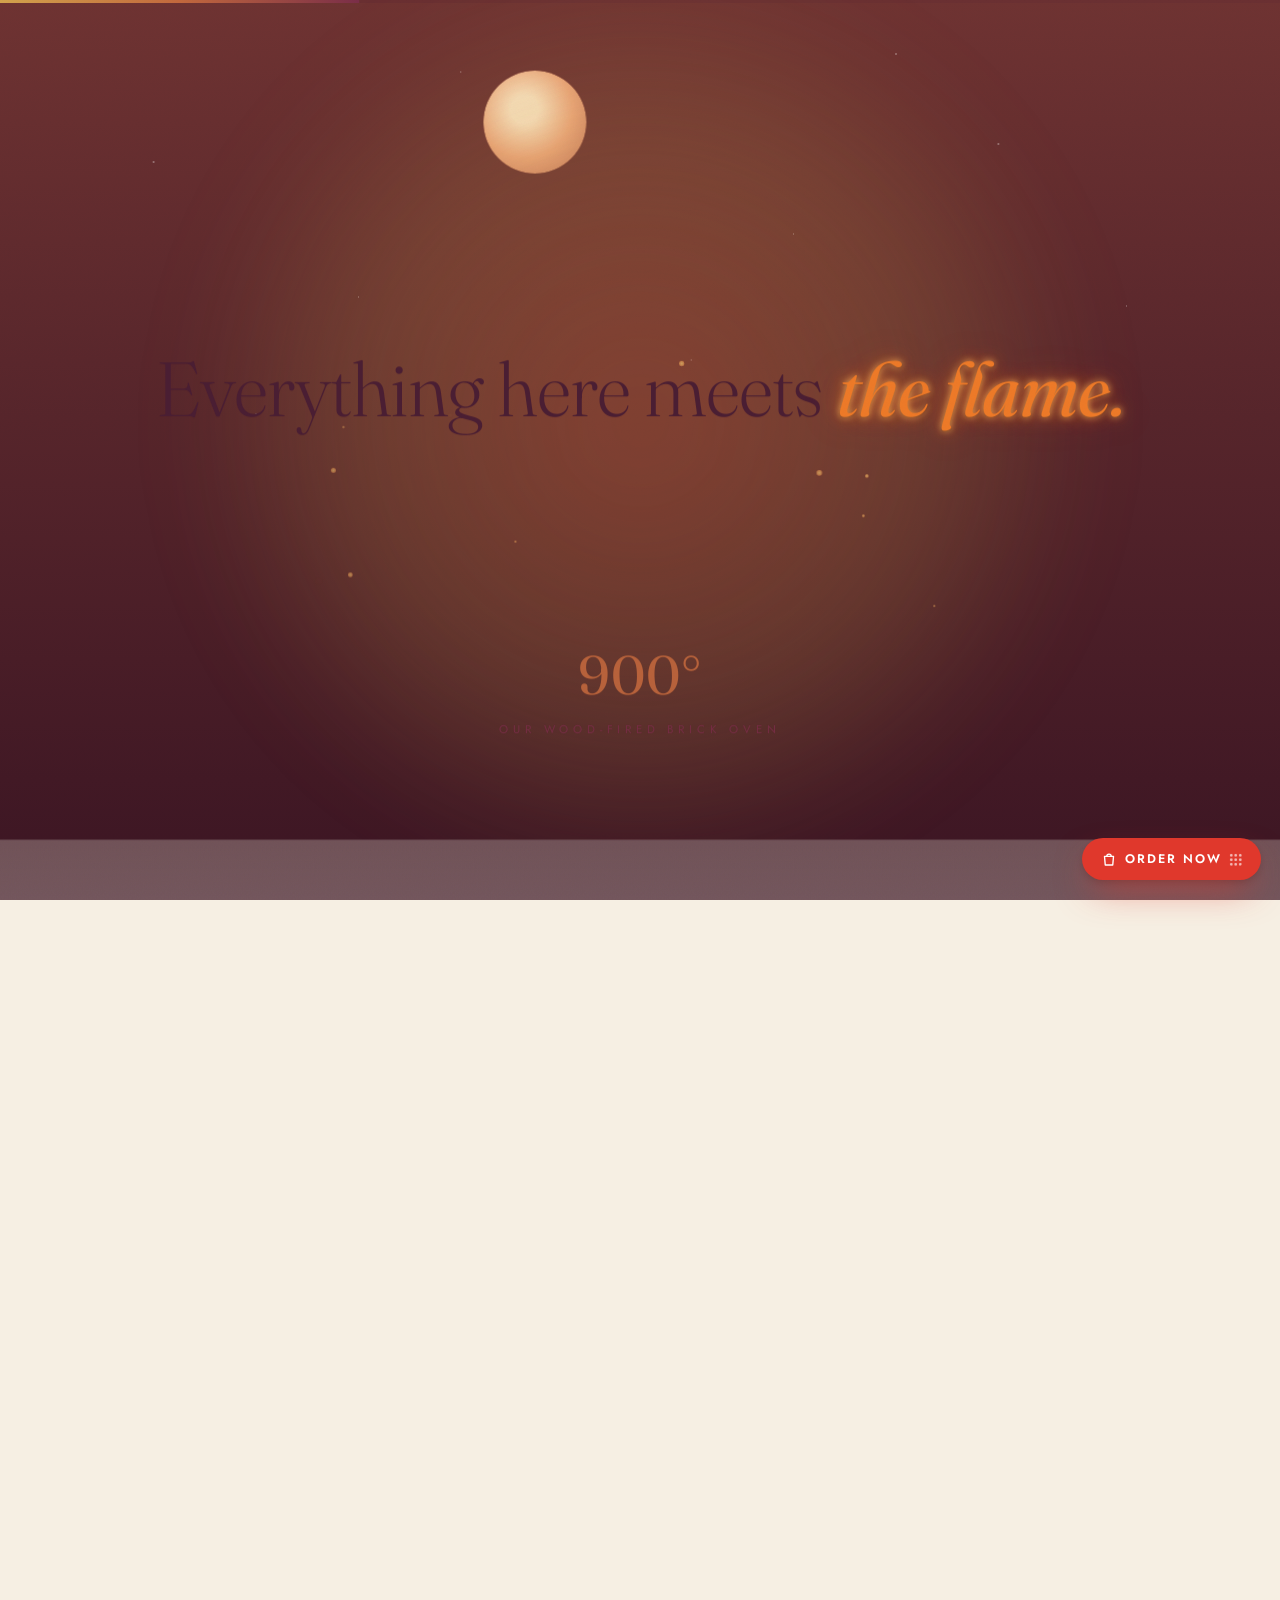
<file: index.html>
<!DOCTYPE html>
<html lang="en">
<head>
<meta charset="UTF-8">
<meta name="viewport" content="width=device-width, initial-scale=1.0">

<!-- ===== SEO: primary meta ===== -->
<title>Brindis Bistro &amp; Bar — Wood-Fired Mediterranean &amp; Turkish, Green Valley AZ</title>
<meta name="description" content="Wood-fired Turkish &amp; Mediterranean in Green Valley, AZ — 900&deg;F brick-oven pides, kebabs &amp; mezze, misted patio, sangria &amp; live music. Tue&ndash;Sun &middot; 520-849-6188.">
<link rel="canonical" href="https://www.brindisbistrobar.com/">
<!-- GO-LIVE: delete the next line to allow indexing (see GO-LIVE.md) -->
<meta name="robots" content="noindex, nofollow">
<meta name="author" content="Brindis Bistro &amp; Bar">
<meta name="theme-color" content="#4A1E33">
<meta name="geo.region" content="US-AZ">
<meta name="geo.placename" content="Green Valley">
<meta name="geo.position" content="31.8540;-110.9937">
<meta name="ICBM" content="31.8540, -110.9937">
<!-- GO-LIVE: add your Google Search Console verification meta here -->

<!-- ===== Open Graph / Twitter (social cards) ===== -->
<meta property="og:type" content="restaurant">
<meta property="og:site_name" content="Brindis Bistro &amp; Bar">
<meta property="og:title" content="Brindis Bistro &amp; Bar — Wood-Fired Mediterranean &amp; Turkish in Green Valley, AZ">
<meta property="og:description" content="900&deg;F brick-oven pides &amp; kebabs, quick lunches on the misted patio, dinners with wine, sangria &amp; live music. Green Valley, Arizona.">
<meta property="og:url" content="https://www.brindisbistrobar.com/">
<meta property="og:image" content="https://www.brindisbistrobar.com/assets/og-brindis.jpg">
<meta property="og:image:width" content="1200">
<meta property="og:image:height" content="630">
<meta property="og:locale" content="en_US">
<meta name="twitter:card" content="summary_large_image">
<meta name="twitter:title" content="Brindis Bistro &amp; Bar — Wood-Fired Mediterranean &amp; Turkish, Green Valley AZ">
<meta name="twitter:description" content="900&deg;F brick-oven pides &amp; kebabs, misted patio, sangria &amp; live music in Green Valley, Arizona.">
<meta name="twitter:image" content="https://www.brindisbistrobar.com/assets/og-brindis.jpg">

<!-- ===== icons / manifest ===== -->
<link rel="icon" href="favicon.ico" sizes="any">
<link rel="apple-touch-icon" href="apple-touch-icon.png">
<link rel="manifest" href="site.webmanifest">

<!-- ===== fonts (preconnected) ===== -->
<link rel="preconnect" href="https://fonts.googleapis.com">
<link rel="preconnect" href="https://fonts.gstatic.com" crossorigin>
<link href="https://fonts.googleapis.com/css2?family=Fraunces:ital,opsz,wght@0,9..144,300..600;1,9..144,300..600&family=Jost:wght@300;400;500;600&display=swap" rel="stylesheet">
<link rel="preload" as="image" imagesrcset="assets/brindis-logo-520.webp 520w, assets/brindis-logo-1040.webp 1040w" imagesizes="(max-width: 650px) 80vw, 520px" type="image/webp">

<link rel="stylesheet" href="css/base.css?v=3">
<link rel="stylesheet" href="css/styles.css?v=11">

<!-- ===== Structured data: Restaurant + WebSite (Schema.org JSON-LD) ===== -->
<script type="application/ld+json">
{
  "@context": "https://schema.org",
  "@graph": [
    {
      "@type": "Restaurant",
      "@id": "https://www.brindisbistrobar.com/#restaurant",
      "name": "Brindis Bistro & Bar",
      "alternateName": "Brindis Mediterranean Cuisine",
      "url": "https://www.brindisbistrobar.com/",
      "image": [
        "https://www.brindisbistrobar.com/assets/og-brindis.jpg",
        "https://www.brindisbistrobar.com/assets/brindis-logo.png"
      ],
      "logo": "https://www.brindisbistrobar.com/assets/brindis-logo.png",
      "description": "Wood-fired Mediterranean and Turkish restaurant and bar in Green Valley, Arizona — pides, lahmacun, kebabs and mezze from a 900-degree brick oven, quick lunches on a large misted patio and full dinners with wine, sangria and live music.",
      "servesCuisine": ["Mediterranean", "Turkish", "Middle Eastern"],
      "priceRange": "$$",
      "telephone": "+1-520-849-6188",
      "acceptsReservations": "True",
      "foundingDate": "2024",
      "address": {
        "@type": "PostalAddress",
        "streetAddress": "180 W Continental Rd #178",
        "addressLocality": "Green Valley",
        "addressRegion": "AZ",
        "postalCode": "85614",
        "addressCountry": "US"
      },
      "geo": {
        "@type": "GeoCoordinates",
        "latitude": "31.8540",
        "longitude": "-110.9937"
      },
      "areaServed": ["Green Valley", "Sahuarita", "Tucson"],
      "hasMenu": "https://www.brindisbistrobar.com/menu/",
      "potentialAction": {
        "@type": "OrderAction",
        "target": "https://www.toasttab.com/local/order/brindis-bistro-and-bar-180-w-continental-rd-178"
      },
      "openingHoursSpecification": [
        { "@type": "OpeningHoursSpecification", "dayOfWeek": ["Tuesday","Wednesday","Thursday","Friday","Saturday"], "opens": "11:00", "closes": "20:00" },
        { "@type": "OpeningHoursSpecification", "dayOfWeek": "Sunday", "opens": "11:00", "closes": "18:00" }
      ],
      "sameAs": [
        "https://www.instagram.com/brindismediterranean",
        "https://www.yelp.com/biz/brindis-bistro-green-valley"
      ]
    },
    {
      "@type": "WebSite",
      "@id": "https://www.brindisbistrobar.com/#website",
      "url": "https://www.brindisbistrobar.com/",
      "name": "Brindis Bistro & Bar",
      "publisher": { "@id": "https://www.brindisbistrobar.com/#restaurant" }
    }
  ]
}
</script>
</head>
<body>

<!-- ============ ATMOSPHERE — day → night sky (fixed, behind everything) ============ -->
<div class="sky" id="sky" aria-hidden="true">
  <div class="sky-grad"></div>
  <div class="sky-stars"></div>
  <div class="orb" id="orb"></div>
</div>

<!-- ============ FIXED UI (outside smooth wrapper) ============ -->
<div class="grain" aria-hidden="true"></div>

<nav class="site-nav" id="siteNav" aria-label="Main">
  <a class="nav-brand" href="/">Brindis <span class="amp">Bistro &amp; Bar</span></a>
  <div class="nav-links">
    <a href="/menu/">Menu</a>
    <a href="/about/">About</a>
    <a href="/events/">Events</a>
    <a href="/contact/">Contact</a>
    <a class="nav-call" href="tel:5208496188">520-849-6188</a>
  </div>
</nav>

<div class="preloader" id="preloader" aria-hidden="true">
  <div class="pre-inner">
    <span class="pre-mark">B</span>
    <span class="pre-word" id="preWord">BRINDIS</span>
    <span class="pre-rule"><i id="preRule"></i></span>
    <span class="pre-sub">Authentic Woodfire Cuisine</span>
  </div>
</div>

<div class="scroll-progress" aria-hidden="true"><i id="progressBar"></i></div>

<!-- floating, draggable ORDER NOW → Toast online ordering (repeat guests can skip straight here) -->
<a class="order-now" id="orderNow" href="https://www.toasttab.com/local/order/brindis-bistro-and-bar-180-w-continental-rd-178" target="_blank" rel="noopener" aria-label="Order online from Brindis Bistro & Bar">
  <svg viewBox="0 0 24 24" aria-hidden="true"><path d="M6 8.5h12l-1 11.5H7L6 8.5Z"/><path d="M9 8.5a3 3 0 0 1 6 0"/></svg>
  <span>Order Now</span>
  <i class="order-grip" aria-hidden="true"></i>
</a>

<!-- ============ SMOOTH SCROLL CONTENT ============ -->
<div id="smooth-wrapper">
<div id="smooth-content">
<main>

  <!-- crawlable intro + NAP (visually hidden; the visual story is told in the acts below) -->
  <p class="sr-only">Brindis Bistro &amp; Bar (Brindis Mediterranean Cuisine) is a wood-fired Mediterranean and Turkish restaurant and bar at 180 W Continental Rd #178 in Green Valley, Arizona. Our 900-degree brick oven turns out hand-stretched pides, lahmacun, shish kebabs, mezze with tzatziki and grilled pita, and baklava. By day we serve quick wood-fired pide lunches on our large misted patio; by night, a full Mediterranean dinner with wine, house sangria, live music, indoor dining and a cozy bar. Open Tuesday through Sunday from 11am — early dinner welcome. Order online, dine in, or call <a href="tel:5208496188">520-849-6188</a>. See the <a href="/menu/">full menu</a>, our <a href="/about/">story</a>, <a href="/events/">live music nights</a>, and <a href="/contact/">directions and reservations</a>.</p>

  <!-- ===== ACT 1 — HERO ===== -->
  <section class="hero" id="hero">
    <div class="ember-field" id="emberHero" aria-hidden="true"></div>
    <div class="hero-emblem" aria-hidden="true"></div>
    <div class="hero-inner">
      <p class="kicker hero-kicker">Green Valley &middot; Arizona</p>
      <picture>
        <source type="image/webp" srcset="assets/brindis-logo-520.webp 520w, assets/brindis-logo-1040.webp 1040w" sizes="(max-width: 650px) 80vw, 520px">
        <img class="hero-logo" src="assets/brindis-logo.png" alt="Brindis Bistro &amp; Bar" width="1800" height="1005" fetchpriority="high" decoding="async">
      </picture>
      <h1 class="hero-title">
        <span class="line">Authentic <em>Wood-Fired</em></span>
        <span class="line">Mediterranean Cuisine</span>
      </h1>
      <p class="hero-tag">Turkish &amp; Mediterranean &middot; Est.&nbsp;2024</p>
    </div>
    <div class="scroll-cue" aria-hidden="true"><span>Scroll</span><i></i></div>
  </section>

  <!-- ===== ACT 2 — THE FIRE (pinned story) ===== -->
  <section class="fire" id="fire">
    <div class="fire-stage">
      <div class="fire-line" data-dir="up"><span class="t">It begins with <em>fire.</em></span></div>
      <div class="fire-line" data-dir="left"><span class="t">Olive wood, sea salt, <em>a little patience.</em></span></div>
      <div class="fire-line" data-dir="right"><span class="t">Recipes carried from <em>Anatolia</em> to the Sonoran desert.</span></div>
      <div class="fire-line" data-dir="scale"><span class="t">Everything here meets <em>the flame.</em></span></div>
    </div>
    <div class="fire-glow" aria-hidden="true"></div>
    <div class="oven-temp" aria-hidden="true"><b id="ovenTemp">0&deg;</b><span>Our wood-fired brick oven</span></div>
  </section>

  <!-- ===== ACT 3 — BY DAY: QUICK WOOD-FIRED FLATBREAD LUNCH ===== -->
  <section class="lunch" id="lunch">
    <div class="wrap">
      <header class="lunch-head">
        <p class="kicker">By Day &middot; On the Patio</p>
        <h2 class="sect-title">Wood-Fired<br><em>Flatbread, Fast</em></h2>
        <p class="sect-lede">Hand-stretched pide dough blistered in the 900-degree brick oven in about ninety seconds, carried straight to our big misted patio. A quick, bright Mediterranean lunch.</p>
        <svg class="bake" viewBox="0 0 240 160" aria-hidden="true">
          <path id="breadCooked" d="M120 22 C170 12 226 52 214 84 C228 118 168 152 116 138 C68 150 12 110 26 76 C14 44 74 32 120 22 Z"/>
          <path id="breadMorph" d="M120 20 C172 20 220 47 220 80 C220 113 172 140 120 140 C68 140 20 113 20 80 C20 47 68 20 120 20 Z"/>
        </svg>
      </header>

      <!-- LUNCH ⇆ DINNER flip scene -->
      <div class="scene" id="lunchScene" data-mode="lunch">
        <div class="scene-toggle" role="tablist" aria-label="See lunch or dinner">
          <button class="lt-btn is-on" data-mode="lunch" role="tab" aria-selected="true">Lunch</button>
          <button class="lt-btn" data-mode="dinner" role="tab" aria-selected="false">Dinner</button>
          <i class="lt-thumb" aria-hidden="true"></i>
        </div>
        <div class="scene-stage">
          <div class="scene-media">
            <div class="photo-slot r169">
              <div class="ph"><svg viewBox="0 0 24 24" aria-hidden="true"><path d="M4 9.5a8 4 0 0 1 16 0c0 2.2-3 4-8 4s-8-1.8-8-4Z"/><path d="M8 8.4h.01M11.5 7.6h.01M15 8.4h.01"/></svg><span class="ph-tag">Brindis</span></div>
              <img class="scene-img scene-img-lunch" src="assets/real/pide.webp" width="1200" height="675" alt="Wood-fired spinach pide fresh from the 900-degree brick oven at Brindis Bistro &amp; Bar, Green Valley AZ" loading="lazy" onload="this.classList.add('loaded')" onerror="this.remove()">
              <img class="scene-img scene-img-dinner" src="assets/real/mezze-table.webp" width="765" height="430" alt="A shared Mediterranean dinner spread — kebabs, pide and whole fish — at Brindis Bistro &amp; Bar, Green Valley AZ" loading="lazy" onload="this.classList.add('loaded')" onerror="this.remove()">
            </div>
          </div>
          <div class="scene-copy">
            <span class="scene-chip" id="sceneChip">Midday</span>
            <h3 class="scene-headline" id="sceneHeadline">Wood-fired in ~90 seconds.</h3>
            <p class="scene-sub" id="sceneSub">Fast and casual on our big misted patio &mdash; flatbreads ready in minutes.</p>
            <p class="scene-price" id="scenePrice">Flatbreads &middot; $12&ndash;15</p>
          </div>
        </div>
      </div>

      <!-- flatbread + salad menu (light lunch fare) -->
      <div class="lunch-menu">
        <div class="lunch-col">
          <p class="kicker">Stone &amp; Flame</p>
          <h3 class="lunch-sub">Pides &amp; Flatbreads</h3>
          <ul class="tag-list" id="flatList"><!-- injected --></ul>
        </div>
        <div class="lunch-col">
          <p class="kicker">From the Garden</p>
          <h3 class="lunch-sub">Salads</h3>
          <ul class="line-list" id="saladList"><!-- injected --></ul>
        </div>
      </div>
    </div>
  </section>

  <!-- ===== ACT 3 — MEZZE (horizontal pin) ===== -->
  <section class="mezze" id="mezze">
    <div class="mezze-viewport">
      <div class="mezze-track" id="mezzeTrack">
        <div class="mezze-intro">
          <p class="kicker">To Begin</p>
          <h2 class="sect-title">Mezze</h2>
          <p class="sect-lede">Small plates, slow rituals. Each one made to be torn, dipped and shared across the table.</p>
          <span class="drag-hint">Keep scrolling &rarr;</span>
        </div>
        <!-- cards injected by JS -->
      </div>
    </div>
  </section>

  <!-- ===== ACT 4 — FROM THE WOODFIRE (dark) ===== -->
  <section class="woodfire" id="woodfire">
    <div class="ember-field" id="emberWood" aria-hidden="true"></div>
    <div class="wrap">
      <header class="woodfire-head">
        <p class="kicker light">By Night &middot; The Feast</p>
        <h2 class="sect-title huge">From the<br><em>Woodfire</em></h2>
        <p class="sect-lede light">As the sun drops, the oven hits its stride &mdash; kebabs, shanks and whole fish charred over olive wood, plated with rice, market vegetables and house yogurt.</p>
      </header>
      <div class="entree-list" id="entreeList"><!-- injected --></div>
    </div>
  </section>

  <!-- ===== ACT 6 — THE EXPERIENCE: WINE · SANGRIA · LIVE MUSIC · PATIO ===== -->
  <section class="experience" id="experience">
    <div class="ember-field" id="emberExp" aria-hidden="true"></div>
    <div class="wrap">
      <header class="exp-head">
        <p class="kicker light">After Dark</p>
        <h2 class="sect-title">Wine, Sangria<br><em>&amp; Live Music</em></h2>
        <div class="equalizer" aria-hidden="true"><i></i><i></i><i></i><i></i><i></i><i></i><i></i></div>
        <p class="sect-lede light">When the desert cools, the patio fills. Glasses pour, the music starts, and dinner becomes an evening &mdash; under the misters and the stars.</p>
      </header>

      <div class="gallery" id="gallery">
        <div class="gallery-viewport" id="galleryViewport" tabindex="0" role="region" aria-label="Photo gallery of the patio, music, dining room and bar — use the left and right arrow keys to browse">
          <div class="gallery-track" id="galleryTrack">
            <article class="g-card">
              <div class="photo-slot r45"><div class="ph"><svg viewBox="0 0 24 24" aria-hidden="true"><path d="M5 19c0-8 6-14 14-14 0 8-6 14-14 14Z"/><path d="M9 15 15 9"/></svg><span class="ph-tag">Brindis</span></div><img src="assets/photos/patio-night.jpg?v=3" alt="The large misted patio at night with string lights at Brindis Bistro &amp; Bar, Green Valley AZ" loading="lazy" onload="this.classList.add('loaded')" onerror="this.remove()"></div>
              <h3 class="g-title">The Misted Patio</h3>
              <p class="g-desc">Our big patio, cooled by misters and strung with lights &mdash; desert evenings made easy.</p>
            </article>
            <article class="g-card">
              <div class="photo-slot r45"><div class="ph"><svg viewBox="0 0 24 24" aria-hidden="true"><path d="M9 18V5l10-2v13"/><circle cx="6.5" cy="18" r="2.5"/><circle cx="16.5" cy="16" r="2.5"/></svg><span class="ph-tag">Brindis</span></div><img src="assets/photos/live-music.jpg?v=3" alt="Live acoustic music corner at Brindis Bistro &amp; Bar, Green Valley AZ" loading="lazy" onload="this.classList.add('loaded')" onerror="this.remove()"></div>
              <h3 class="g-title">Live Music</h3>
              <p class="g-desc">Local players most weekends &mdash; oud, guitar and a warm, easy room.</p>
            </article>
            <article class="g-card">
              <div class="photo-slot r45"><div class="ph"><svg viewBox="0 0 24 24" aria-hidden="true"><path d="M4 20V9l8-5 8 5v11"/><path d="M9 20v-6h6v6"/></svg><span class="ph-tag">Brindis</span></div><img src="assets/real/interior.webp" width="800" height="1000" alt="Inside the dining room at Brindis Bistro &amp; Bar — wooden tables, wine shelves and a cozy bar, Green Valley AZ" loading="lazy" onload="this.classList.add('loaded')" onerror="this.remove()"></div>
              <h3 class="g-title">Indoor Dining</h3>
              <p class="g-desc">A candlelit room and warm lamplight for when you&rsquo;d rather be inside.</p>
            </article>
            <article class="g-card">
              <div class="photo-slot r45"><div class="ph"><svg viewBox="0 0 24 24" aria-hidden="true"><path d="M6 3h12l-1 6a5 5 0 0 1-10 0L6 3Z"/><path d="M12 14v5M8 21h8"/></svg><span class="ph-tag">Brindis</span></div><img src="assets/photos/snug-bar.jpg?v=3" alt="A small cozy bar with a few stools at Brindis Bistro &amp; Bar, Green Valley AZ" loading="lazy" onload="this.classList.add('loaded')" onerror="this.remove()"></div>
              <h3 class="g-title">A Little Bar</h3>
              <p class="g-desc">Pull up for a glass of wine or sangria before your table &mdash; just a few good stools.</p>
            </article>
            <article class="g-card">
              <div class="photo-slot r45"><div class="ph"><svg viewBox="0 0 24 24" aria-hidden="true"><path d="M6 3h12l-3 8v6h2v2H7v-2h2v-6L6 3Z"/></svg><span class="ph-tag">Brindis</span></div><img src="assets/photos/sangria-pour.jpg?v=3" alt="House sangria being poured at Brindis Bistro &amp; Bar, Green Valley AZ" loading="lazy" onload="this.classList.add('loaded')" onerror="this.remove()"></div>
              <h3 class="g-title">Wine &amp; Sangria</h3>
              <p class="g-desc">House sangria, Mediterranean reds and something cold, bright and citrusy.</p>
            </article>
          </div>
        </div>
        <p class="gallery-hint" id="galleryHint">Drag to explore &rarr;</p>
      </div>
    </div>
  </section>

  <!-- ===== ACT 6 — SWEET FINISH ===== -->
  <section class="sweets" id="sweets">
    <div class="wrap">
      <header class="sweets-head">
        <p class="kicker">Last Course</p>
        <h2 class="sect-title">A Sweet Finish</h2>
      </header>
      <div class="sweets-grid" id="sweetsGrid"><!-- injected --></div>
      <div class="drinks">
        <p class="kicker">From the Kettle</p>
        <ul class="drink-list" id="drinkList"><!-- injected --></ul>
      </div>
    </div>
  </section>

  <!-- ===== VOICES — word around Green Valley (real guest reviews) ===== -->
  <section class="voices" id="voices">
    <div class="wrap">
      <p class="kicker light voices-kicker">Word Around Green Valley</p>
      <div class="quote-strip">
        <div class="quote-card">
          <blockquote>&ldquo;The staff was beyond courteous and attentive! A true rarity in the restaurant industry.&rdquo;</blockquote>
          <cite>&mdash; Guest review</cite>
        </div>
        <div class="quote-card">
          <blockquote>&ldquo;Food is excellent and authentic tasting&hellip; I especially love the tzatziki sauce and grilled pita bread.&rdquo;</blockquote>
          <cite>&mdash; Guest review</cite>
        </div>
        <div class="quote-card">
          <blockquote>&ldquo;What a welcomed addition to Green Valley.&rdquo;</blockquote>
          <cite>&mdash; Guest review</cite>
        </div>
      </div>
    </div>
  </section>

  <!-- ===== ACT 7 — THE TABLE (statement + reservations) ===== -->
  <section class="table" id="table">
    <div class="wrap table-inner">
      <p class="kicker light">Come Hungry</p>
      <blockquote class="table-quote">
        <span class="ql line">Come for the <em>fire.</em></span>
        <span class="ql line">Stay for the <em>table.</em></span>
      </blockquote>
      <div class="table-meta">
        <!-- hours/address from public listings (Toast/Yelp) — please verify before go-live -->
        <div class="meta-block">
          <span class="meta-label">Tue&ndash;Sat</span>
          <span class="meta-value hours">11am &ndash; 8pm</span>
        </div>
        <div class="meta-block">
          <span class="meta-label">Sunday</span>
          <span class="meta-value hours">11am &ndash; 6pm</span>
        </div>
        <div class="meta-block">
          <span class="meta-label">Find Us</span>
          <span class="meta-value">180 W Continental Rd, Green Valley</span>
        </div>
        <div class="meta-block">
          <span class="meta-label">Reservations</span>
          <a class="meta-value" href="tel:5208496188">520&middot;849&middot;6188</a>
        </div>
      </div>
      <p class="table-note">Closed Mondays</p>
      <a class="btn-menu" href="/menu/">View the Full Menu</a>
    </div>
  </section>

  <!-- ===== FINALE — "Stay Tuned for Big Things" ===== -->
  <section class="finale" id="finale">
    <div class="finale-bg" aria-hidden="true"></div>
    <!-- a faint "B" constellation traces itself into the night sky -->
    <svg class="finale-constellation" viewBox="0 0 120 150" aria-hidden="true">
      <path class="c-line" d="M30 16 L30 134 M30 16 C82 12 88 64 30 70 C96 66 102 138 30 134" fill="none"/>
      <g class="c-stars">
        <circle cx="30" cy="16" r="2.6"/><circle cx="30" cy="70" r="2.2"/><circle cx="30" cy="134" r="2.6"/>
        <circle cx="70" cy="22" r="1.8"/><circle cx="74" cy="44" r="2.4"/><circle cx="66" cy="64" r="1.7"/>
        <circle cx="78" cy="80" r="1.9"/><circle cx="86" cy="106" r="2.5"/><circle cx="72" cy="128" r="1.8"/>
      </g>
    </svg>
    <div class="finale-inner">
      <p class="kicker light finale-kicker">The Story Continues</p>
      <h2 class="finale-line"><span class="fl">Stay tuned for</span><span class="fl"><em>big things.</em></span></h2>
      <svg class="finale-underline" viewBox="0 0 320 14" preserveAspectRatio="none" aria-hidden="true"><path d="M3 9 C 90 3, 230 3, 317 9" fill="none"/></svg>
      <p class="finale-place">Brindis Bistro &amp; Bar &middot; Green Valley, Arizona</p>
    </div>
  </section>

  <!-- ===== FOOTER / UNITY BEAT ===== -->
  <footer class="foot" id="foot">
    <div class="wrap">
      <p class="foot-line">From our fire to <em>your table.</em></p>
      <div class="foot-logos">
        <picture>
          <source type="image/webp" srcset="assets/brindis-logo-520.webp">
          <img class="foot-brindis" src="assets/brindis-logo.png" alt="Brindis Bistro &amp; Bar" loading="lazy" width="1800" height="1005">
        </picture>
      </div>
      <nav class="foot-nav" aria-label="Footer">
        <a href="/menu/">Menu</a>
        <a href="/about/">About</a>
        <a href="/events/">Events</a>
        <a href="/contact/">Contact</a>
        <a href="/hours/">Hours</a>
        <a href="https://www.instagram.com/brindismediterranean" target="_blank" rel="noopener">Instagram</a>
      </nav>
      <p class="foot-hours"><b>Tue&ndash;Sat</b> 11am&ndash;8pm &nbsp;&middot;&nbsp; <b>Sun</b> 11am&ndash;6pm &nbsp;&middot;&nbsp; Closed Mondays</p>
      <div class="foot-meta">
        <span>180 W Continental Rd #178, Green Valley, AZ 85614</span>
        <span class="dot">&middot;</span>
        <a href="tel:5208496188">520&middot;849&middot;6188</a>
        <span class="dot">&middot;</span>
        <a href="https://www.google.com/maps/search/?api=1&amp;query=Brindis%20Bistro%20Bar%20180%20W%20Continental%20Rd%20Green%20Valley%20AZ" target="_blank" rel="noopener">Get directions</a>
      </div>
      <p class="foot-credit">Brindis Bistro &amp; Bar &mdash; Wood-Fired Mediterranean &amp; Turkish &middot; Est. 2024</p>
    </div>
  </footer>

</main>
</div><!-- /smooth-content -->
</div><!-- /smooth-wrapper -->

<!-- ============ GSAP (local build — only the plugins this page uses) ============ -->
<!-- load order: core first; InertiaPlugin before Draggable; CustomEase before CustomWiggle -->
<script defer src="vendor/gsap/gsap.min.js"></script>
<script defer src="vendor/gsap/ScrollTrigger.min.js"></script>
<script defer src="vendor/gsap/ScrollSmoother.min.js"></script>
<script defer src="vendor/gsap/Observer.min.js"></script>
<script defer src="vendor/gsap/SplitText.min.js"></script>
<script defer src="vendor/gsap/DrawSVGPlugin.min.js"></script>
<script defer src="vendor/gsap/MorphSVGPlugin.min.js"></script>
<script defer src="vendor/gsap/Physics2DPlugin.min.js"></script>
<script defer src="vendor/gsap/InertiaPlugin.min.js"></script>
<script defer src="vendor/gsap/Draggable.min.js"></script>
<script defer src="vendor/gsap/Flip.min.js"></script>
<script defer src="vendor/gsap/CustomEase.min.js"></script>
<script defer src="vendor/gsap/CustomWiggle.min.js"></script>
<script defer src="js/menu-data.js?v=3"></script>
<script defer src="js/main.js?v=12"></script>
</body>
</html>
</file>
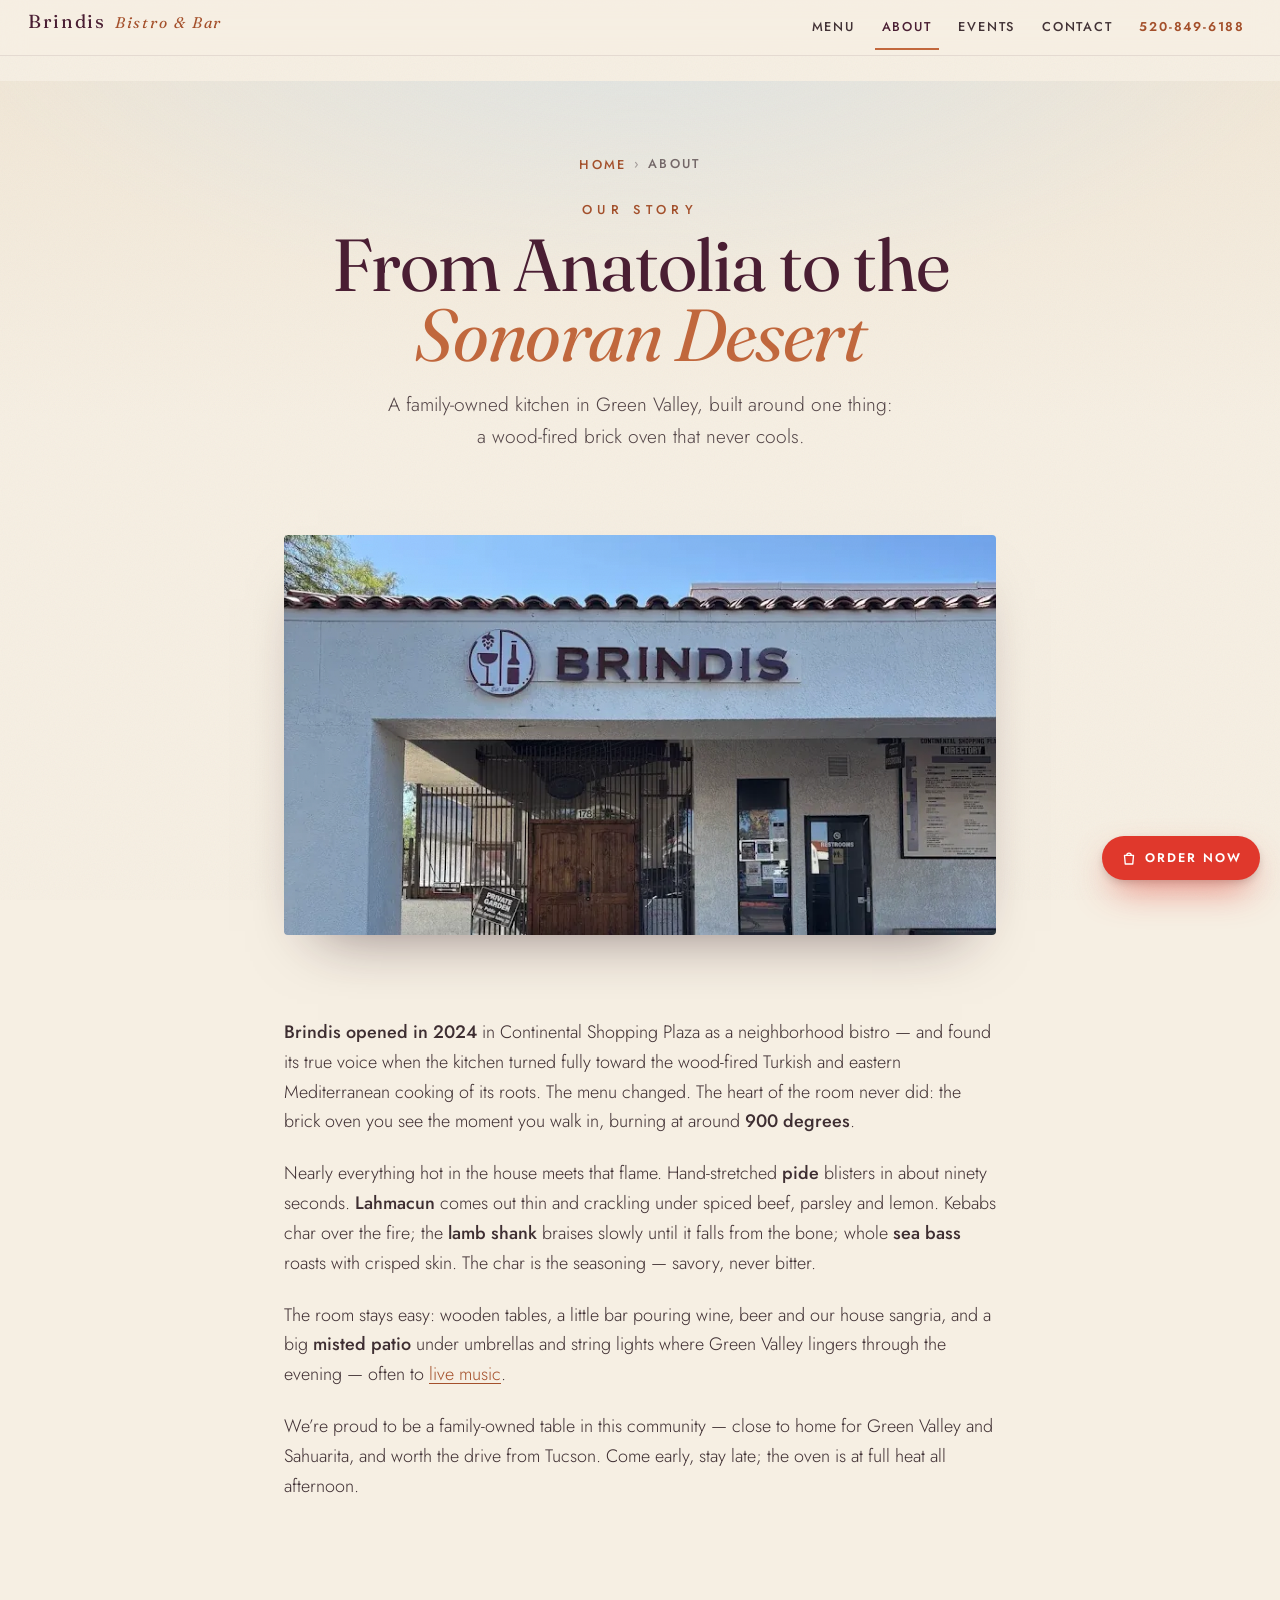
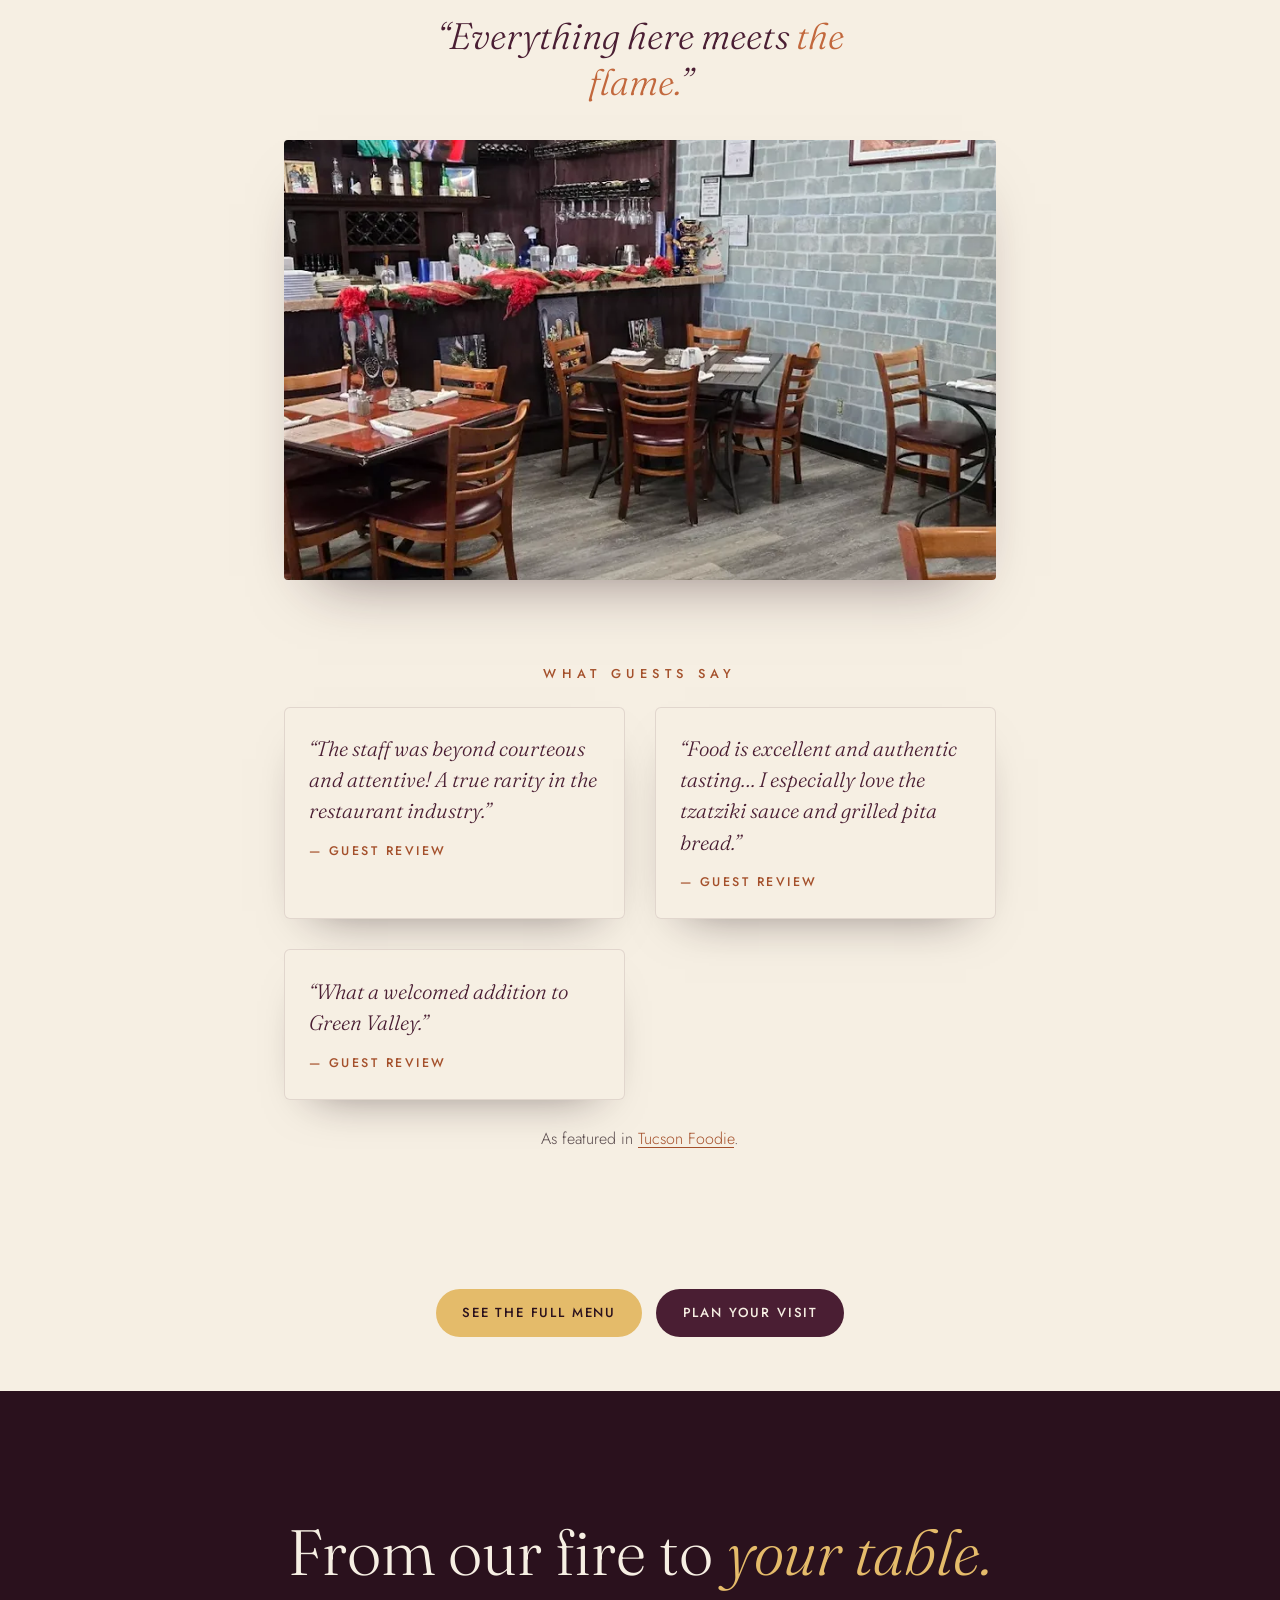
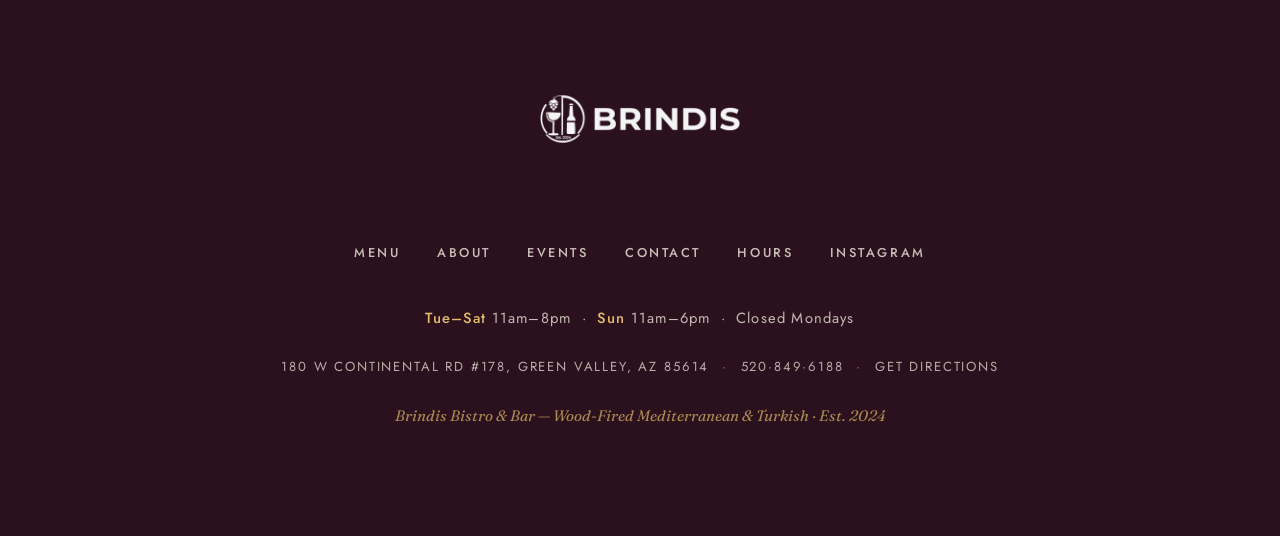
<file: about/index.html>
<!DOCTYPE html>
<html lang="en">
<head>
<meta charset="UTF-8">
<meta name="viewport" content="width=device-width, initial-scale=1.0">

<title>Our Story — The 900&deg;F Brick Oven | Brindis Bistro &amp; Bar</title>
<meta name="description" content="How a Green Valley bistro became a wood-fired Turkish kitchen — recipes carried from Anatolia to the Sonoran Desert, baked in a 900&deg;F brick oven. Family-owned in Continental Plaza.">
<link rel="canonical" href="https://www.brindisbistrobar.com/about/">
<!-- GO-LIVE: delete the next line to allow indexing (see GO-LIVE.md) -->
<meta name="robots" content="noindex, nofollow">
<meta name="author" content="Brindis Bistro &amp; Bar">
<meta name="theme-color" content="#4A1E33">

<meta property="og:type" content="website">
<meta property="og:site_name" content="Brindis Bistro &amp; Bar">
<meta property="og:title" content="Our Story — The 900&deg;F Brick Oven | Brindis Bistro &amp; Bar">
<meta property="og:description" content="From Anatolia to the Sonoran Desert — the family-owned wood-fired Turkish kitchen of Green Valley, Arizona.">
<meta property="og:url" content="https://www.brindisbistrobar.com/about/">
<meta property="og:image" content="https://www.brindisbistrobar.com/assets/og/og-about.jpg">
<meta property="og:image:width" content="1200">
<meta property="og:image:height" content="630">
<meta name="twitter:card" content="summary_large_image">
<meta name="twitter:title" content="Our Story — Brindis Bistro &amp; Bar">
<meta name="twitter:description" content="From Anatolia to the Sonoran Desert — wood-fired Turkish cooking in Green Valley, AZ.">
<meta name="twitter:image" content="https://www.brindisbistrobar.com/assets/og/og-about.jpg">

<link rel="icon" href="/favicon.ico" sizes="any">
<link rel="apple-touch-icon" href="/apple-touch-icon.png">
<link rel="manifest" href="/site.webmanifest">

<link rel="preconnect" href="https://fonts.googleapis.com">
<link rel="preconnect" href="https://fonts.gstatic.com" crossorigin>
<link href="https://fonts.googleapis.com/css2?family=Fraunces:ital,opsz,wght@0,9..144,300..600;1,9..144,300..600&family=Jost:wght@300;400;500;600&display=swap" rel="stylesheet">

<link rel="stylesheet" href="/css/base.css?v=3">
<link rel="stylesheet" href="/css/site.css?v=1">

<script type="application/ld+json">
{
  "@context": "https://schema.org",
  "@graph": [
    {
      "@type": "BreadcrumbList",
      "itemListElement": [
        { "@type": "ListItem", "position": 1, "name": "Home", "item": "https://www.brindisbistrobar.com/" },
        { "@type": "ListItem", "position": 2, "name": "About", "item": "https://www.brindisbistrobar.com/about/" }
      ]
    },
    {
      "@type": "AboutPage",
      "@id": "https://www.brindisbistrobar.com/about/#page",
      "url": "https://www.brindisbistrobar.com/about/",
      "name": "Our Story — Brindis Bistro & Bar",
      "about": { "@id": "https://www.brindisbistrobar.com/#restaurant" },
      "mainEntity": { "@id": "https://www.brindisbistrobar.com/#restaurant" }
    },
    {
      "@type": "Restaurant",
      "@id": "https://www.brindisbistrobar.com/#restaurant",
      "name": "Brindis Bistro & Bar",
      "alternateName": "Brindis Mediterranean Cuisine",
      "url": "https://www.brindisbistrobar.com/",
      "foundingDate": "2024"
    }
  ]
}
</script>
</head>
<body class="subpage">

<div class="grain" aria-hidden="true"></div>

<nav class="site-nav" aria-label="Main">
  <a class="nav-brand" href="/">Brindis <span class="amp">Bistro &amp; Bar</span></a>
  <div class="nav-links">
    <a href="/menu/">Menu</a>
    <a href="/about/" aria-current="page">About</a>
    <a href="/events/">Events</a>
    <a href="/contact/">Contact</a>
    <a class="nav-call" href="tel:5208496188">520-849-6188</a>
  </div>
</nav>

<a class="order-now static" href="https://www.toasttab.com/local/order/brindis-bistro-and-bar-180-w-continental-rd-178" target="_blank" rel="noopener" aria-label="Order online from Brindis Bistro & Bar">
  <svg viewBox="0 0 24 24" aria-hidden="true"><path d="M6 8.5h12l-1 11.5H7L6 8.5Z"/><path d="M9 8.5a3 3 0 0 1 6 0"/></svg>
  <span>Order Now</span>
</a>

<main>
  <header class="page-hero">
    <nav class="crumbs" aria-label="Breadcrumb"><a href="/">Home</a><span class="sep">&rsaquo;</span><span aria-current="page">About</span></nav>
    <p class="kicker">Our Story</p>
    <h1 class="sect-title">From Anatolia to the<br><em>Sonoran Desert</em></h1>
    <p class="sect-lede" style="margin-inline:auto">A family-owned kitchen in Green Valley, built around one thing: a wood-fired brick oven that never cools.</p>
  </header>

  <div class="wrap narrow">

    <figure class="photo-band rv">
      <img src="/assets/real/storefront.webp" width="765" height="430" alt="The Brindis storefront in Continental Shopping Plaza, Green Valley — terracotta roof tiles and wooden doors" loading="lazy" decoding="async">
    </figure>

    <!-- OWNER: please read this story for accuracy before go-live (facts drawn from
         Tucson Foodie, Apr 2025, and our public listings). Edit anything that's off. -->
    <section class="page-section prose rv">
      <p><strong>Brindis opened in 2024</strong> in Continental Shopping Plaza as a neighborhood bistro &mdash; and found its true voice when the kitchen turned fully toward the wood-fired Turkish and eastern Mediterranean cooking of its roots. The menu changed. The heart of the room never did: the brick oven you see the moment you walk in, burning at around <strong>900 degrees</strong>.</p>
      <p>Nearly everything hot in the house meets that flame. Hand-stretched <strong>pide</strong> blisters in about ninety seconds. <strong>Lahmacun</strong> comes out thin and crackling under spiced beef, parsley and lemon. Kebabs char over the fire; the <strong>lamb shank</strong> braises slowly until it falls from the bone; whole <strong>sea bass</strong> roasts with crisped skin. The char is the seasoning &mdash; savory, never bitter.</p>
      <p>The room stays easy: wooden tables, a little bar pouring wine, beer and our house sangria, and a big <strong>misted patio</strong> under umbrellas and string lights where Green Valley lingers through the evening &mdash; often to <a href="/events/">live music</a>.</p>
      <p>We&rsquo;re proud to be a family-owned table in this community &mdash; close to home for Green Valley and Sahuarita, and worth the drive from Tucson. Come early, stay late; the oven is at full heat all afternoon.</p>
    </section>

    <p class="pull-quote rv">&ldquo;Everything here meets <em>the flame.</em>&rdquo;</p>

    <figure class="photo-band rv">
      <img src="/assets/real/interior.webp" width="800" height="1000" style="max-height:440px;object-fit:cover" alt="Inside the Brindis dining room — wooden tables, wine shelves and the bar" loading="lazy" decoding="async">
    </figure>

    <section class="page-section rv">
      <p class="kicker" style="text-align:center;margin-bottom:1.4rem">What Guests Say</p>
      <div class="quote-strip">
        <div class="quote-card">
          <blockquote>&ldquo;The staff was beyond courteous and attentive! A true rarity in the restaurant industry.&rdquo;</blockquote>
          <cite>&mdash; Guest review</cite>
        </div>
        <div class="quote-card">
          <blockquote>&ldquo;Food is excellent and authentic tasting&hellip; I especially love the tzatziki sauce and grilled pita bread.&rdquo;</blockquote>
          <cite>&mdash; Guest review</cite>
        </div>
        <div class="quote-card">
          <blockquote>&ldquo;What a welcomed addition to Green Valley.&rdquo;</blockquote>
          <cite>&mdash; Guest review</cite>
        </div>
      </div>
      <p class="hours-note" style="margin-top:1.6rem">As featured in <a href="https://tucsonfoodie.com/2025/04/23/wood-fired-turkish-pides-more-at-brindis-mediterranean-cuisine-photos/" target="_blank" rel="noopener" style="color:var(--terracotta-text);text-decoration:underline;text-underline-offset:3px">Tucson Foodie</a>.</p>
    </section>

    <section class="page-section rv" style="text-align:center">
      <div class="btn-row">
        <a class="btn" href="/menu/">See the Full Menu</a>
        <a class="btn dark" href="/contact/">Plan Your Visit</a>
      </div>
    </section>

  </div>
</main>

<footer class="foot">
  <div class="wrap">
    <p class="foot-line">From our fire to <em>your table.</em></p>
    <div class="foot-logos">
      <picture>
        <source type="image/webp" srcset="/assets/brindis-logo-520.webp">
        <img class="foot-brindis" src="/assets/brindis-logo.png" alt="Brindis Bistro &amp; Bar" loading="lazy" width="1800" height="1005">
      </picture>
    </div>
    <nav class="foot-nav" aria-label="Footer">
      <a href="/menu/">Menu</a>
      <a href="/about/">About</a>
      <a href="/events/">Events</a>
      <a href="/contact/">Contact</a>
      <a href="/hours/">Hours</a>
      <a href="https://www.instagram.com/brindismediterranean" target="_blank" rel="noopener">Instagram</a>
    </nav>
    <p class="foot-hours"><b>Tue&ndash;Sat</b> 11am&ndash;8pm &nbsp;&middot;&nbsp; <b>Sun</b> 11am&ndash;6pm &nbsp;&middot;&nbsp; Closed Mondays</p>
    <div class="foot-meta">
      <span>180 W Continental Rd #178, Green Valley, AZ 85614</span>
      <span class="dot">&middot;</span>
      <a href="tel:5208496188">520&middot;849&middot;6188</a>
      <span class="dot">&middot;</span>
      <a href="https://www.google.com/maps/search/?api=1&amp;query=Brindis%20Bistro%20Bar%20180%20W%20Continental%20Rd%20Green%20Valley%20AZ" target="_blank" rel="noopener">Get directions</a>
    </div>
    <p class="foot-credit">Brindis Bistro &amp; Bar &mdash; Wood-Fired Mediterranean &amp; Turkish &middot; Est. 2024</p>
  </div>
</footer>

<script defer src="/js/site.js?v=1"></script>
</body>
</html>
</file>
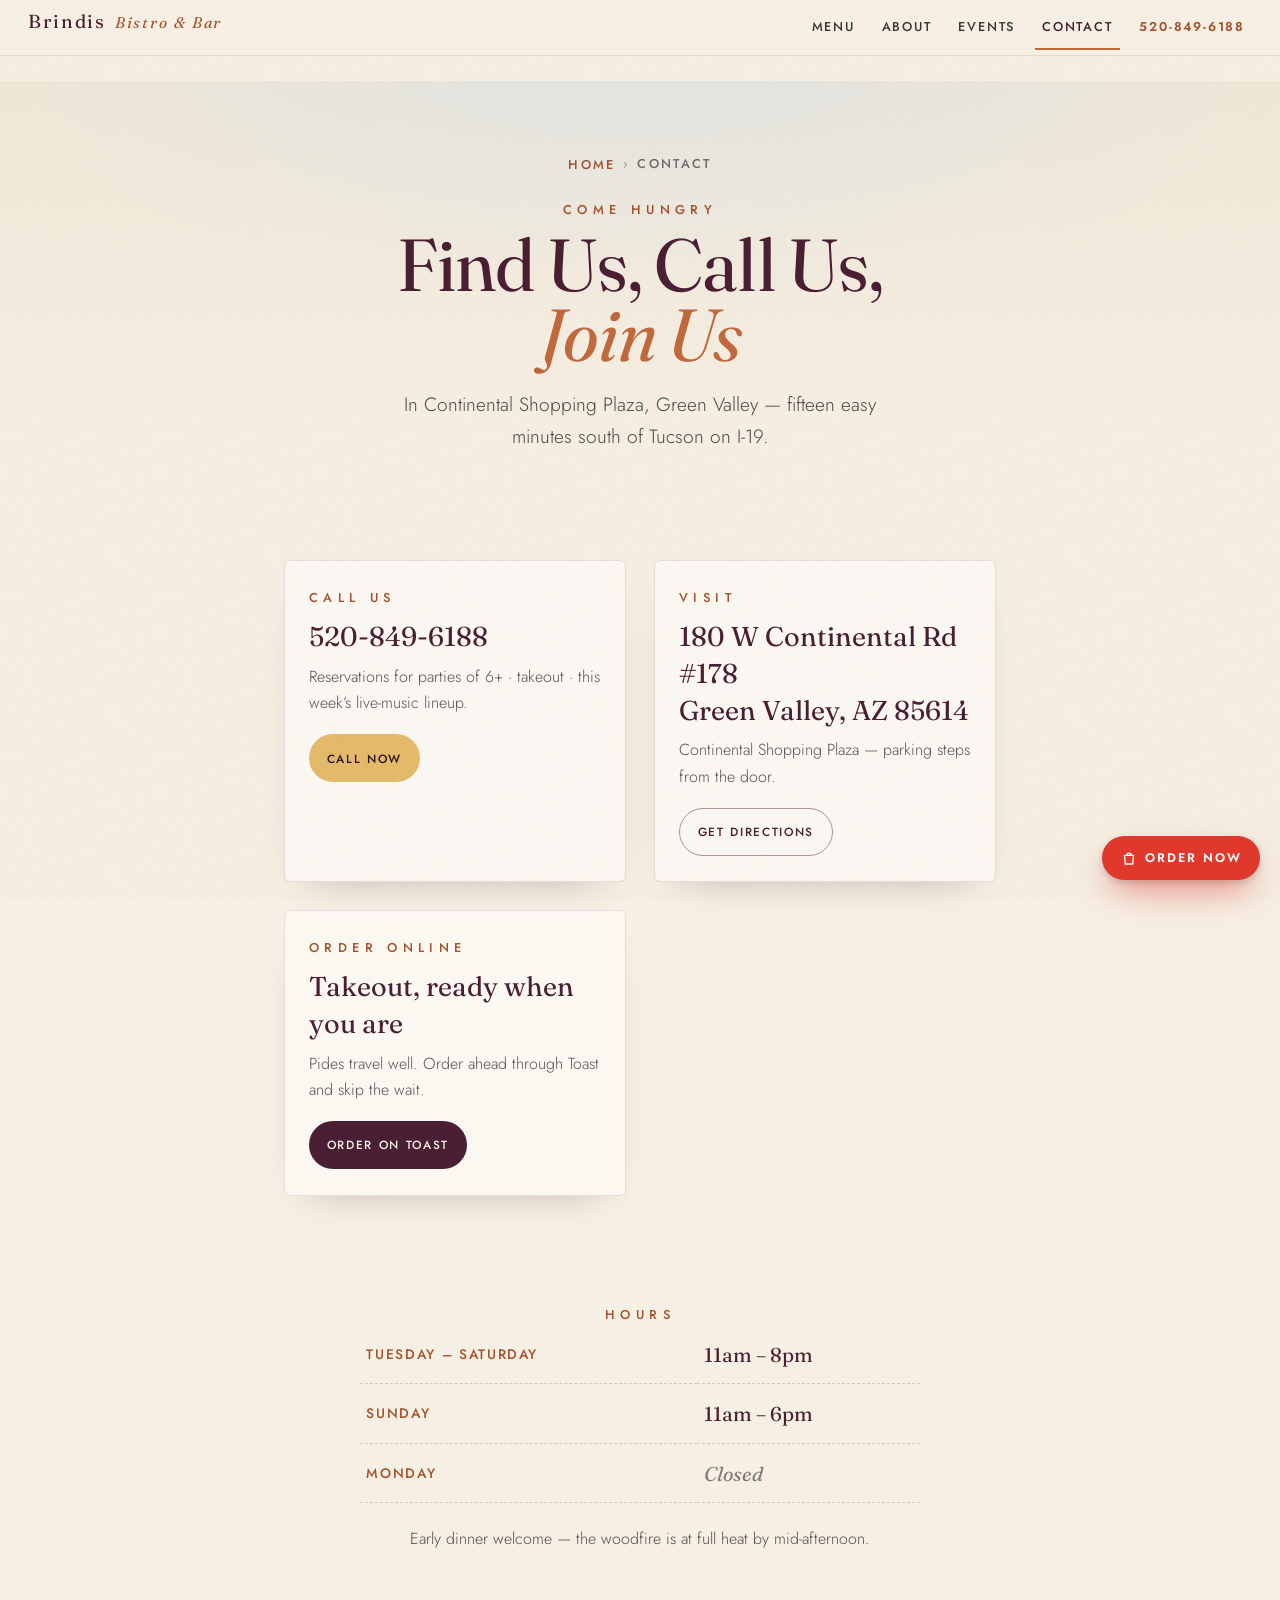
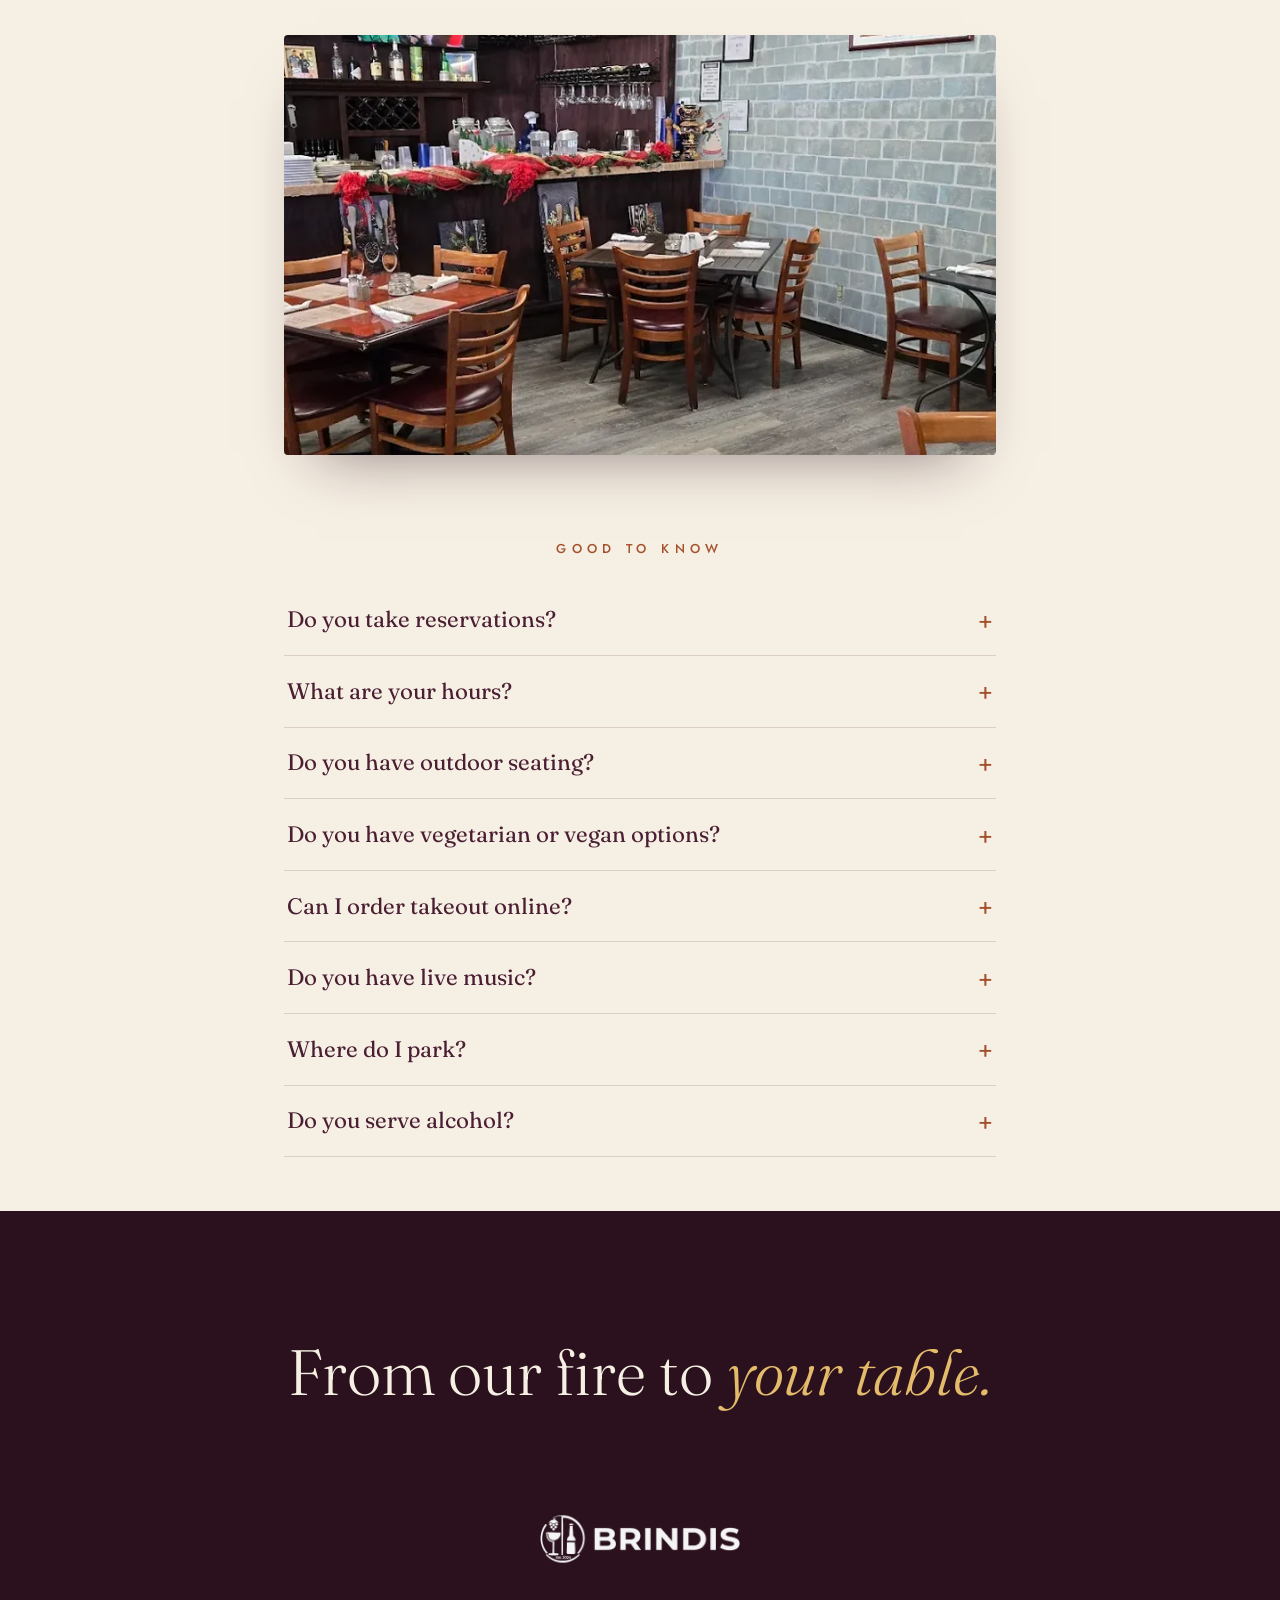
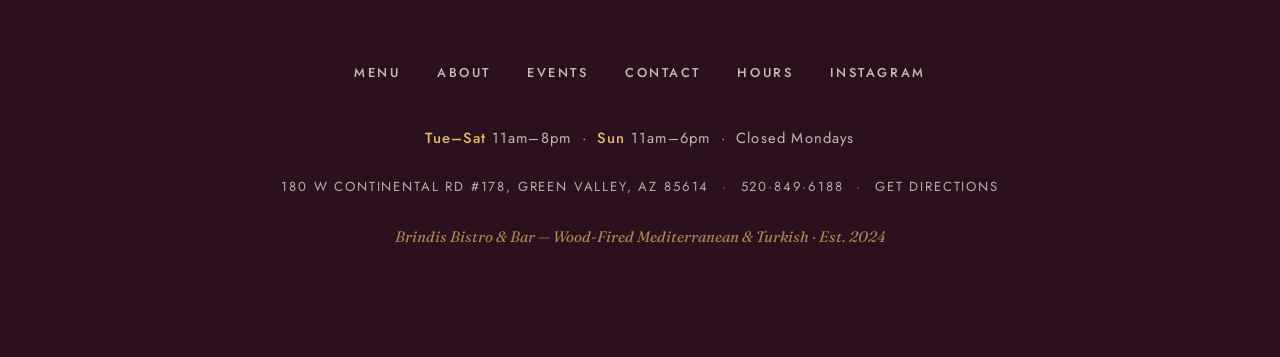
<file: contact/index.html>
<!DOCTYPE html>
<html lang="en">
<head>
<meta charset="UTF-8">
<meta name="viewport" content="width=device-width, initial-scale=1.0">

<title>Contact &amp; Reservations — Brindis Bistro &amp; Bar | 520-849-6188</title>
<meta name="description" content="Find Brindis in Continental Plaza, Green Valley AZ — directions, parking, hours &amp; FAQ. Reservations for parties of 6+ at 520-849-6188; smaller groups walk right in. Order takeout online.">
<link rel="canonical" href="https://www.brindisbistrobar.com/contact/">
<!-- GO-LIVE: delete the next line to allow indexing (see GO-LIVE.md) -->
<meta name="robots" content="noindex, nofollow">
<meta name="author" content="Brindis Bistro &amp; Bar">
<meta name="theme-color" content="#4A1E33">

<meta property="og:type" content="website">
<meta property="og:site_name" content="Brindis Bistro &amp; Bar">
<meta property="og:title" content="Contact &amp; Reservations — Brindis Bistro &amp; Bar">
<meta property="og:description" content="180 W Continental Rd #178, Green Valley, AZ &middot; 520-849-6188 &middot; Tue&ndash;Sat 11&ndash;8, Sun 11&ndash;6.">
<meta property="og:url" content="https://www.brindisbistrobar.com/contact/">
<meta property="og:image" content="https://www.brindisbistrobar.com/assets/og/og-contact.jpg">
<meta property="og:image:width" content="1200">
<meta property="og:image:height" content="630">
<meta name="twitter:card" content="summary_large_image">
<meta name="twitter:title" content="Contact &amp; Reservations — Brindis Bistro &amp; Bar">
<meta name="twitter:description" content="Directions, parking, hours &amp; reservations in Green Valley, AZ.">
<meta name="twitter:image" content="https://www.brindisbistrobar.com/assets/og/og-contact.jpg">

<link rel="icon" href="/favicon.ico" sizes="any">
<link rel="apple-touch-icon" href="/apple-touch-icon.png">
<link rel="manifest" href="/site.webmanifest">

<link rel="preconnect" href="https://fonts.googleapis.com">
<link rel="preconnect" href="https://fonts.gstatic.com" crossorigin>
<link href="https://fonts.googleapis.com/css2?family=Fraunces:ital,opsz,wght@0,9..144,300..600;1,9..144,300..600&family=Jost:wght@300;400;500;600&display=swap" rel="stylesheet">

<link rel="stylesheet" href="/css/base.css?v=3">
<link rel="stylesheet" href="/css/site.css?v=1">

<script type="application/ld+json">
{
  "@context": "https://schema.org",
  "@graph": [
    {
      "@type": "BreadcrumbList",
      "itemListElement": [
        { "@type": "ListItem", "position": 1, "name": "Home", "item": "https://www.brindisbistrobar.com/" },
        { "@type": "ListItem", "position": 2, "name": "Contact", "item": "https://www.brindisbistrobar.com/contact/" }
      ]
    },
    {
      "@type": "ContactPage",
      "@id": "https://www.brindisbistrobar.com/contact/#page",
      "url": "https://www.brindisbistrobar.com/contact/",
      "name": "Contact & Reservations — Brindis Bistro & Bar",
      "about": { "@id": "https://www.brindisbistrobar.com/#restaurant" }
    },
    {
      "@type": "Restaurant",
      "@id": "https://www.brindisbistrobar.com/#restaurant",
      "name": "Brindis Bistro & Bar",
      "url": "https://www.brindisbistrobar.com/",
      "telephone": "+1-520-849-6188",
      "address": {
        "@type": "PostalAddress",
        "streetAddress": "180 W Continental Rd #178",
        "addressLocality": "Green Valley",
        "addressRegion": "AZ",
        "postalCode": "85614",
        "addressCountry": "US"
      }
    },
    {
      "@type": "FAQPage",
      "@id": "https://www.brindisbistrobar.com/contact/#faq",
      "mainEntity": [
        {
          "@type": "Question",
          "name": "Do you take reservations?",
          "acceptedAnswer": { "@type": "Answer", "text": "We take reservations for parties of six or more — call 520-849-6188. Smaller groups are welcome to walk right in." }
        },
        {
          "@type": "Question",
          "name": "What are your hours?",
          "acceptedAnswer": { "@type": "Answer", "text": "Tuesday through Saturday 11am–8pm, Sunday 11am–6pm, closed Mondays. Early dinner is welcome — the wood-fired oven is at full heat all afternoon." }
        },
        {
          "@type": "Question",
          "name": "Do you have outdoor seating?",
          "acceptedAnswer": { "@type": "Answer", "text": "Yes — a large patio with misters, shade umbrellas and string lights. It's a favorite for lunch and for evenings with live music." }
        },
        {
          "@type": "Question",
          "name": "Do you have vegetarian or vegan options?",
          "acceptedAnswer": { "@type": "Answer", "text": "Plenty. Most of our mezze is vegan (hummus, baba ghanoush, dolmas, tabbouleh), and the spinach & feta, veggie and cheese pides, salads and Turkish pasta are vegetarian. Items are tagged VG and VT on the menu." }
        },
        {
          "@type": "Question",
          "name": "Can I order takeout online?",
          "acceptedAnswer": { "@type": "Answer", "text": "Yes — order online through Toast at toasttab.com (search Brindis Bistro and Bar, Green Valley) or call 520-849-6188 and we'll have it ready." }
        },
        {
          "@type": "Question",
          "name": "Do you have live music?",
          "acceptedAnswer": { "@type": "Answer", "text": "Yes — jazz, country and acoustic sets are a regular part of evenings at Brindis. Call or check our Instagram @brindismediterranean for this week's lineup." }
        },
        {
          "@type": "Question",
          "name": "Where do I park?",
          "acceptedAnswer": { "@type": "Answer", "text": "We're in Continental Shopping Plaza at 180 W Continental Rd, Suite 178 — plaza parking is steps from the door." }
        },
        {
          "@type": "Question",
          "name": "Do you serve alcohol?",
          "acceptedAnswer": { "@type": "Answer", "text": "Yes — wine, beer and our house sangria, poured at the little bar or brought to your table." }
        }
      ]
    }
  ]
}
</script>
</head>
<body class="subpage">

<div class="grain" aria-hidden="true"></div>

<nav class="site-nav" aria-label="Main">
  <a class="nav-brand" href="/">Brindis <span class="amp">Bistro &amp; Bar</span></a>
  <div class="nav-links">
    <a href="/menu/">Menu</a>
    <a href="/about/">About</a>
    <a href="/events/">Events</a>
    <a href="/contact/" aria-current="page">Contact</a>
    <a class="nav-call" href="tel:5208496188">520-849-6188</a>
  </div>
</nav>

<a class="order-now static" href="https://www.toasttab.com/local/order/brindis-bistro-and-bar-180-w-continental-rd-178" target="_blank" rel="noopener" aria-label="Order online from Brindis Bistro & Bar">
  <svg viewBox="0 0 24 24" aria-hidden="true"><path d="M6 8.5h12l-1 11.5H7L6 8.5Z"/><path d="M9 8.5a3 3 0 0 1 6 0"/></svg>
  <span>Order Now</span>
</a>

<main>
  <header class="page-hero">
    <nav class="crumbs" aria-label="Breadcrumb"><a href="/">Home</a><span class="sep">&rsaquo;</span><span aria-current="page">Contact</span></nav>
    <p class="kicker">Come Hungry</p>
    <h1 class="sect-title">Find Us, Call Us,<br><em>Join Us</em></h1>
    <p class="sect-lede" style="margin-inline:auto">In Continental Shopping Plaza, Green Valley &mdash; fifteen easy minutes south of Tucson on I-19.</p>
  </header>

  <div class="wrap narrow">

    <section class="page-section rv">
      <div class="info-grid">
        <div class="info-card">
          <span class="kicker">Call Us</span>
          <a class="big" href="tel:5208496188">520-849-6188</a>
          <p>Reservations for parties of 6+ &middot; takeout &middot; this week&rsquo;s live-music lineup.</p>
          <a class="btn" href="tel:5208496188">Call Now</a>
        </div>
        <div class="info-card">
          <span class="kicker">Visit</span>
          <span class="big">180 W Continental Rd #178<br>Green Valley, AZ 85614</span>
          <p>Continental Shopping Plaza &mdash; parking steps from the door.</p>
          <a class="btn outline" href="https://www.google.com/maps/search/?api=1&amp;query=Brindis%20Bistro%20Bar%20180%20W%20Continental%20Rd%20Green%20Valley%20AZ" target="_blank" rel="noopener">Get Directions</a>
        </div>
        <div class="info-card">
          <span class="kicker">Order Online</span>
          <span class="big">Takeout, ready when you are</span>
          <p>Pides travel well. Order ahead through Toast and skip the wait.</p>
          <a class="btn dark" href="https://www.toasttab.com/local/order/brindis-bistro-and-bar-180-w-continental-rd-178" target="_blank" rel="noopener">Order on Toast</a>
        </div>
      </div>
    </section>

    <section class="page-section rv" aria-labelledby="hours-h">
      <p class="kicker" style="text-align:center" id="hours-h">Hours</p>
      <table class="hours-table">
        <tr><th scope="row">Tuesday &ndash; Saturday</th><td>11am &ndash; 8pm</td></tr>
        <tr><th scope="row">Sunday</th><td>11am &ndash; 6pm</td></tr>
        <tr class="closed"><th scope="row">Monday</th><td>Closed</td></tr>
      </table>
      <p class="hours-note">Early dinner welcome &mdash; the woodfire is at full heat by mid-afternoon.</p>
    </section>

    <figure class="photo-band rv">
      <img src="/assets/real/interior.webp" width="800" height="1000" style="max-height:420px;object-fit:cover" alt="The dining room at Brindis Bistro &amp; Bar in Green Valley — wooden tables and the wine bar" loading="lazy" decoding="async">
    </figure>

    <section class="page-section rv" aria-labelledby="faq-h">
      <p class="kicker" style="text-align:center;margin-bottom:1.6rem" id="faq-h">Good to Know</p>
      <div class="faq">
        <details>
          <summary>Do you take reservations?</summary>
          <p class="faq-a">We take reservations for parties of six or more &mdash; call <a href="tel:5208496188">520-849-6188</a>. Smaller groups are welcome to walk right in.</p>
        </details>
        <details>
          <summary>What are your hours?</summary>
          <p class="faq-a">Tuesday through Saturday 11am&ndash;8pm, Sunday 11am&ndash;6pm, closed Mondays. Early dinner is welcome &mdash; the oven is at full heat all afternoon. See <a href="/hours/">hours</a>.</p>
        </details>
        <details>
          <summary>Do you have outdoor seating?</summary>
          <p class="faq-a">Yes &mdash; a large patio with misters, shade umbrellas and string lights. A favorite for lunch, and for evenings with <a href="/events/">live music</a>.</p>
        </details>
        <details>
          <summary>Do you have vegetarian or vegan options?</summary>
          <p class="faq-a">Plenty. Most of our mezze is vegan (hummus, baba ghanoush, dolmas, tabbouleh), and the spinach &amp; feta, veggie and cheese pides, salads and Turkish pasta are vegetarian. Items are tagged VG and VT on the <a href="/menu/">menu</a>.</p>
        </details>
        <details>
          <summary>Can I order takeout online?</summary>
          <p class="faq-a">Yes &mdash; <a href="https://www.toasttab.com/local/order/brindis-bistro-and-bar-180-w-continental-rd-178" target="_blank" rel="noopener">order online through Toast</a>, or call <a href="tel:5208496188">520-849-6188</a> and we&rsquo;ll have it ready.</p>
        </details>
        <details>
          <summary>Do you have live music?</summary>
          <p class="faq-a">Yes &mdash; jazz, country and acoustic sets are a regular part of evenings here. Call or check <a href="https://www.instagram.com/brindismediterranean" target="_blank" rel="noopener">@brindismediterranean</a> for this week&rsquo;s lineup.</p>
        </details>
        <details>
          <summary>Where do I park?</summary>
          <p class="faq-a">We&rsquo;re in Continental Shopping Plaza at 180 W Continental Rd, Suite 178 &mdash; plaza parking is steps from the door.</p>
        </details>
        <details>
          <summary>Do you serve alcohol?</summary>
          <p class="faq-a">Yes &mdash; wine, beer and our house sangria, poured at the little bar or brought to your table.</p>
        </details>
      </div>
    </section>

  </div>
</main>

<footer class="foot">
  <div class="wrap">
    <p class="foot-line">From our fire to <em>your table.</em></p>
    <div class="foot-logos">
      <picture>
        <source type="image/webp" srcset="/assets/brindis-logo-520.webp">
        <img class="foot-brindis" src="/assets/brindis-logo.png" alt="Brindis Bistro &amp; Bar" loading="lazy" width="1800" height="1005">
      </picture>
    </div>
    <nav class="foot-nav" aria-label="Footer">
      <a href="/menu/">Menu</a>
      <a href="/about/">About</a>
      <a href="/events/">Events</a>
      <a href="/contact/">Contact</a>
      <a href="/hours/">Hours</a>
      <a href="https://www.instagram.com/brindismediterranean" target="_blank" rel="noopener">Instagram</a>
    </nav>
    <p class="foot-hours"><b>Tue&ndash;Sat</b> 11am&ndash;8pm &nbsp;&middot;&nbsp; <b>Sun</b> 11am&ndash;6pm &nbsp;&middot;&nbsp; Closed Mondays</p>
    <div class="foot-meta">
      <span>180 W Continental Rd #178, Green Valley, AZ 85614</span>
      <span class="dot">&middot;</span>
      <a href="tel:5208496188">520&middot;849&middot;6188</a>
      <span class="dot">&middot;</span>
      <a href="https://www.google.com/maps/search/?api=1&amp;query=Brindis%20Bistro%20Bar%20180%20W%20Continental%20Rd%20Green%20Valley%20AZ" target="_blank" rel="noopener">Get directions</a>
    </div>
    <p class="foot-credit">Brindis Bistro &amp; Bar &mdash; Wood-Fired Mediterranean &amp; Turkish &middot; Est. 2024</p>
  </div>
</footer>

<script defer src="/js/site.js?v=1"></script>
</body>
</html>
</file>
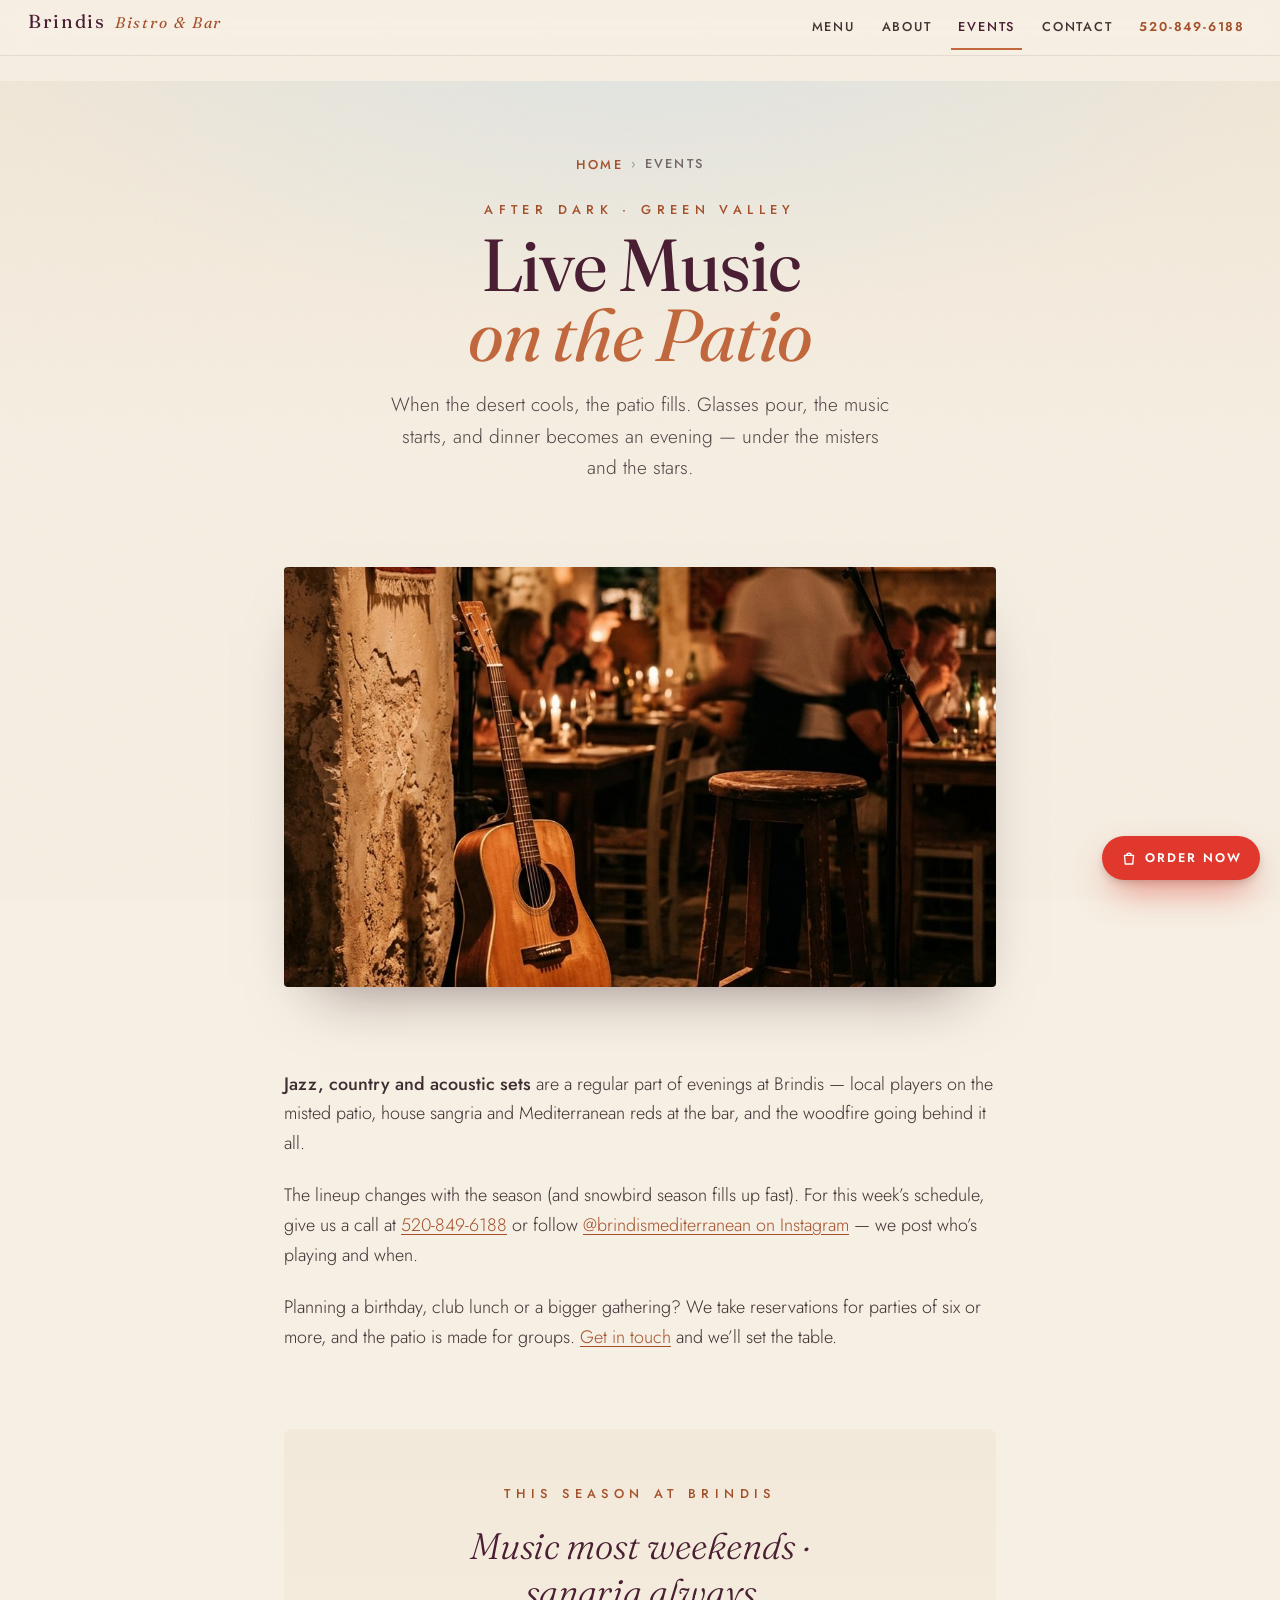
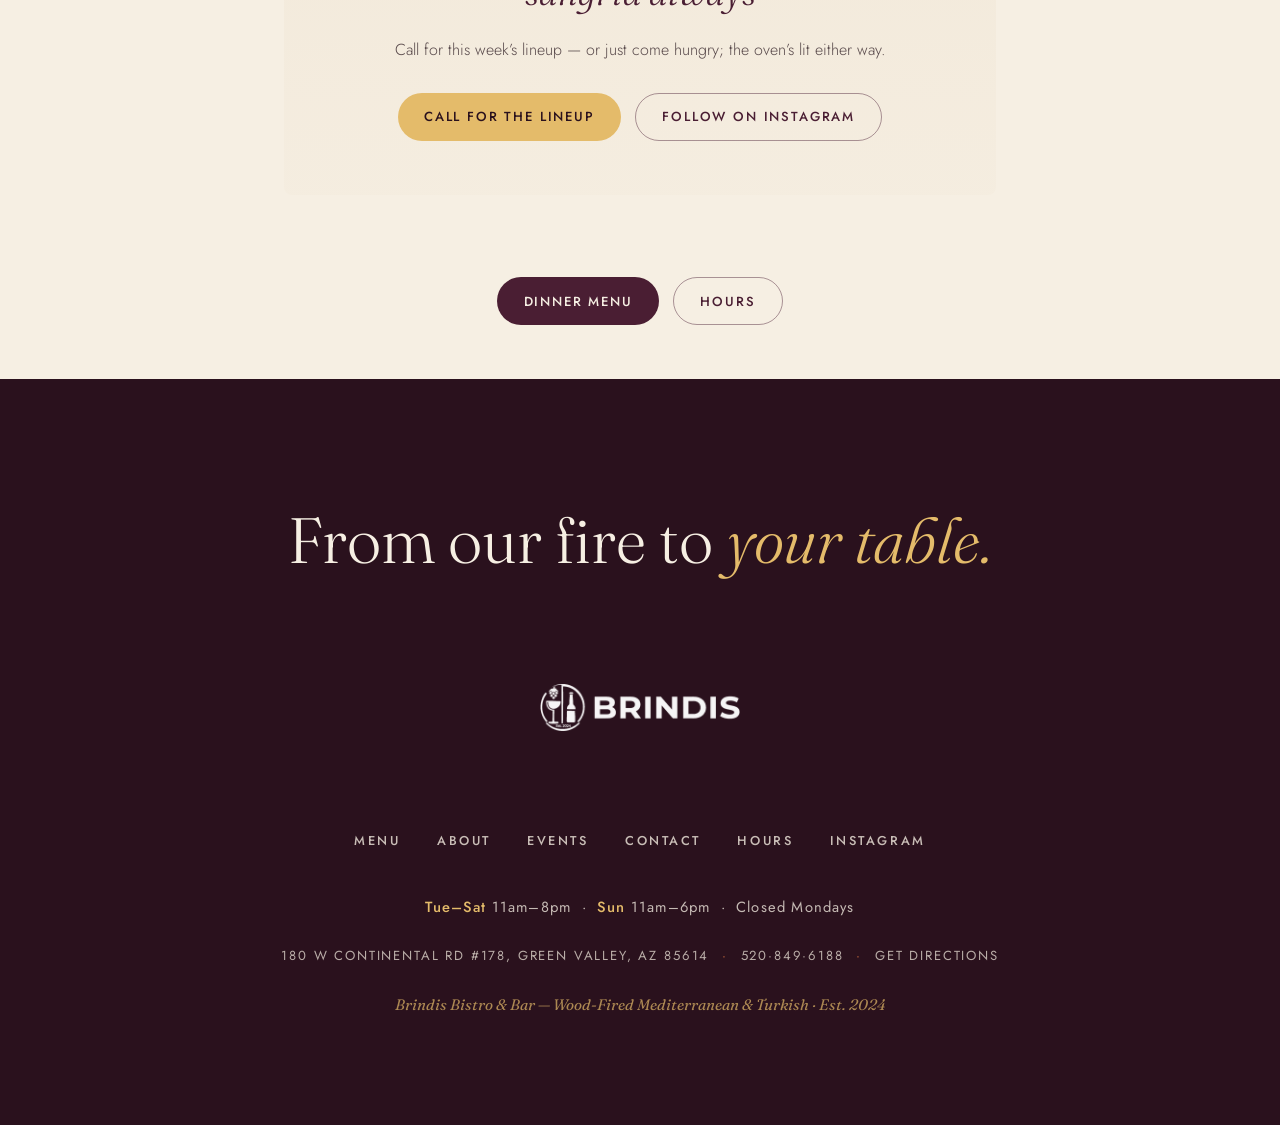
<file: events/index.html>
<!DOCTYPE html>
<html lang="en">
<head>
<meta charset="UTF-8">
<meta name="viewport" content="width=device-width, initial-scale=1.0">

<title>Live Music &amp; Events — Brindis Bistro &amp; Bar, Green Valley AZ</title>
<meta name="description" content="Live music on the misted patio at Brindis in Green Valley — jazz, country &amp; acoustic nights with wine, house sangria &amp; wood-fired Mediterranean dinner. Call 520-849-6188 for this week's lineup.">
<link rel="canonical" href="https://www.brindisbistrobar.com/events/">
<!-- GO-LIVE: delete the next line to allow indexing (see GO-LIVE.md) -->
<meta name="robots" content="noindex, nofollow">
<meta name="author" content="Brindis Bistro &amp; Bar">
<meta name="theme-color" content="#4A1E33">

<meta property="og:type" content="website">
<meta property="og:site_name" content="Brindis Bistro &amp; Bar">
<meta property="og:title" content="Live Music &amp; Events — Brindis Bistro &amp; Bar, Green Valley AZ">
<meta property="og:description" content="Jazz, country &amp; acoustic nights on the misted patio — with sangria, wine and the woodfire going late.">
<meta property="og:url" content="https://www.brindisbistrobar.com/events/">
<meta property="og:image" content="https://www.brindisbistrobar.com/assets/og/og-events.jpg">
<meta property="og:image:width" content="1200">
<meta property="og:image:height" content="630">
<meta name="twitter:card" content="summary_large_image">
<meta name="twitter:title" content="Live Music &amp; Events — Brindis Bistro &amp; Bar">
<meta name="twitter:description" content="Jazz, country &amp; acoustic nights on the misted patio in Green Valley, AZ.">
<meta name="twitter:image" content="https://www.brindisbistrobar.com/assets/og/og-events.jpg">

<link rel="icon" href="/favicon.ico" sizes="any">
<link rel="apple-touch-icon" href="/apple-touch-icon.png">
<link rel="manifest" href="/site.webmanifest">

<link rel="preconnect" href="https://fonts.googleapis.com">
<link rel="preconnect" href="https://fonts.gstatic.com" crossorigin>
<link href="https://fonts.googleapis.com/css2?family=Fraunces:ital,opsz,wght@0,9..144,300..600;1,9..144,300..600&family=Jost:wght@300;400;500;600&display=swap" rel="stylesheet">

<link rel="stylesheet" href="/css/base.css?v=3">
<link rel="stylesheet" href="/css/site.css?v=1">

<!-- NOTE: Event structured data is intentionally absent until the owner confirms a real,
     dated schedule (never publish fabricated event dates). See GO-LIVE.md. -->
<script type="application/ld+json">
{
  "@context": "https://schema.org",
  "@graph": [
    {
      "@type": "BreadcrumbList",
      "itemListElement": [
        { "@type": "ListItem", "position": 1, "name": "Home", "item": "https://www.brindisbistrobar.com/" },
        { "@type": "ListItem", "position": 2, "name": "Events", "item": "https://www.brindisbistrobar.com/events/" }
      ]
    },
    {
      "@type": "WebPage",
      "@id": "https://www.brindisbistrobar.com/events/#page",
      "url": "https://www.brindisbistrobar.com/events/",
      "name": "Live Music & Events — Brindis Bistro & Bar",
      "about": { "@id": "https://www.brindisbistrobar.com/#restaurant" }
    },
    {
      "@type": "Restaurant",
      "@id": "https://www.brindisbistrobar.com/#restaurant",
      "name": "Brindis Bistro & Bar",
      "url": "https://www.brindisbistrobar.com/"
    }
  ]
}
</script>
</head>
<body class="subpage">

<div class="grain" aria-hidden="true"></div>

<nav class="site-nav" aria-label="Main">
  <a class="nav-brand" href="/">Brindis <span class="amp">Bistro &amp; Bar</span></a>
  <div class="nav-links">
    <a href="/menu/">Menu</a>
    <a href="/about/">About</a>
    <a href="/events/" aria-current="page">Events</a>
    <a href="/contact/">Contact</a>
    <a class="nav-call" href="tel:5208496188">520-849-6188</a>
  </div>
</nav>

<a class="order-now static" href="https://www.toasttab.com/local/order/brindis-bistro-and-bar-180-w-continental-rd-178" target="_blank" rel="noopener" aria-label="Order online from Brindis Bistro & Bar">
  <svg viewBox="0 0 24 24" aria-hidden="true"><path d="M6 8.5h12l-1 11.5H7L6 8.5Z"/><path d="M9 8.5a3 3 0 0 1 6 0"/></svg>
  <span>Order Now</span>
</a>

<main>
  <header class="page-hero">
    <nav class="crumbs" aria-label="Breadcrumb"><a href="/">Home</a><span class="sep">&rsaquo;</span><span aria-current="page">Events</span></nav>
    <p class="kicker">After Dark &middot; Green Valley</p>
    <h1 class="sect-title">Live Music<br><em>on the Patio</em></h1>
    <p class="sect-lede" style="margin-inline:auto">When the desert cools, the patio fills. Glasses pour, the music starts, and dinner becomes an evening &mdash; under the misters and the stars.</p>
  </header>

  <div class="wrap narrow">

    <figure class="photo-band rv">
      <img src="/assets/photos/live-music.jpg" alt="An evening of live acoustic music at Brindis Bistro &amp; Bar, Green Valley AZ" loading="lazy" decoding="async" style="max-height:420px;object-fit:cover;width:100%">
    </figure>

    <section class="page-section prose rv">
      <p><strong>Jazz, country and acoustic sets</strong> are a regular part of evenings at Brindis &mdash; local players on the misted patio, house sangria and Mediterranean reds at the bar, and the woodfire going behind it all.</p>
      <p>The lineup changes with the season (and snowbird season fills up fast). For this week&rsquo;s schedule, give us a call at <a href="tel:5208496188">520-849-6188</a> or follow <a href="https://www.instagram.com/brindismediterranean" target="_blank" rel="noopener">@brindismediterranean on Instagram</a> &mdash; we post who&rsquo;s playing and when.</p>
      <p>Planning a birthday, club lunch or a bigger gathering? We take reservations for parties of six or more, and the patio is made for groups. <a href="/contact/">Get in touch</a> and we&rsquo;ll set the table.</p>
    </section>

    <section class="page-section tint rv" style="text-align:center;border-radius:8px;padding-inline:var(--pad)">
      <p class="kicker">This Season at Brindis</p>
      <p class="pull-quote" style="margin:1.2rem auto">Music most weekends &middot; sangria always</p>
      <p class="hours-note">Call for this week&rsquo;s lineup &mdash; or just come hungry; the oven&rsquo;s lit either way.</p>
      <div class="btn-row">
        <a class="btn" href="tel:5208496188">Call for the Lineup</a>
        <a class="btn outline" href="https://www.instagram.com/brindismediterranean" target="_blank" rel="noopener">Follow on Instagram</a>
      </div>
    </section>

    <section class="page-section rv" style="text-align:center">
      <div class="btn-row">
        <a class="btn dark" href="/menu/">Dinner Menu</a>
        <a class="btn outline" href="/hours/">Hours</a>
      </div>
    </section>

  </div>
</main>

<footer class="foot">
  <div class="wrap">
    <p class="foot-line">From our fire to <em>your table.</em></p>
    <div class="foot-logos">
      <picture>
        <source type="image/webp" srcset="/assets/brindis-logo-520.webp">
        <img class="foot-brindis" src="/assets/brindis-logo.png" alt="Brindis Bistro &amp; Bar" loading="lazy" width="1800" height="1005">
      </picture>
    </div>
    <nav class="foot-nav" aria-label="Footer">
      <a href="/menu/">Menu</a>
      <a href="/about/">About</a>
      <a href="/events/">Events</a>
      <a href="/contact/">Contact</a>
      <a href="/hours/">Hours</a>
      <a href="https://www.instagram.com/brindismediterranean" target="_blank" rel="noopener">Instagram</a>
    </nav>
    <p class="foot-hours"><b>Tue&ndash;Sat</b> 11am&ndash;8pm &nbsp;&middot;&nbsp; <b>Sun</b> 11am&ndash;6pm &nbsp;&middot;&nbsp; Closed Mondays</p>
    <div class="foot-meta">
      <span>180 W Continental Rd #178, Green Valley, AZ 85614</span>
      <span class="dot">&middot;</span>
      <a href="tel:5208496188">520&middot;849&middot;6188</a>
      <span class="dot">&middot;</span>
      <a href="https://www.google.com/maps/search/?api=1&amp;query=Brindis%20Bistro%20Bar%20180%20W%20Continental%20Rd%20Green%20Valley%20AZ" target="_blank" rel="noopener">Get directions</a>
    </div>
    <p class="foot-credit">Brindis Bistro &amp; Bar &mdash; Wood-Fired Mediterranean &amp; Turkish &middot; Est. 2024</p>
  </div>
</footer>

<script defer src="/js/site.js?v=1"></script>
</body>
</html>
</file>
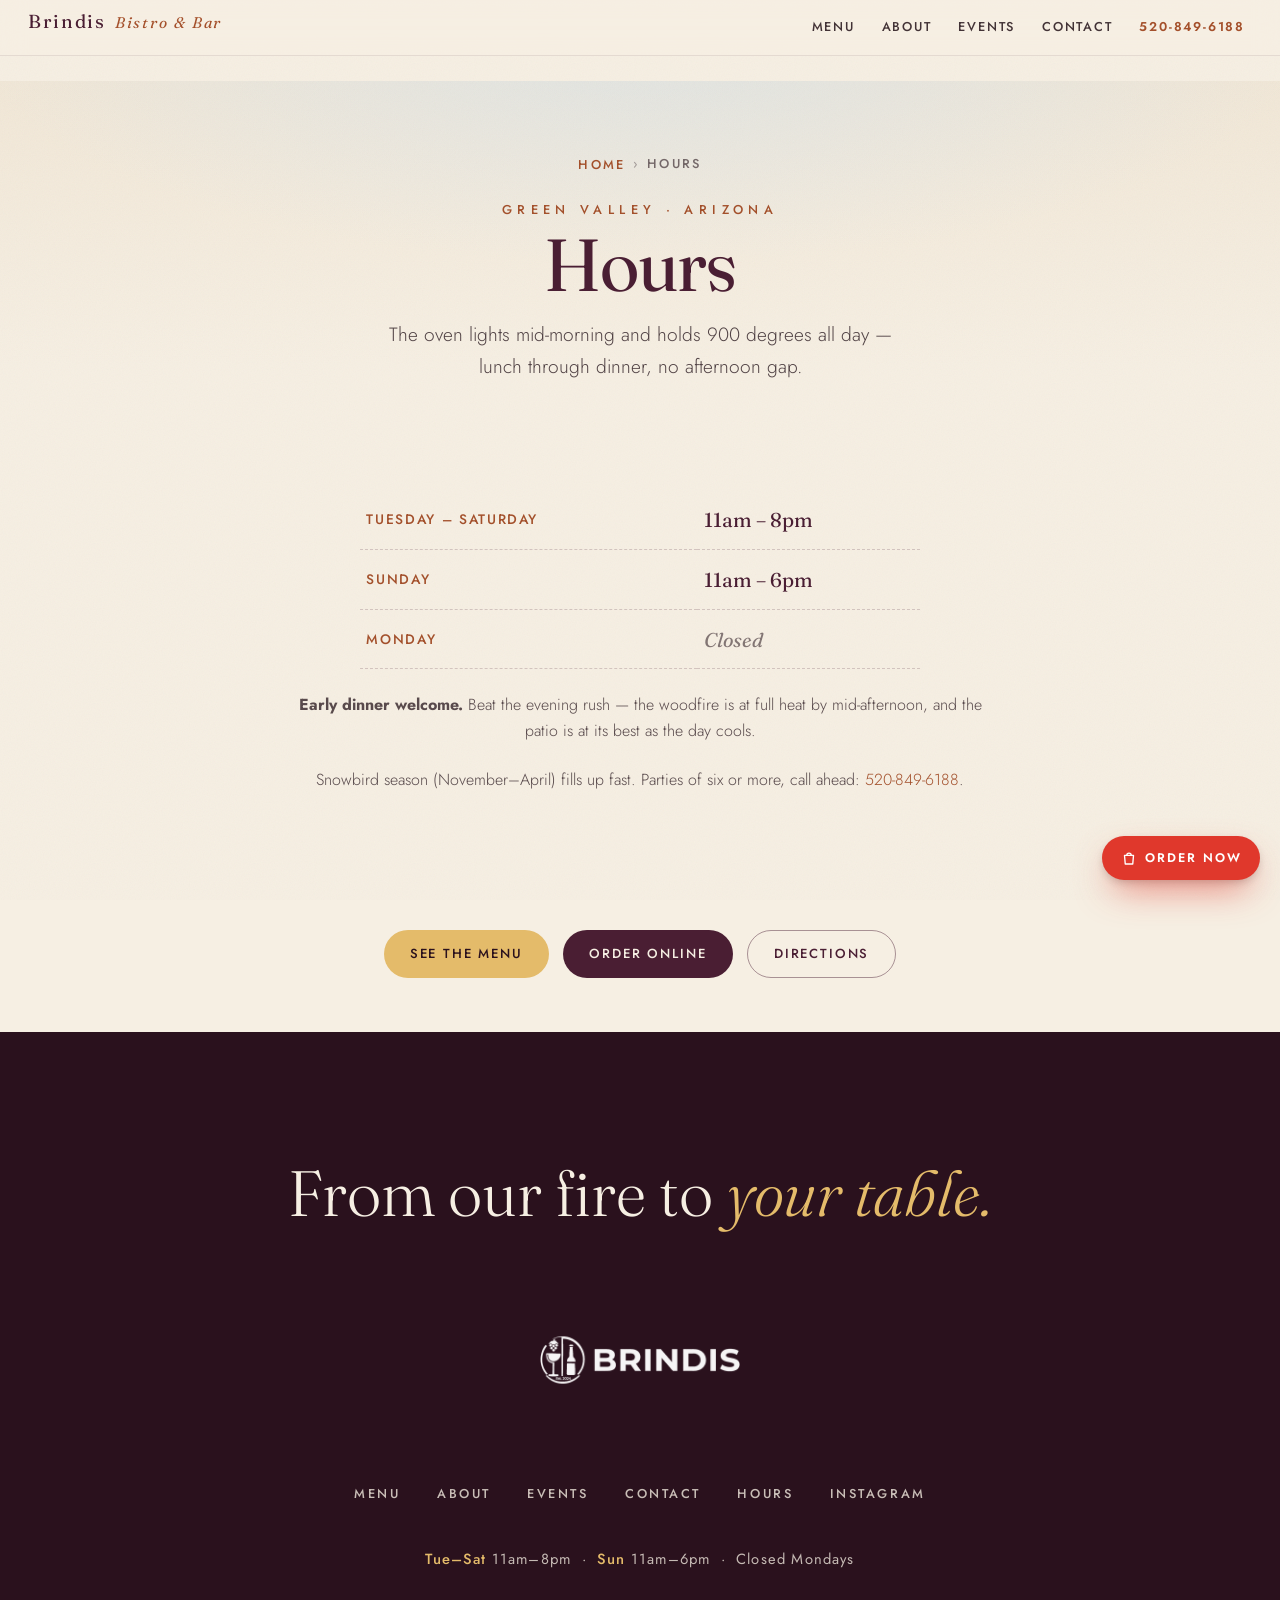
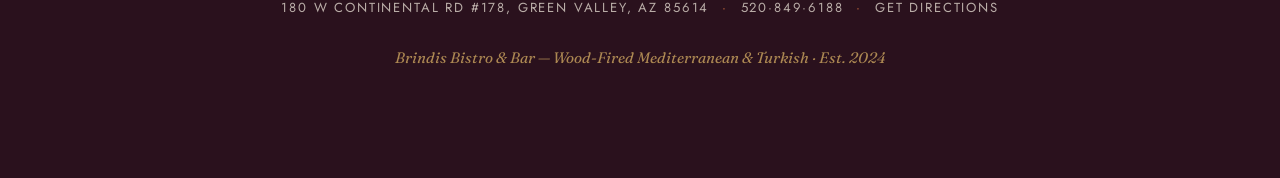
<file: hours/index.html>
<!DOCTYPE html>
<html lang="en">
<head>
<meta charset="UTF-8">
<meta name="viewport" content="width=device-width, initial-scale=1.0">

<title>Hours — Brindis Bistro &amp; Bar, Green Valley AZ</title>
<meta name="description" content="Brindis Bistro &amp; Bar hours: Tue–Sat 11am–8pm, Sunday 11am–6pm, closed Mondays. Early dinner welcome — open Sunday in Green Valley, AZ. 520-849-6188.">
<link rel="canonical" href="https://www.brindisbistrobar.com/hours/">
<!-- GO-LIVE: delete the next line to allow indexing (see GO-LIVE.md) -->
<meta name="robots" content="noindex, nofollow">
<meta name="author" content="Brindis Bistro &amp; Bar">
<meta name="theme-color" content="#4A1E33">

<meta property="og:type" content="website">
<meta property="og:site_name" content="Brindis Bistro &amp; Bar">
<meta property="og:title" content="Hours — Brindis Bistro &amp; Bar, Green Valley AZ">
<meta property="og:description" content="Tue&ndash;Sat 11am&ndash;8pm &middot; Sunday 11am&ndash;6pm &middot; Closed Mondays. Early dinner welcome.">
<meta property="og:url" content="https://www.brindisbistrobar.com/hours/">
<meta property="og:image" content="https://www.brindisbistrobar.com/assets/og-brindis.jpg">
<meta property="og:image:width" content="1200">
<meta property="og:image:height" content="630">
<meta name="twitter:card" content="summary_large_image">
<meta name="twitter:title" content="Hours — Brindis Bistro &amp; Bar">
<meta name="twitter:description" content="Tue&ndash;Sat 11&ndash;8 &middot; Sun 11&ndash;6 &middot; Closed Mondays. Green Valley, AZ.">
<meta name="twitter:image" content="https://www.brindisbistrobar.com/assets/og-brindis.jpg">

<link rel="icon" href="/favicon.ico" sizes="any">
<link rel="apple-touch-icon" href="/apple-touch-icon.png">
<link rel="manifest" href="/site.webmanifest">

<link rel="preconnect" href="https://fonts.googleapis.com">
<link rel="preconnect" href="https://fonts.gstatic.com" crossorigin>
<link href="https://fonts.googleapis.com/css2?family=Fraunces:ital,opsz,wght@0,9..144,300..600;1,9..144,300..600&family=Jost:wght@300;400;500;600&display=swap" rel="stylesheet">

<link rel="stylesheet" href="/css/base.css?v=3">
<link rel="stylesheet" href="/css/site.css?v=1">

<script type="application/ld+json">
{
  "@context": "https://schema.org",
  "@graph": [
    {
      "@type": "BreadcrumbList",
      "itemListElement": [
        { "@type": "ListItem", "position": 1, "name": "Home", "item": "https://www.brindisbistrobar.com/" },
        { "@type": "ListItem", "position": 2, "name": "Hours", "item": "https://www.brindisbistrobar.com/hours/" }
      ]
    },
    {
      "@type": "WebPage",
      "@id": "https://www.brindisbistrobar.com/hours/#page",
      "url": "https://www.brindisbistrobar.com/hours/",
      "name": "Hours — Brindis Bistro & Bar",
      "about": { "@id": "https://www.brindisbistrobar.com/#restaurant" }
    },
    {
      "@type": "Restaurant",
      "@id": "https://www.brindisbistrobar.com/#restaurant",
      "name": "Brindis Bistro & Bar",
      "url": "https://www.brindisbistrobar.com/",
      "openingHoursSpecification": [
        { "@type": "OpeningHoursSpecification", "dayOfWeek": ["Tuesday","Wednesday","Thursday","Friday","Saturday"], "opens": "11:00", "closes": "20:00" },
        { "@type": "OpeningHoursSpecification", "dayOfWeek": "Sunday", "opens": "11:00", "closes": "18:00" }
      ]
    }
  ]
}
</script>
</head>
<body class="subpage">

<div class="grain" aria-hidden="true"></div>

<nav class="site-nav" aria-label="Main">
  <a class="nav-brand" href="/">Brindis <span class="amp">Bistro &amp; Bar</span></a>
  <div class="nav-links">
    <a href="/menu/">Menu</a>
    <a href="/about/">About</a>
    <a href="/events/">Events</a>
    <a href="/contact/">Contact</a>
    <a class="nav-call" href="tel:5208496188">520-849-6188</a>
  </div>
</nav>

<a class="order-now static" href="https://www.toasttab.com/local/order/brindis-bistro-and-bar-180-w-continental-rd-178" target="_blank" rel="noopener" aria-label="Order online from Brindis Bistro & Bar">
  <svg viewBox="0 0 24 24" aria-hidden="true"><path d="M6 8.5h12l-1 11.5H7L6 8.5Z"/><path d="M9 8.5a3 3 0 0 1 6 0"/></svg>
  <span>Order Now</span>
</a>

<main>
  <header class="page-hero">
    <nav class="crumbs" aria-label="Breadcrumb"><a href="/">Home</a><span class="sep">&rsaquo;</span><span aria-current="page">Hours</span></nav>
    <p class="kicker">Green Valley &middot; Arizona</p>
    <h1 class="sect-title">Hours</h1>
    <p class="sect-lede" style="margin-inline:auto">The oven lights mid-morning and holds 900 degrees all day &mdash; lunch through dinner, no afternoon gap.</p>
  </header>

  <div class="wrap narrow">

    <section class="page-section rv">
      <table class="hours-table">
        <tr><th scope="row">Tuesday &ndash; Saturday</th><td>11am &ndash; 8pm</td></tr>
        <tr><th scope="row">Sunday</th><td>11am &ndash; 6pm</td></tr>
        <tr class="closed"><th scope="row">Monday</th><td>Closed</td></tr>
      </table>
      <p class="hours-note"><strong>Early dinner welcome.</strong> Beat the evening rush &mdash; the woodfire is at full heat by mid-afternoon, and the patio is at its best as the day cools.</p>
      <p class="hours-note">Snowbird season (November&ndash;April) fills up fast. Parties of six or more, call ahead: <a href="tel:5208496188" style="color:var(--terracotta-text)">520-849-6188</a>.</p>
    </section>

    <section class="page-section rv" style="text-align:center">
      <div class="btn-row">
        <a class="btn" href="/menu/">See the Menu</a>
        <a class="btn dark" href="https://www.toasttab.com/local/order/brindis-bistro-and-bar-180-w-continental-rd-178" target="_blank" rel="noopener">Order Online</a>
        <a class="btn outline" href="/contact/">Directions</a>
      </div>
    </section>

  </div>
</main>

<footer class="foot">
  <div class="wrap">
    <p class="foot-line">From our fire to <em>your table.</em></p>
    <div class="foot-logos">
      <picture>
        <source type="image/webp" srcset="/assets/brindis-logo-520.webp">
        <img class="foot-brindis" src="/assets/brindis-logo.png" alt="Brindis Bistro &amp; Bar" loading="lazy" width="1800" height="1005">
      </picture>
    </div>
    <nav class="foot-nav" aria-label="Footer">
      <a href="/menu/">Menu</a>
      <a href="/about/">About</a>
      <a href="/events/">Events</a>
      <a href="/contact/">Contact</a>
      <a href="/hours/">Hours</a>
      <a href="https://www.instagram.com/brindismediterranean" target="_blank" rel="noopener">Instagram</a>
    </nav>
    <p class="foot-hours"><b>Tue&ndash;Sat</b> 11am&ndash;8pm &nbsp;&middot;&nbsp; <b>Sun</b> 11am&ndash;6pm &nbsp;&middot;&nbsp; Closed Mondays</p>
    <div class="foot-meta">
      <span>180 W Continental Rd #178, Green Valley, AZ 85614</span>
      <span class="dot">&middot;</span>
      <a href="tel:5208496188">520&middot;849&middot;6188</a>
      <span class="dot">&middot;</span>
      <a href="https://www.google.com/maps/search/?api=1&amp;query=Brindis%20Bistro%20Bar%20180%20W%20Continental%20Rd%20Green%20Valley%20AZ" target="_blank" rel="noopener">Get directions</a>
    </div>
    <p class="foot-credit">Brindis Bistro &amp; Bar &mdash; Wood-Fired Mediterranean &amp; Turkish &middot; Est. 2024</p>
  </div>
</footer>

<script defer src="/js/site.js?v=1"></script>
</body>
</html>
</file>
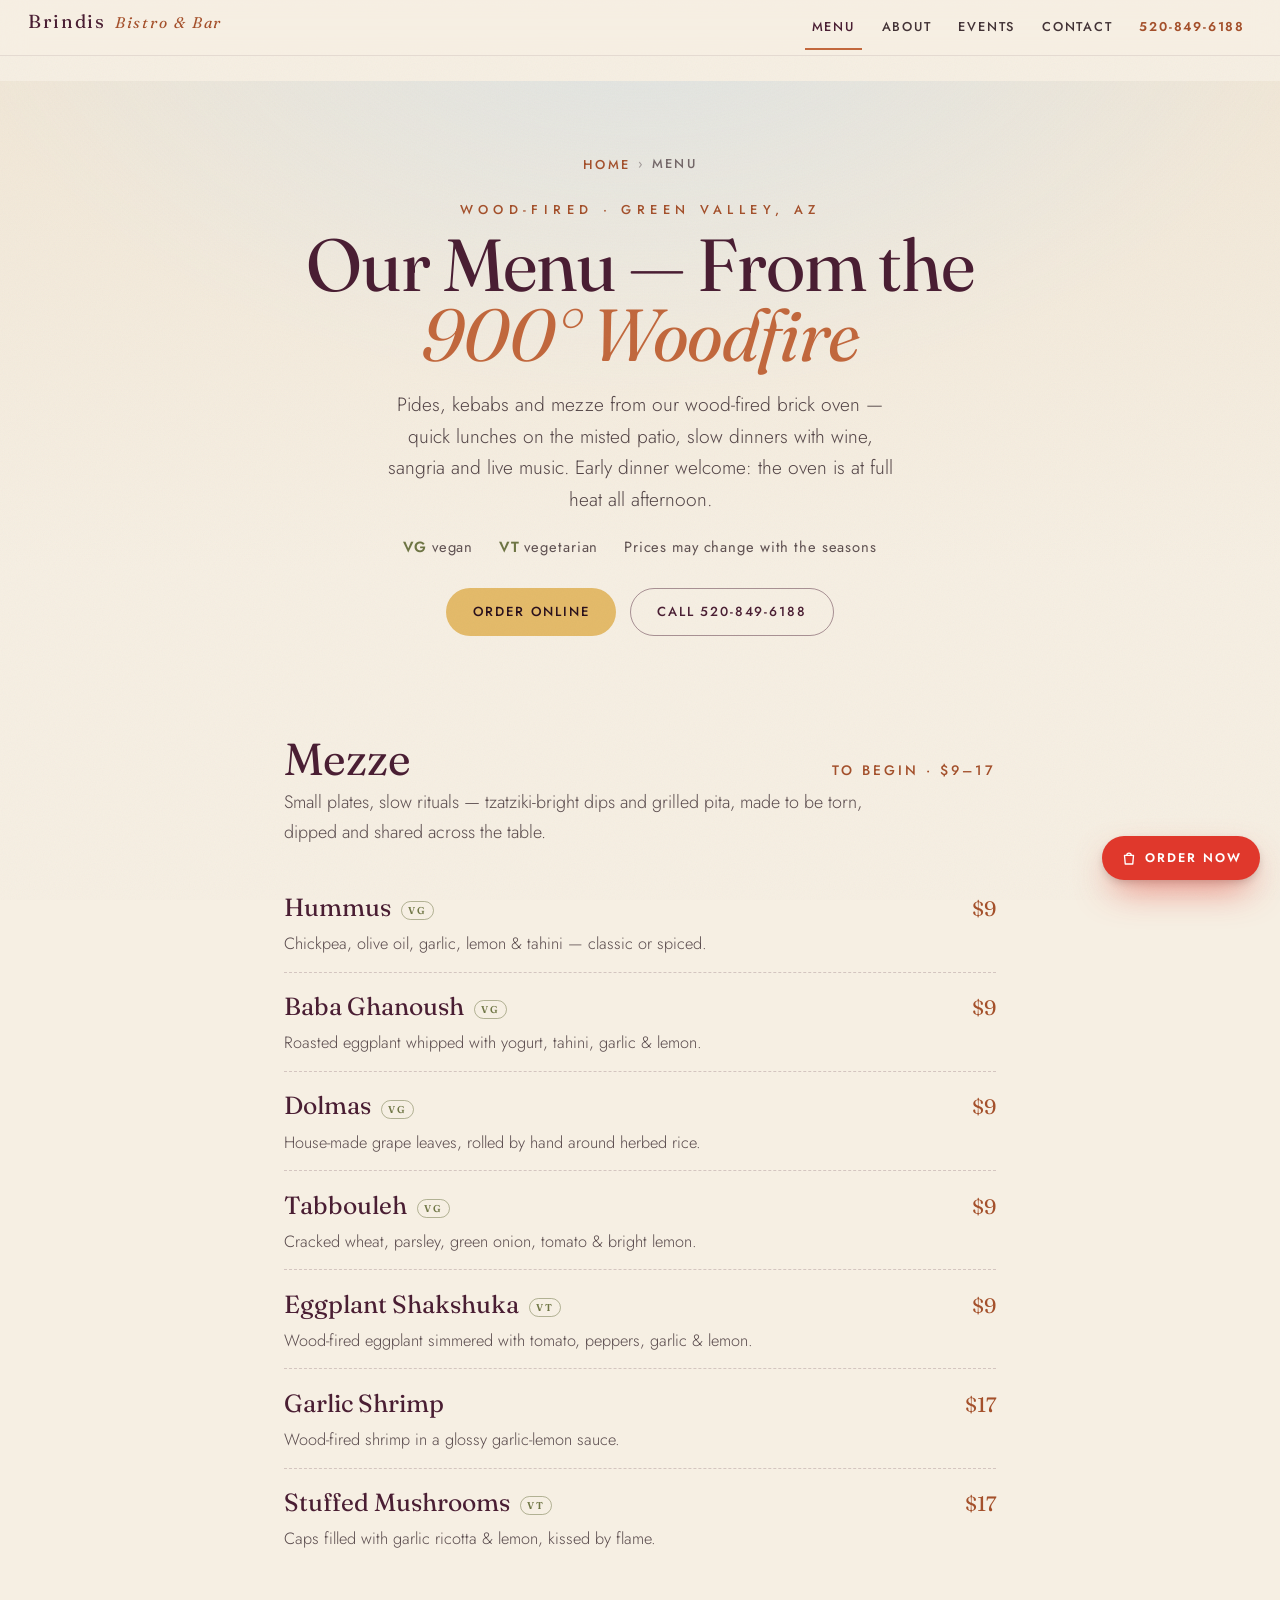
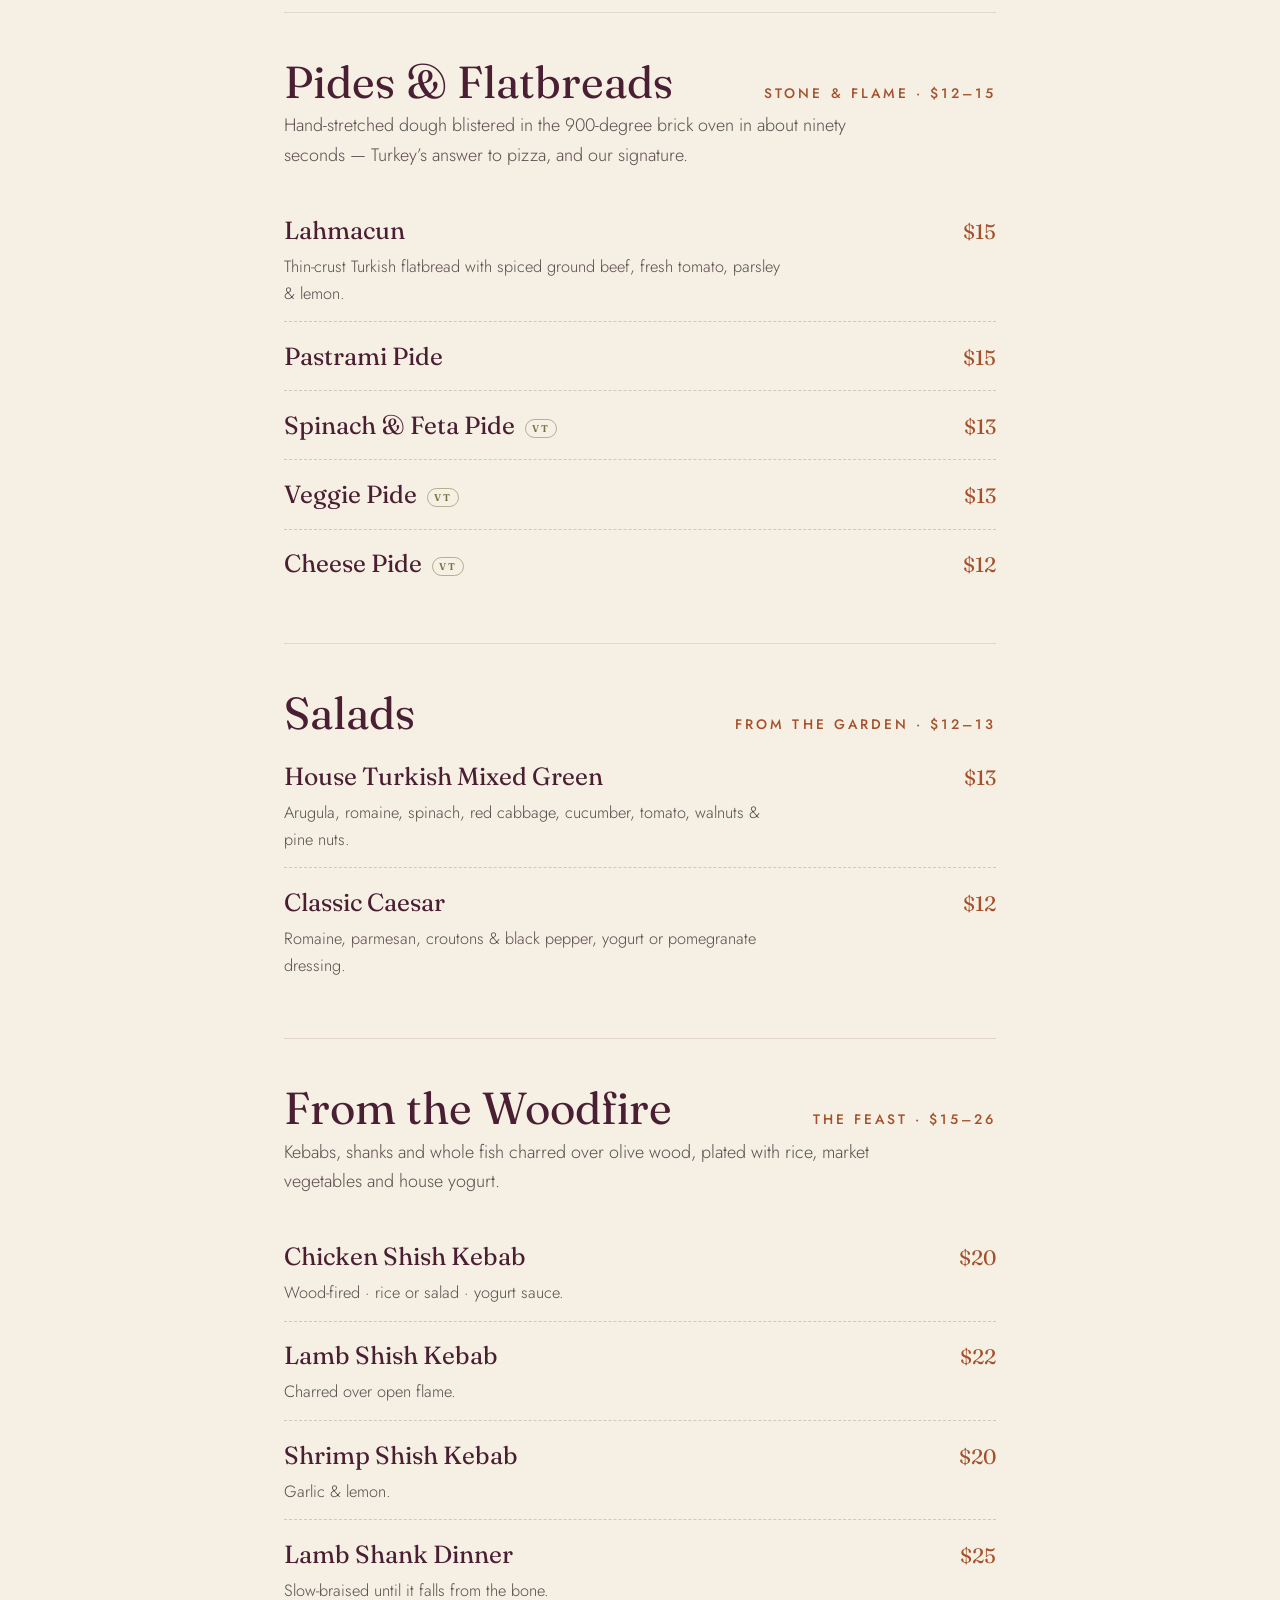
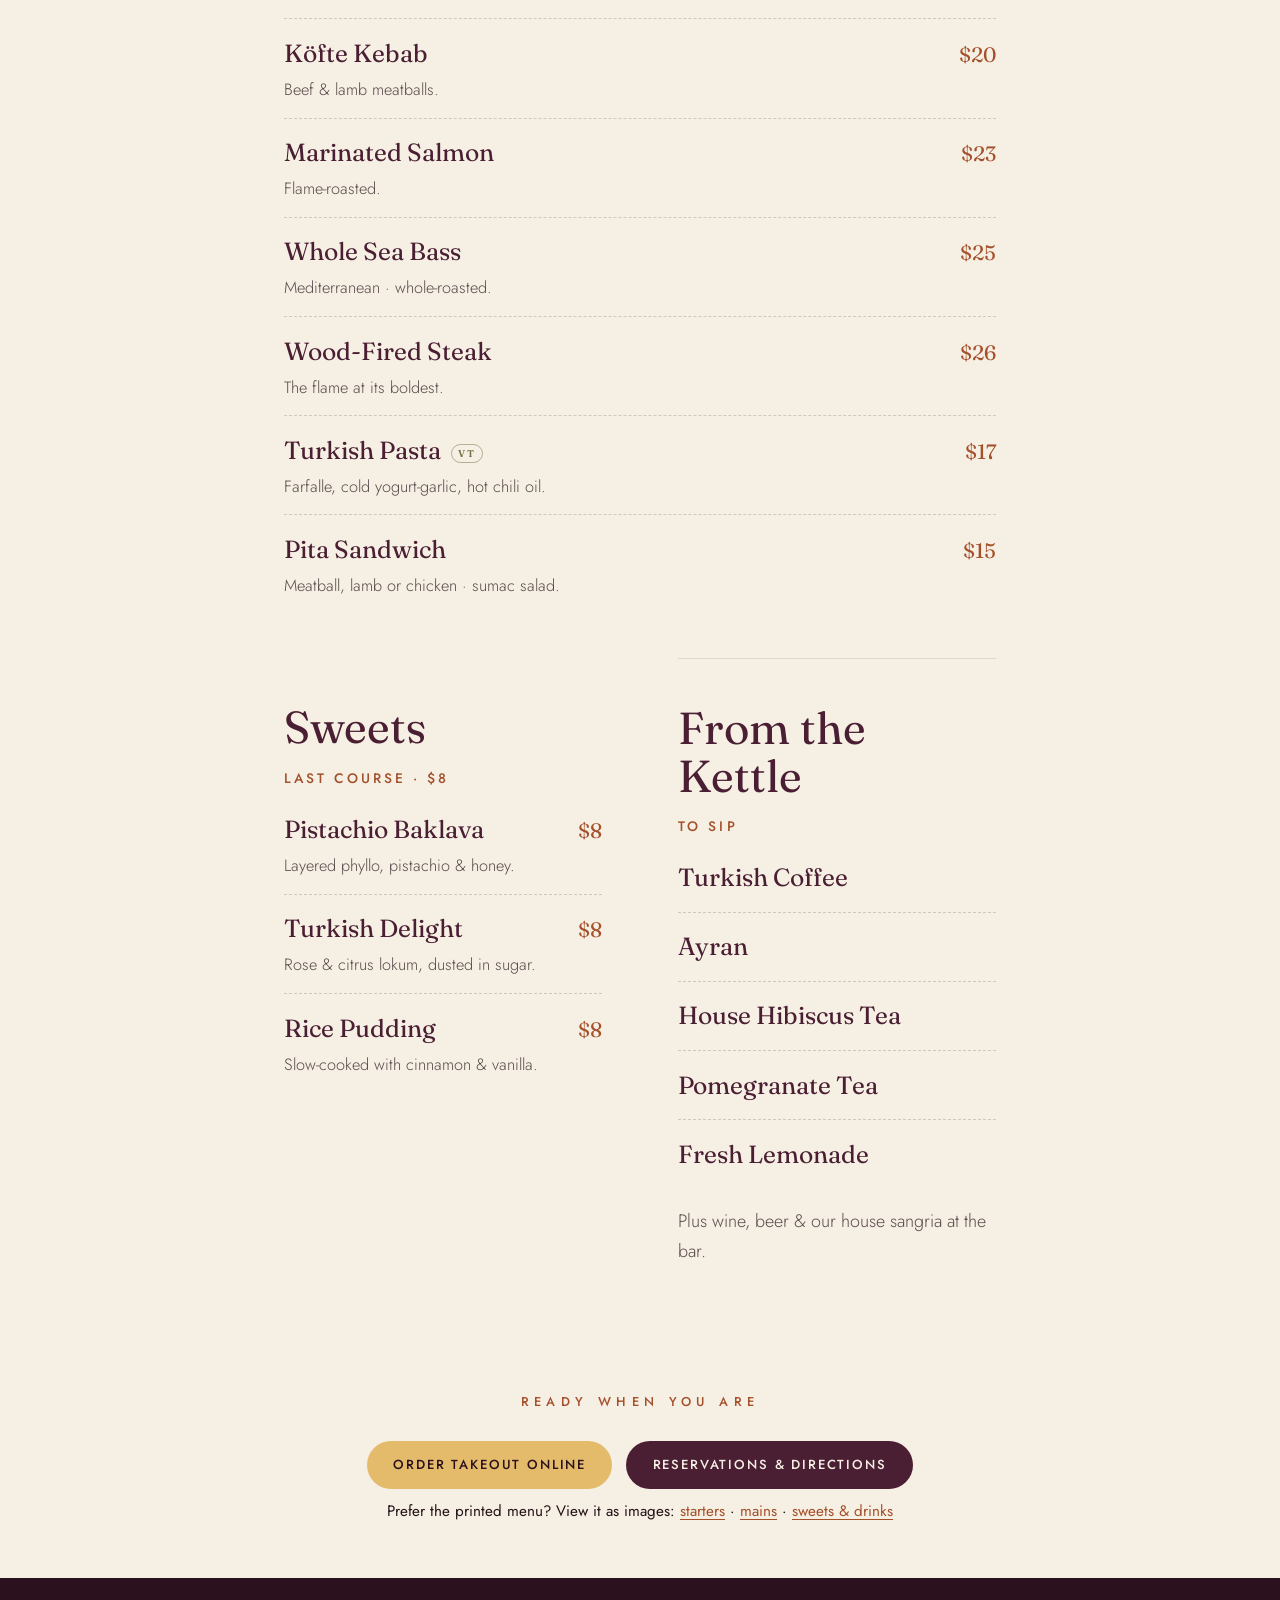
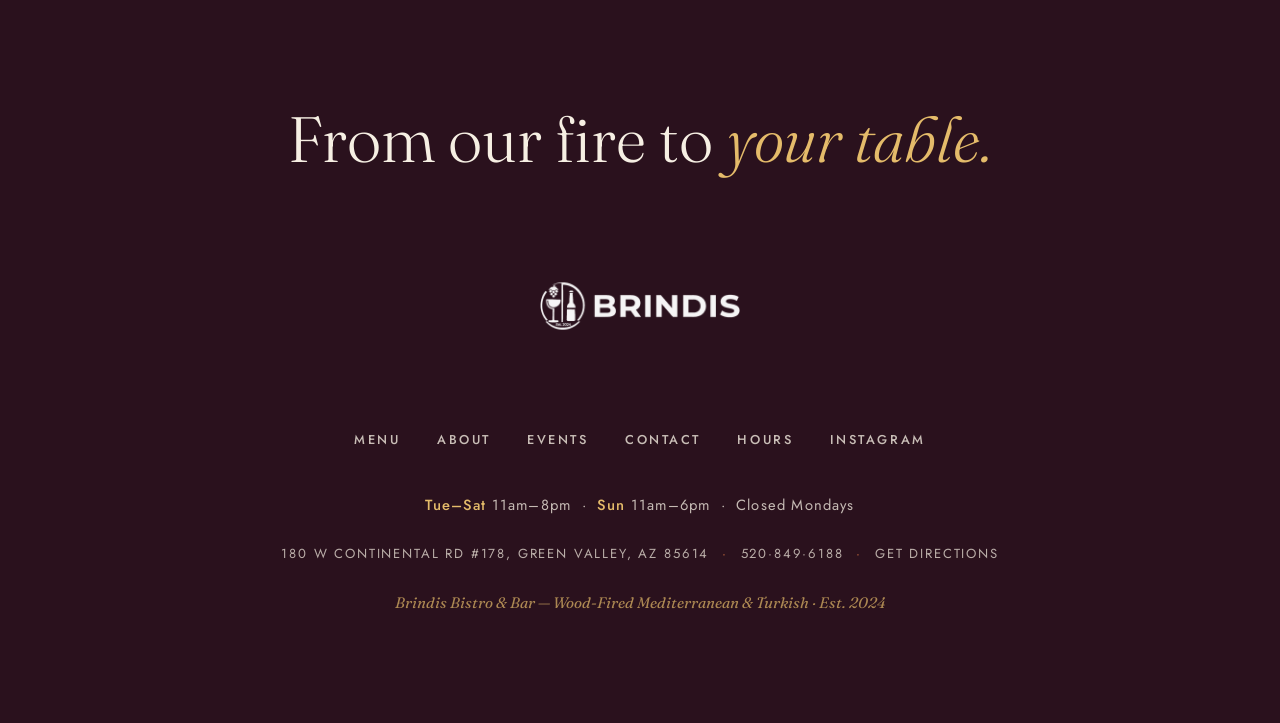
<file: menu/index.html>
<!DOCTYPE html>
<html lang="en">
<head>
<meta charset="UTF-8">
<meta name="viewport" content="width=device-width, initial-scale=1.0">

<!-- MENU UPDATE: edit BOTH this file AND /js/menu-data.js (homepage) — keep them in sync. -->
<title>Menu — Wood-Fired Pides, Kebabs &amp; Mezze | Brindis Bistro &amp; Bar</title>
<meta name="description" content="The full Brindis menu with prices — spinach pide, lahmacun, shish kebabs, slow-braised lamb shank, whole sea bass, mezze, baklava &amp; Turkish coffee. Vegan &amp; vegetarian options. Green Valley, AZ.">
<link rel="canonical" href="https://www.brindisbistrobar.com/menu/">
<!-- GO-LIVE: delete the next line to allow indexing (see GO-LIVE.md) -->
<meta name="robots" content="noindex, nofollow">
<meta name="author" content="Brindis Bistro &amp; Bar">
<meta name="theme-color" content="#4A1E33">

<meta property="og:type" content="website">
<meta property="og:site_name" content="Brindis Bistro &amp; Bar">
<meta property="og:title" content="Menu — Wood-Fired Pides, Kebabs &amp; Mezze | Brindis Bistro &amp; Bar">
<meta property="og:description" content="The full menu with prices — pides &amp; lahmacun from the 900&deg;F brick oven, kebabs, mezze, baklava and more. Green Valley, AZ.">
<meta property="og:url" content="https://www.brindisbistrobar.com/menu/">
<meta property="og:image" content="https://www.brindisbistrobar.com/assets/og/og-menu.jpg">
<meta property="og:image:width" content="1200">
<meta property="og:image:height" content="630">
<meta name="twitter:card" content="summary_large_image">
<meta name="twitter:title" content="Brindis Bistro &amp; Bar — Menu">
<meta name="twitter:description" content="Wood-fired pides, kebabs, mezze &amp; sweets in Green Valley, AZ. Full menu with prices.">
<meta name="twitter:image" content="https://www.brindisbistrobar.com/assets/og/og-menu.jpg">

<link rel="icon" href="/favicon.ico" sizes="any">
<link rel="apple-touch-icon" href="/apple-touch-icon.png">
<link rel="manifest" href="/site.webmanifest">

<link rel="preconnect" href="https://fonts.googleapis.com">
<link rel="preconnect" href="https://fonts.gstatic.com" crossorigin>
<link href="https://fonts.googleapis.com/css2?family=Fraunces:ital,opsz,wght@0,9..144,300..600;1,9..144,300..600&family=Jost:wght@300;400;500;600&display=swap" rel="stylesheet">

<link rel="stylesheet" href="/css/base.css?v=3">
<link rel="stylesheet" href="/css/site.css?v=1">

<script type="application/ld+json">
{
  "@context": "https://schema.org",
  "@graph": [
    {
      "@type": "BreadcrumbList",
      "itemListElement": [
        { "@type": "ListItem", "position": 1, "name": "Home", "item": "https://www.brindisbistrobar.com/" },
        { "@type": "ListItem", "position": 2, "name": "Menu", "item": "https://www.brindisbistrobar.com/menu/" }
      ]
    },
    {
      "@type": "Restaurant",
      "@id": "https://www.brindisbistrobar.com/#restaurant",
      "name": "Brindis Bistro & Bar",
      "url": "https://www.brindisbistrobar.com/",
      "hasMenu": { "@id": "https://www.brindisbistrobar.com/menu/#menu" }
    },
    {
      "@type": "Menu",
      "@id": "https://www.brindisbistrobar.com/menu/#menu",
      "name": "Brindis Bistro & Bar — Full Menu",
      "inLanguage": "en-US",
      "mainEntityOfPage": "https://www.brindisbistrobar.com/menu/",
      "hasMenuSection": [
        {
          "@type": "MenuSection", "name": "Mezze",
          "description": "Small plates, made to be torn, dipped and shared.",
          "hasMenuItem": [
            { "@type": "MenuItem", "name": "Hummus", "description": "Chickpea, olive oil, garlic, lemon and tahini — classic or spiced.", "suitableForDiet": "https://schema.org/VeganDiet", "offers": { "@type": "Offer", "price": "9.00", "priceCurrency": "USD" } },
            { "@type": "MenuItem", "name": "Baba Ghanoush", "description": "Roasted eggplant whipped with yogurt, tahini, garlic and lemon.", "suitableForDiet": "https://schema.org/VeganDiet", "offers": { "@type": "Offer", "price": "9.00", "priceCurrency": "USD" } },
            { "@type": "MenuItem", "name": "Dolmas", "description": "House-made grape leaves, rolled by hand around herbed rice.", "suitableForDiet": "https://schema.org/VeganDiet", "offers": { "@type": "Offer", "price": "9.00", "priceCurrency": "USD" } },
            { "@type": "MenuItem", "name": "Tabbouleh", "description": "Cracked wheat, parsley, green onion, tomato and bright lemon.", "suitableForDiet": "https://schema.org/VeganDiet", "offers": { "@type": "Offer", "price": "9.00", "priceCurrency": "USD" } },
            { "@type": "MenuItem", "name": "Eggplant Shakshuka", "description": "Wood-fired eggplant simmered with tomato, peppers, garlic and lemon.", "suitableForDiet": "https://schema.org/VegetarianDiet", "offers": { "@type": "Offer", "price": "9.00", "priceCurrency": "USD" } },
            { "@type": "MenuItem", "name": "Garlic Shrimp", "description": "Wood-fired shrimp in a glossy garlic-lemon sauce.", "offers": { "@type": "Offer", "price": "17.00", "priceCurrency": "USD" } },
            { "@type": "MenuItem", "name": "Stuffed Mushrooms", "description": "Caps filled with garlic ricotta and lemon, kissed by flame.", "suitableForDiet": "https://schema.org/VegetarianDiet", "offers": { "@type": "Offer", "price": "17.00", "priceCurrency": "USD" } }
          ]
        },
        {
          "@type": "MenuSection", "name": "Pides & Flatbreads",
          "description": "Hand-stretched dough blistered in the 900-degree wood-fired brick oven.",
          "hasMenuItem": [
            { "@type": "MenuItem", "name": "Lahmacun", "description": "Thin-crust Turkish flatbread with spiced ground beef, fresh tomato, parsley and lemon.", "offers": { "@type": "Offer", "price": "15.00", "priceCurrency": "USD" } },
            { "@type": "MenuItem", "name": "Pastrami Pide", "offers": { "@type": "Offer", "price": "15.00", "priceCurrency": "USD" } },
            { "@type": "MenuItem", "name": "Spinach & Feta Pide", "suitableForDiet": "https://schema.org/VegetarianDiet", "offers": { "@type": "Offer", "price": "13.00", "priceCurrency": "USD" } },
            { "@type": "MenuItem", "name": "Veggie Pide", "suitableForDiet": "https://schema.org/VegetarianDiet", "offers": { "@type": "Offer", "price": "13.00", "priceCurrency": "USD" } },
            { "@type": "MenuItem", "name": "Cheese Pide", "suitableForDiet": "https://schema.org/VegetarianDiet", "offers": { "@type": "Offer", "price": "12.00", "priceCurrency": "USD" } }
          ]
        },
        {
          "@type": "MenuSection", "name": "Salads",
          "hasMenuItem": [
            { "@type": "MenuItem", "name": "House Turkish Mixed Green", "description": "Arugula, romaine, spinach, red cabbage, cucumber, tomato, walnuts and pine nuts.", "offers": { "@type": "Offer", "price": "13.00", "priceCurrency": "USD" } },
            { "@type": "MenuItem", "name": "Classic Caesar", "description": "Romaine, parmesan, croutons and black pepper, yogurt or pomegranate dressing.", "offers": { "@type": "Offer", "price": "12.00", "priceCurrency": "USD" } }
          ]
        },
        {
          "@type": "MenuSection", "name": "From the Woodfire",
          "description": "Kebabs, shanks and whole fish charred over olive wood, plated with rice, market vegetables and house yogurt.",
          "hasMenuItem": [
            { "@type": "MenuItem", "name": "Chicken Shish Kebab", "description": "Wood-fired, with rice or salad and yogurt sauce.", "offers": { "@type": "Offer", "price": "20.00", "priceCurrency": "USD" } },
            { "@type": "MenuItem", "name": "Lamb Shish Kebab", "description": "Charred over open flame.", "offers": { "@type": "Offer", "price": "22.00", "priceCurrency": "USD" } },
            { "@type": "MenuItem", "name": "Shrimp Shish Kebab", "description": "Garlic and lemon.", "offers": { "@type": "Offer", "price": "20.00", "priceCurrency": "USD" } },
            { "@type": "MenuItem", "name": "Lamb Shank Dinner", "description": "Slow-braised until it falls from the bone.", "offers": { "@type": "Offer", "price": "25.00", "priceCurrency": "USD" } },
            { "@type": "MenuItem", "name": "Köfte Kebab", "description": "Beef and lamb meatballs.", "offers": { "@type": "Offer", "price": "20.00", "priceCurrency": "USD" } },
            { "@type": "MenuItem", "name": "Marinated Salmon", "description": "Flame-roasted.", "offers": { "@type": "Offer", "price": "23.00", "priceCurrency": "USD" } },
            { "@type": "MenuItem", "name": "Whole Sea Bass", "description": "Mediterranean, whole-roasted.", "offers": { "@type": "Offer", "price": "25.00", "priceCurrency": "USD" } },
            { "@type": "MenuItem", "name": "Wood-Fired Steak", "description": "The flame at its boldest.", "offers": { "@type": "Offer", "price": "26.00", "priceCurrency": "USD" } },
            { "@type": "MenuItem", "name": "Turkish Pasta", "description": "Farfalle, cold yogurt-garlic, hot chili oil.", "suitableForDiet": "https://schema.org/VegetarianDiet", "offers": { "@type": "Offer", "price": "17.00", "priceCurrency": "USD" } },
            { "@type": "MenuItem", "name": "Pita Sandwich", "description": "Meatball, lamb or chicken, with sumac salad.", "offers": { "@type": "Offer", "price": "15.00", "priceCurrency": "USD" } }
          ]
        },
        {
          "@type": "MenuSection", "name": "Sweets",
          "hasMenuItem": [
            { "@type": "MenuItem", "name": "Pistachio Baklava", "description": "Layered phyllo, pistachio and honey.", "offers": { "@type": "Offer", "price": "8.00", "priceCurrency": "USD" } },
            { "@type": "MenuItem", "name": "Turkish Delight", "description": "Rose and citrus lokum, dusted in sugar.", "offers": { "@type": "Offer", "price": "8.00", "priceCurrency": "USD" } },
            { "@type": "MenuItem", "name": "Rice Pudding", "description": "Slow-cooked with cinnamon and vanilla.", "offers": { "@type": "Offer", "price": "8.00", "priceCurrency": "USD" } }
          ]
        },
        {
          "@type": "MenuSection", "name": "From the Kettle",
          "hasMenuItem": [
            { "@type": "MenuItem", "name": "Turkish Coffee" },
            { "@type": "MenuItem", "name": "Ayran" },
            { "@type": "MenuItem", "name": "House Hibiscus Tea" },
            { "@type": "MenuItem", "name": "Pomegranate Tea" },
            { "@type": "MenuItem", "name": "Fresh Lemonade" }
          ]
        }
      ]
    }
  ]
}
</script>
</head>
<body class="subpage">

<div class="grain" aria-hidden="true"></div>

<nav class="site-nav" aria-label="Main">
  <a class="nav-brand" href="/">Brindis <span class="amp">Bistro &amp; Bar</span></a>
  <div class="nav-links">
    <a href="/menu/" aria-current="page">Menu</a>
    <a href="/about/">About</a>
    <a href="/events/">Events</a>
    <a href="/contact/">Contact</a>
    <a class="nav-call" href="tel:5208496188">520-849-6188</a>
  </div>
</nav>

<a class="order-now static" href="https://www.toasttab.com/local/order/brindis-bistro-and-bar-180-w-continental-rd-178" target="_blank" rel="noopener" aria-label="Order online from Brindis Bistro & Bar">
  <svg viewBox="0 0 24 24" aria-hidden="true"><path d="M6 8.5h12l-1 11.5H7L6 8.5Z"/><path d="M9 8.5a3 3 0 0 1 6 0"/></svg>
  <span>Order Now</span>
</a>

<main>
  <header class="page-hero">
    <nav class="crumbs" aria-label="Breadcrumb"><a href="/">Home</a><span class="sep">&rsaquo;</span><span aria-current="page">Menu</span></nav>
    <p class="kicker">Wood-Fired &middot; Green Valley, AZ</p>
    <h1 class="sect-title">Our Menu &mdash; From the<br><em>900&deg; Woodfire</em></h1>
    <p class="sect-lede" style="margin-inline:auto">Pides, kebabs and mezze from our wood-fired brick oven &mdash; quick lunches on the misted patio, slow dinners with wine, sangria and live music. Early dinner welcome: the oven is at full heat all afternoon.</p>
    <p class="menu-note"><span><span class="vg">VG</span> vegan</span><span><span class="vg">VT</span> vegetarian</span><span>Prices may change with the seasons</span></p>
    <div class="btn-row">
      <a class="btn" href="https://www.toasttab.com/local/order/brindis-bistro-and-bar-180-w-continental-rd-178" target="_blank" rel="noopener">Order Online</a>
      <a class="btn outline" href="tel:5208496188">Call 520-849-6188</a>
    </div>
  </header>

  <div class="wrap narrow">

    <section class="menu-section rv" id="mezze" aria-labelledby="mezze-h">
      <div class="menu-section-head"><h2 id="mezze-h">Mezze</h2><span class="sub">To Begin &middot; $9&ndash;17</span></div>
      <p class="menu-section-lede">Small plates, slow rituals &mdash; tzatziki-bright dips and grilled pita, made to be torn, dipped and shared across the table.</p>
      <ul class="menu-list">
        <li class="menu-item"><span class="mi-name">Hummus <span class="tag">VG</span></span><span class="mi-price">$9</span><span class="mi-desc">Chickpea, olive oil, garlic, lemon &amp; tahini &mdash; classic or spiced.</span></li>
        <li class="menu-item"><span class="mi-name">Baba Ghanoush <span class="tag">VG</span></span><span class="mi-price">$9</span><span class="mi-desc">Roasted eggplant whipped with yogurt, tahini, garlic &amp; lemon.</span></li>
        <li class="menu-item"><span class="mi-name">Dolmas <span class="tag">VG</span></span><span class="mi-price">$9</span><span class="mi-desc">House-made grape leaves, rolled by hand around herbed rice.</span></li>
        <li class="menu-item"><span class="mi-name">Tabbouleh <span class="tag">VG</span></span><span class="mi-price">$9</span><span class="mi-desc">Cracked wheat, parsley, green onion, tomato &amp; bright lemon.</span></li>
        <li class="menu-item"><span class="mi-name">Eggplant Shakshuka <span class="tag">VT</span></span><span class="mi-price">$9</span><span class="mi-desc">Wood-fired eggplant simmered with tomato, peppers, garlic &amp; lemon.</span></li>
        <li class="menu-item"><span class="mi-name">Garlic Shrimp</span><span class="mi-price">$17</span><span class="mi-desc">Wood-fired shrimp in a glossy garlic-lemon sauce.</span></li>
        <li class="menu-item"><span class="mi-name">Stuffed Mushrooms <span class="tag">VT</span></span><span class="mi-price">$17</span><span class="mi-desc">Caps filled with garlic ricotta &amp; lemon, kissed by flame.</span></li>
      </ul>
    </section>

    <section class="menu-section rv" id="pides" aria-labelledby="pides-h">
      <div class="menu-section-head"><h2 id="pides-h">Pides &amp; Flatbreads</h2><span class="sub">Stone &amp; Flame &middot; $12&ndash;15</span></div>
      <p class="menu-section-lede">Hand-stretched dough blistered in the 900-degree brick oven in about ninety seconds &mdash; Turkey&rsquo;s answer to pizza, and our signature.</p>
      <ul class="menu-list">
        <li class="menu-item"><span class="mi-name">Lahmacun</span><span class="mi-price">$15</span><span class="mi-desc">Thin-crust Turkish flatbread with spiced ground beef, fresh tomato, parsley &amp; lemon.</span></li>
        <li class="menu-item"><span class="mi-name">Pastrami Pide</span><span class="mi-price">$15</span></li>
        <li class="menu-item"><span class="mi-name">Spinach &amp; Feta Pide <span class="tag">VT</span></span><span class="mi-price">$13</span></li>
        <li class="menu-item"><span class="mi-name">Veggie Pide <span class="tag">VT</span></span><span class="mi-price">$13</span></li>
        <li class="menu-item"><span class="mi-name">Cheese Pide <span class="tag">VT</span></span><span class="mi-price">$12</span></li>
      </ul>
    </section>

    <section class="menu-section rv" id="salads" aria-labelledby="salads-h">
      <div class="menu-section-head"><h2 id="salads-h">Salads</h2><span class="sub">From the Garden &middot; $12&ndash;13</span></div>
      <ul class="menu-list">
        <li class="menu-item"><span class="mi-name">House Turkish Mixed Green</span><span class="mi-price">$13</span><span class="mi-desc">Arugula, romaine, spinach, red cabbage, cucumber, tomato, walnuts &amp; pine nuts.</span></li>
        <li class="menu-item"><span class="mi-name">Classic Caesar</span><span class="mi-price">$12</span><span class="mi-desc">Romaine, parmesan, croutons &amp; black pepper, yogurt or pomegranate dressing.</span></li>
      </ul>
    </section>

    <section class="menu-section rv" id="woodfire" aria-labelledby="woodfire-h">
      <div class="menu-section-head"><h2 id="woodfire-h">From the Woodfire</h2><span class="sub">The Feast &middot; $15&ndash;26</span></div>
      <p class="menu-section-lede">Kebabs, shanks and whole fish charred over olive wood, plated with rice, market vegetables and house yogurt.</p>
      <ul class="menu-list">
        <li class="menu-item"><span class="mi-name">Chicken Shish Kebab</span><span class="mi-price">$20</span><span class="mi-desc">Wood-fired &middot; rice or salad &middot; yogurt sauce.</span></li>
        <li class="menu-item"><span class="mi-name">Lamb Shish Kebab</span><span class="mi-price">$22</span><span class="mi-desc">Charred over open flame.</span></li>
        <li class="menu-item"><span class="mi-name">Shrimp Shish Kebab</span><span class="mi-price">$20</span><span class="mi-desc">Garlic &amp; lemon.</span></li>
        <li class="menu-item"><span class="mi-name">Lamb Shank Dinner</span><span class="mi-price">$25</span><span class="mi-desc">Slow-braised until it falls from the bone.</span></li>
        <li class="menu-item"><span class="mi-name">K&ouml;fte Kebab</span><span class="mi-price">$20</span><span class="mi-desc">Beef &amp; lamb meatballs.</span></li>
        <li class="menu-item"><span class="mi-name">Marinated Salmon</span><span class="mi-price">$23</span><span class="mi-desc">Flame-roasted.</span></li>
        <li class="menu-item"><span class="mi-name">Whole Sea Bass</span><span class="mi-price">$25</span><span class="mi-desc">Mediterranean &middot; whole-roasted.</span></li>
        <li class="menu-item"><span class="mi-name">Wood-Fired Steak</span><span class="mi-price">$26</span><span class="mi-desc">The flame at its boldest.</span></li>
        <li class="menu-item"><span class="mi-name">Turkish Pasta <span class="tag">VT</span></span><span class="mi-price">$17</span><span class="mi-desc">Farfalle, cold yogurt-garlic, hot chili oil.</span></li>
        <li class="menu-item"><span class="mi-name">Pita Sandwich</span><span class="mi-price">$15</span><span class="mi-desc">Meatball, lamb or chicken &middot; sumac salad.</span></li>
      </ul>
    </section>

    <div class="menu-cols">
      <section class="menu-section rv" id="sweets" aria-labelledby="sweets-h">
        <div class="menu-section-head"><h2 id="sweets-h">Sweets</h2><span class="sub">Last Course &middot; $8</span></div>
        <ul class="menu-list">
          <li class="menu-item"><span class="mi-name">Pistachio Baklava</span><span class="mi-price">$8</span><span class="mi-desc">Layered phyllo, pistachio &amp; honey.</span></li>
          <li class="menu-item"><span class="mi-name">Turkish Delight</span><span class="mi-price">$8</span><span class="mi-desc">Rose &amp; citrus lokum, dusted in sugar.</span></li>
          <li class="menu-item"><span class="mi-name">Rice Pudding</span><span class="mi-price">$8</span><span class="mi-desc">Slow-cooked with cinnamon &amp; vanilla.</span></li>
        </ul>
      </section>

      <section class="menu-section rv" id="drinks" aria-labelledby="drinks-h">
        <div class="menu-section-head"><h2 id="drinks-h">From the Kettle</h2><span class="sub">To Sip</span></div>
        <ul class="menu-list">
          <li class="menu-item"><span class="mi-name">Turkish Coffee</span></li>
          <li class="menu-item"><span class="mi-name">Ayran</span></li>
          <li class="menu-item"><span class="mi-name">House Hibiscus Tea</span></li>
          <li class="menu-item"><span class="mi-name">Pomegranate Tea</span></li>
          <li class="menu-item"><span class="mi-name">Fresh Lemonade</span></li>
        </ul>
        <p class="menu-section-lede" style="margin-top:1.2rem">Plus wine, beer &amp; our house sangria at the bar.</p>
      </section>
    </div>

    <section class="page-section rv" style="text-align:center">
      <p class="kicker">Ready When You Are</p>
      <div class="btn-row">
        <a class="btn" href="https://www.toasttab.com/local/order/brindis-bistro-and-bar-180-w-continental-rd-178" target="_blank" rel="noopener">Order Takeout Online</a>
        <a class="btn dark" href="/contact/">Reservations &amp; Directions</a>
      </div>
      <p class="printed-menu">Prefer the printed menu? View it as images:
        <a href="/assets/menu-starters.webp" target="_blank" rel="noopener">starters</a> &middot;
        <a href="/assets/menu-mains.webp" target="_blank" rel="noopener">mains</a> &middot;
        <a href="/assets/menu-sweets.webp" target="_blank" rel="noopener">sweets &amp; drinks</a>
      </p>
    </section>

  </div>
</main>

<footer class="foot">
  <div class="wrap">
    <p class="foot-line">From our fire to <em>your table.</em></p>
    <div class="foot-logos">
      <picture>
        <source type="image/webp" srcset="/assets/brindis-logo-520.webp">
        <img class="foot-brindis" src="/assets/brindis-logo.png" alt="Brindis Bistro &amp; Bar" loading="lazy" width="1800" height="1005">
      </picture>
    </div>
    <nav class="foot-nav" aria-label="Footer">
      <a href="/menu/">Menu</a>
      <a href="/about/">About</a>
      <a href="/events/">Events</a>
      <a href="/contact/">Contact</a>
      <a href="/hours/">Hours</a>
      <a href="https://www.instagram.com/brindismediterranean" target="_blank" rel="noopener">Instagram</a>
    </nav>
    <p class="foot-hours"><b>Tue&ndash;Sat</b> 11am&ndash;8pm &nbsp;&middot;&nbsp; <b>Sun</b> 11am&ndash;6pm &nbsp;&middot;&nbsp; Closed Mondays</p>
    <div class="foot-meta">
      <span>180 W Continental Rd #178, Green Valley, AZ 85614</span>
      <span class="dot">&middot;</span>
      <a href="tel:5208496188">520&middot;849&middot;6188</a>
      <span class="dot">&middot;</span>
      <a href="https://www.google.com/maps/search/?api=1&amp;query=Brindis%20Bistro%20Bar%20180%20W%20Continental%20Rd%20Green%20Valley%20AZ" target="_blank" rel="noopener">Get directions</a>
    </div>
    <p class="foot-credit">Brindis Bistro &amp; Bar &mdash; Wood-Fired Mediterranean &amp; Turkish &middot; Est. 2024</p>
  </div>
</footer>

<script defer src="/js/site.js?v=1"></script>
</body>
</html>
</file>
<file: css/base.css>
/* =========================================================
   BRINDIS BISTRO & BAR — base.css
   Shared design system: tokens · reset · type · nav · footer
   Loaded by EVERY page (homepage + subpages) BEFORE page CSS.
   ========================================================= */

:root{
  --plum:#4A1E33;
  --plum-deep:#2A111D;
  --plum-ink:#1c0b13;
  --wine:#7A2E48;
  --terracotta:#C2683D;
  --terracotta-text:#A4502B;  /* AA-contrast terracotta for small text on cream */
  --saffron:#D2A24C;
  --gold:#E4BB6A;
  --olive:#6E7544;
  --cream:#F6EFE3;
  --cream-2:#EFE4D2;
  --cream-3:#E7D8BF;
  --ink:#241319;
  --yolk:#F2B441;

  --serif:"Fraunces",Georgia,"Times New Roman",serif;
  --sans:"Jost",-apple-system,BlinkMacSystemFont,"Segoe UI",sans-serif;

  --ease-brindi:cubic-bezier(.16,1,.3,1);
  --maxw:1280px;
  --pad:clamp(20px,5vw,80px);
}

*,*::before,*::after{box-sizing:border-box;margin:0;padding:0}
html{-webkit-text-size-adjust:100%}
body{
  font-family:var(--sans);
  background:var(--cream);
  color:var(--ink);
  line-height:1.5;
  overflow-x:hidden;
  -webkit-font-smoothing:antialiased;
  text-rendering:optimizeLegibility;
}
img{display:block;max-width:100%}
a{color:inherit;text-decoration:none}
em{font-style:italic}
button{font-family:inherit;cursor:pointer;border:none;background:none;color:inherit}
::selection{background:var(--saffron);color:var(--plum-deep)}

/* keyboard focus — visible everywhere, on light or dark */
:focus-visible{outline:2px solid var(--saffron);outline-offset:3px;border-radius:2px}

/* visually hidden but crawlable / screen-reader accessible */
.sr-only{position:absolute!important;width:1px;height:1px;padding:0;margin:-1px;overflow:hidden;
  clip:rect(0,0,0,0);white-space:nowrap;border:0}

/* ---------- shared type ---------- */
.kicker{
  font-family:var(--sans);
  font-weight:500;
  font-size:clamp(.7rem,1vw,.82rem);
  letter-spacing:.42em;
  text-transform:uppercase;
  color:var(--terracotta-text);
}
.kicker.light{color:var(--gold)}
.sect-title{
  font-family:var(--serif);
  font-weight:400;
  line-height:.95;
  letter-spacing:-.015em;
  font-size:clamp(2.6rem,8vw,6rem);
  color:var(--plum);
}
.sect-title.huge{font-size:clamp(3rem,11vw,8.5rem)}
.sect-title em{color:var(--terracotta)}
.sect-lede{
  max-width:46ch;
  font-size:clamp(1rem,1.5vw,1.22rem);
  font-weight:300;
  line-height:1.65;
  color:color-mix(in srgb,var(--ink) 78%,transparent);
}
.sect-lede.light{color:color-mix(in srgb,var(--cream) 80%,transparent)}
.wrap{max-width:var(--maxw);margin:0 auto;padding-inline:var(--pad);width:100%}

/* ---------- film grain (shared editorial texture) ---------- */
.grain{
  position:fixed;inset:0;z-index:90;pointer-events:none;opacity:.05;
  background-image:url("data:image/svg+xml,%3Csvg xmlns='http://www.w3.org/2000/svg' width='160' height='160'%3E%3Cfilter id='n'%3E%3CfeTurbulence type='fractalNoise' baseFrequency='0.85' numOctaves='2' stitchTiles='stitch'/%3E%3C/filter%3E%3Crect width='100%25' height='100%25' filter='url(%23n)'/%3E%3C/svg%3E");
  mix-blend-mode:multiply;
}
/* a full-screen blend layer costs paint time every scrolled frame on phones —
   the texture is barely visible at that size anyway */
@media (hover:none) and (pointer:coarse){
  .grain{display:none}
}

/* =========================================================
   SITE NAV — fixed, shared by all pages
   (on the homepage it lives OUTSIDE #smooth-wrapper)
   ========================================================= */
.site-nav{
  position:fixed;top:0;left:0;right:0;z-index:96;
  display:flex;align-items:center;justify-content:space-between;gap:1rem;
  padding:.35rem clamp(14px,3vw,28px);
  background:color-mix(in srgb,var(--cream) 84%,transparent);
  -webkit-backdrop-filter:blur(12px);backdrop-filter:blur(12px);
  border-bottom:1px solid color-mix(in srgb,var(--plum) 10%,transparent);
}
.nav-brand{
  font-family:var(--serif);font-weight:400;font-size:1.18rem;letter-spacing:.1em;
  color:var(--plum);display:inline-flex;align-items:baseline;gap:.45em;min-height:44px;
  white-space:nowrap;align-self:center;
}
.nav-brand .amp{color:var(--terracotta-text);font-style:italic;font-size:.82em}
.nav-links{display:flex;align-items:center;gap:clamp(.05rem,1.2vw,.8rem);min-width:0}
.nav-links a{
  font-family:var(--sans);font-weight:500;font-size:.8rem;letter-spacing:.14em;text-transform:uppercase;
  color:color-mix(in srgb,var(--ink) 86%,transparent);
  display:inline-flex;align-items:center;min-height:44px;padding:0 .55em;
  border-bottom:2px solid transparent;transition:color .3s,border-color .3s;white-space:nowrap;
}
.nav-links a:hover{color:var(--plum)}
.nav-links a[aria-current="page"]{color:var(--plum);border-bottom-color:var(--terracotta)}
.nav-call{white-space:nowrap;color:var(--terracotta-text)!important;font-weight:600!important}
.nav-call:hover{color:var(--wine)!important}
@media(max-width:980px){
  .nav-call{display:none!important}
}
@media(max-width:740px){
  .nav-brand .amp{display:none}
  .nav-links a{font-size:.72rem;letter-spacing:.08em;padding:0 .42em}
  .nav-brand{font-size:1.05rem;letter-spacing:.16em}
}

/* =========================================================
   TESTIMONIALS — real guest quotes (homepage + subpages)
   Frosted cards: readable over cream or the night sky.
   ========================================================= */
.quote-strip{display:grid;grid-template-columns:repeat(auto-fit,minmax(260px,1fr));gap:clamp(16px,2.6vw,30px)}
.quote-card{background:color-mix(in srgb,var(--cream) 88%,transparent);border-radius:6px;padding:1.6rem 1.5rem;
  border:1px solid color-mix(in srgb,var(--plum) 12%,transparent);
  box-shadow:0 22px 48px -30px rgba(28,11,19,.55)}
.quote-card blockquote{font-family:var(--serif);font-style:italic;font-weight:300;
  font-size:clamp(1.1rem,1.9vw,1.3rem);line-height:1.5;color:var(--plum)}
.quote-card cite{display:block;margin-top:.9rem;font-family:var(--sans);font-style:normal;
  font-size:.78rem;letter-spacing:.2em;text-transform:uppercase;font-weight:500;
  color:var(--terracotta-text)}

/* =========================================================
   ORDER NOW — floating Toast-ordering button (all pages;
   the homepage upgrades it to a draggable via GSAP)
   ========================================================= */
.order-now{position:fixed;z-index:98;right:20px;bottom:20px;display:inline-flex;align-items:center;gap:.55em;
  background:#E0382C;color:#fff;font-family:var(--sans);font-weight:600;letter-spacing:.16em;text-transform:uppercase;
  font-size:.78rem;padding:.95em 1.45em;border-radius:3em;cursor:grab;white-space:nowrap;
  box-shadow:0 16px 36px -10px rgba(224,56,44,.7), 0 4px 12px -4px rgba(0,0,0,.32);
  user-select:none;-webkit-user-select:none;touch-action:none;will-change:transform}
.order-now:hover{background:#ef4a3d}
.order-now:active{cursor:grabbing}
.order-now svg{width:18px;height:18px;fill:none;stroke:currentColor;stroke-width:1.8;stroke-linecap:round;stroke-linejoin:round}
.order-now .order-grip{width:13px;height:13px;margin-left:.05em;opacity:.65;
  background:radial-gradient(circle,currentColor 1.1px,transparent 1.5px) 0 0/4.5px 4.5px;border-radius:2px}
.order-now.static{cursor:pointer;touch-action:auto}
@media(max-width:560px){ .order-now{font-size:.7rem;padding:.85em 1.1em;right:14px;bottom:14px;letter-spacing:.12em} }

/* =========================================================
   FOOTER — shared by all pages
   ========================================================= */
.foot{background:var(--plum-deep);color:var(--cream);text-align:center;padding:clamp(70px,12vh,140px) 0}
.foot-line{font-family:var(--serif);font-weight:300;font-size:clamp(2rem,6vw,4rem);margin-bottom:2.8rem}
.foot-line em{color:var(--gold)}
.foot-logos{display:flex;align-items:center;justify-content:center;gap:clamp(20px,5vw,60px);margin-bottom:2.6rem;flex-wrap:wrap}
.foot-brindis{width:min(56vw,250px);height:auto;filter:brightness(0) invert(1);opacity:.96}
.foot-nav{display:flex;justify-content:center;flex-wrap:wrap;gap:.4rem 1.8rem;margin-bottom:2rem}
.foot-nav a{
  font-size:.8rem;letter-spacing:.2em;text-transform:uppercase;font-weight:500;
  color:color-mix(in srgb,var(--cream) 78%,transparent);
  display:inline-flex;align-items:center;min-height:44px;padding:0 .3em;
}
.foot-nav a:hover{color:var(--gold)}
.foot-hours{margin-bottom:1.6rem;font-size:.92rem;letter-spacing:.08em;
  color:color-mix(in srgb,var(--cream) 76%,transparent)}
.foot-hours b{color:var(--gold);font-weight:500}
.foot-meta{display:flex;gap:.8rem;justify-content:center;flex-wrap:wrap;align-items:center;
  font-size:.82rem;letter-spacing:.14em;text-transform:uppercase;color:color-mix(in srgb,var(--cream) 70%,transparent)}
.foot-meta a:hover{color:var(--gold)}
.foot-meta .dot{color:var(--terracotta)}
.foot-credit{margin-top:1.6rem;font-family:var(--serif);font-style:italic;
  color:color-mix(in srgb,var(--gold) 70%,transparent);font-size:.95rem}
@media(max-width:560px){
  .foot-brindis{width:min(64vw,210px)}
}
</file>
<file: css/styles.css>
/* =========================================================
   BRINDIS BISTRO & BAR — Woodfire & Wine (homepage)
   Editorial Mediterranean luxury · GSAP scrollytelling
   Shared tokens / nav / footer live in base.css (loads first).
   ========================================================= */

/* ScrollSmoother needs these (desktop only — phones scroll natively, and a
   will-change layer on a 20k-px-tall element wastes GPU memory on mobile) */
#smooth-wrapper{overflow:hidden;position:relative;z-index:1}
@media (hover:hover) and (pointer:fine){
  #smooth-content{will-change:transform}
}

/* =========================================================
   ATMOSPHERE — day → night sky (fixed, behind all content)
   ========================================================= */
@property --sky-top{syntax:'<color>';inherits:true;initial-value:#cfe1ef}
@property --sky-bot{syntax:'<color>';inherits:true;initial-value:#f5e7cc}
@property --orb-color{syntax:'<color>';inherits:true;initial-value:#ffd98a}
@property --orb-glow{syntax:'<color>';inherits:true;initial-value:#ffc163}
@property --orb-core{syntax:'<color>';inherits:true;initial-value:#fff6dc}
@property --orb-edge{syntax:'<color>';inherits:true;initial-value:#f59b4d}
@property --star-op{syntax:'<number>';inherits:true;initial-value:0}
/* the lunar mask: a cut-out circle that slides across the orb (sun → crescent) */
@property --moon-x{syntax:'<percentage>';inherits:false;initial-value:-90%}
@property --moon-y{syntax:'<percentage>';inherits:false;initial-value:32%}
@property --moon-r{syntax:'<percentage>';inherits:false;initial-value:46%}
.sky{position:fixed;inset:0;z-index:0;pointer-events:none;overflow:hidden}
.sky-grad{position:absolute;inset:0;background:linear-gradient(180deg,var(--sky-top) 0%,var(--sky-bot) 100%)}
.sky-stars{position:absolute;inset:0;opacity:var(--star-op);background-repeat:no-repeat;
  background-image:
    radial-gradient(1.5px 1.5px at 12% 18%,#fff,transparent),
    radial-gradient(1px 1px at 28% 33%,#fff,transparent),
    radial-gradient(1.5px 1.5px at 44% 12%,#fff,transparent),
    radial-gradient(1px 1px at 62% 26%,#fff,transparent),
    radial-gradient(1.5px 1.5px at 78% 16%,#fff,transparent),
    radial-gradient(1px 1px at 88% 34%,#fff,transparent),
    radial-gradient(1px 1px at 36% 8%,#fff,transparent),
    radial-gradient(1.5px 1.5px at 70% 6%,#fff,transparent),
    radial-gradient(1px 1px at 54% 40%,#fff,transparent),
    radial-gradient(1px 1px at 20% 46%,#fff,transparent)}
.orb{position:fixed;left:0;top:0;width:clamp(64px,8vw,108px);aspect-ratio:1;border-radius:50%;
  /* sun anatomy: white-hot core → body color → hot limb; all palette-driven so the
     same disc cools into a pale moon at night */
  background:radial-gradient(circle at 40% 38%,var(--orb-core) 0%,var(--orb-core) 16%,var(--orb-color) 54%,var(--orb-edge) 100%);
  box-shadow:
    0 0 22px 5px color-mix(in srgb,var(--orb-glow) 85%,#fff),
    0 0 55px 16px var(--orb-glow),
    0 0 140px 50px color-mix(in srgb,var(--orb-glow) 50%,transparent);
  will-change:transform;
  /* sun → crescent moon: the mask circle starts fully off-disc (--moon-x:-90%)
     and the day-night timeline slides it in as the woodfire feast begins */
  --moon-x:-90%;--moon-y:32%;--moon-r:46%;
  -webkit-mask-image:radial-gradient(ellipse var(--moon-r) var(--moon-r) at var(--moon-x) var(--moon-y),transparent 96%,#000 100%);
  mask-image:radial-gradient(ellipse var(--moon-r) var(--moon-r) at var(--moon-x) var(--moon-y),transparent 96%,#000 100%)}

/* ---------- scroll progress (homepage only) ---------- */
.scroll-progress{position:fixed;top:0;left:0;right:0;height:3px;z-index:97;background:color-mix(in srgb,var(--plum) 12%,transparent)}
.scroll-progress i{display:block;height:100%;width:100%;transform:scaleX(0);transform-origin:0 50%;
  background:linear-gradient(90deg,var(--saffron),var(--terracotta),var(--wine))}

/* ---------- preloader ---------- */
.preloader{position:fixed;inset:0;z-index:100;background:var(--plum-deep);
  display:grid;place-items:center;color:var(--cream)}
.pre-inner{display:flex;flex-direction:column;align-items:center;gap:.6rem;text-align:center}
.pre-mark{font-family:var(--serif);font-size:clamp(4rem,14vw,9rem);line-height:1;color:var(--gold);
  font-weight:400}
.pre-word{font-family:var(--sans);letter-spacing:.55em;font-size:clamp(.8rem,2vw,1.1rem);
  text-indent:.55em;color:var(--cream)}
.pre-rule{display:block;width:min(46vw,260px);height:1px;background:color-mix(in srgb,var(--gold) 40%,transparent);position:relative;overflow:hidden}
.pre-rule i{position:absolute;inset:0;background:var(--gold);transform:scaleX(0);transform-origin:0 50%}
.pre-sub{font-family:var(--serif);font-style:italic;font-size:clamp(.85rem,1.4vw,1.05rem);
  color:color-mix(in srgb,var(--cream) 70%,transparent)}

/* =========================================================
   ACT 1 — HERO
   ========================================================= */
.hero{position:relative;min-height:100svh;display:grid;place-items:center;overflow:hidden;
  background:transparent}
.hero-emblem{position:absolute;width:min(120vh,1100px);aspect-ratio:1;border-radius:50%;
  border:1px solid color-mix(in srgb,var(--plum) 9%,transparent);
  top:50%;left:50%;translate:-50% -50%;
  box-shadow:0 0 0 40px color-mix(in srgb,var(--plum) 3%,transparent) inset}
.hero-inner{position:relative;z-index:2;text-align:center;padding-inline:var(--pad);display:flex;flex-direction:column;align-items:center}
.hero-kicker{margin-bottom:2.2rem}
.hero-logo{width:min(80vw,520px);height:auto;margin-bottom:1.4rem}
.hero-title{font-family:var(--serif);font-weight:300;color:var(--plum);
  font-size:clamp(2.6rem,9.5vw,8rem);line-height:.92;letter-spacing:-.02em}
.hero-title .line{display:block;overflow:hidden}
.hero-title em{color:var(--terracotta);font-weight:400}
.hero-tag{margin-top:1.8rem;font-size:clamp(.85rem,1.4vw,1.05rem);letter-spacing:.18em;
  text-transform:uppercase;font-weight:400;color:color-mix(in srgb,var(--ink) 75%,transparent)}
.scroll-cue{position:absolute;bottom:26px;left:50%;translate:-50% 0;z-index:3;
  display:flex;flex-direction:column;align-items:center;gap:.5rem;
  font-size:.68rem;letter-spacing:.4em;text-transform:uppercase;color:var(--terracotta-text)}
.scroll-cue i{width:1px;height:40px;background:linear-gradient(var(--terracotta),transparent);position:relative;overflow:hidden}
.scroll-cue i::after{content:'';position:absolute;top:-40px;left:0;width:1px;height:40px;background:var(--plum);
  animation:cue 2.2s var(--ease-brindi) infinite}
@keyframes cue{0%{transform:translateY(0)}60%,100%{transform:translateY(80px)}}

.ember-field{position:absolute;inset:0;pointer-events:none;z-index:1;overflow:hidden}
.ember{position:absolute;top:0;left:0;width:6px;height:6px;border-radius:50%;
  background:radial-gradient(circle,var(--gold),var(--terracotta));filter:blur(.4px);opacity:0;will-change:transform}

/* =========================================================
   ACT 2 — THE FIRE (pinned story)
   ========================================================= */
/* "The Oven" — a warm morning hearth (transparent so the day sky shows; NOT a dark dip) */
.fire{position:relative;min-height:100svh;background:transparent;color:var(--plum);overflow:hidden}
.fire-stage{position:absolute;inset:0;display:grid;place-items:center;padding:var(--pad);z-index:1}
.fire-line{position:absolute;max-width:min(92vw,1000px);text-align:center;opacity:0}
.fire-line .t{font-family:var(--serif);font-weight:300;line-height:1.06;
  font-size:clamp(1.9rem,6vw,5rem);letter-spacing:-.01em;color:var(--plum)}
.fire-line em{color:var(--wine);font-weight:400}
.fire-glow{position:absolute;left:50%;bottom:-26%;translate:-50% 0;width:82vw;height:82vw;z-index:0;
  background:radial-gradient(circle,color-mix(in srgb,var(--terracotta) 64%,transparent) 0%,
    color-mix(in srgb,var(--saffron) 30%,transparent) 38%, transparent 62%);
  filter:blur(46px);opacity:.6;pointer-events:none;will-change:opacity,transform}
.oven-temp{position:absolute;left:50%;bottom:11%;translate:-50% 0;z-index:2;text-align:center;
  font-family:var(--sans);letter-spacing:.3em;text-transform:uppercase;color:var(--wine);opacity:.9}
.oven-temp b{display:block;font-family:var(--serif);font-weight:400;letter-spacing:.02em;
  font-size:clamp(2rem,6vw,3.4rem);color:var(--terracotta);text-transform:none}
.oven-temp span{font-size:clamp(.6rem,1.1vw,.72rem)}

/* =========================================================
   ACT 3 — MEZZE (horizontal pin)
   ========================================================= */
.mezze{position:relative;background:linear-gradient(180deg,
  color-mix(in srgb,var(--cream) 38%,transparent),
  color-mix(in srgb,var(--cream-2) 56%,transparent))}
.mezze-viewport{height:100svh;overflow:hidden;display:flex;align-items:center}
.mezze-track{display:flex;align-items:center;gap:clamp(28px,4vw,64px);padding-inline:var(--pad);will-change:transform}
.mezze-intro{flex:0 0 auto;width:min(78vw,440px);padding-right:2vw}
.mezze-intro .sect-title{margin:.2rem 0 1.2rem}
.drag-hint{display:inline-block;margin-top:1.6rem;font-size:.78rem;letter-spacing:.32em;
  text-transform:uppercase;color:var(--terracotta-text);font-weight:500}

.dish-card{flex:0 0 auto;width:min(74vw,330px);position:relative}
.dish-card .idx{font-family:var(--serif);font-size:.95rem;color:var(--terracotta);
  display:block;margin-bottom:.7rem;letter-spacing:.1em}
.dish-card .photo-slot{margin-bottom:1.1rem}
.dish-name{font-family:var(--serif);font-weight:400;color:var(--plum);
  font-size:clamp(1.5rem,2.4vw,2rem);line-height:1.04;margin-bottom:.5rem}
.dish-desc{font-size:1.05rem;font-weight:300;line-height:1.55;
  color:color-mix(in srgb,var(--ink) 80%,transparent);max-width:34ch}
.dish-foot{display:flex;align-items:baseline;justify-content:space-between;margin-top:.9rem;
  border-top:1px solid color-mix(in srgb,var(--plum) 16%,transparent);padding-top:.7rem}
.dish-price{font-family:var(--serif);font-size:1.5rem;color:var(--terracotta)}
.tag{font-size:.62rem;letter-spacing:.18em;text-transform:uppercase;font-weight:500;
  color:var(--olive);border:1px solid color-mix(in srgb,var(--olive) 45%,transparent);
  padding:.2em .6em;border-radius:2em}
.dish-card:nth-child(even){transform:translateY(38px)}

/* photo-slot (swap-ready placeholder) */
.photo-slot{position:relative;overflow:hidden;border-radius:3px;isolation:isolate;
  background:var(--plum-deep);box-shadow:0 24px 50px -28px rgba(42,17,29,.6)}
.photo-slot.r45{aspect-ratio:4/5}
.photo-slot.r169{aspect-ratio:16/9}
.photo-slot .ph{position:absolute;inset:0;display:grid;place-items:center;
  background:
    radial-gradient(120% 120% at 28% 18%, color-mix(in srgb,var(--saffron) 42%,transparent), transparent 58%),
    linear-gradient(150deg, var(--wine) 0%, var(--plum) 55%, var(--plum-deep) 100%)}
.photo-slot .ph::after{content:'';position:absolute;inset:0;opacity:.16;mix-blend-mode:overlay;
  background-image:url("data:image/svg+xml,%3Csvg xmlns='http://www.w3.org/2000/svg' width='120' height='120'%3E%3Cfilter id='n'%3E%3CfeTurbulence type='fractalNoise' baseFrequency='0.9' numOctaves='2'/%3E%3C/filter%3E%3Crect width='100%25' height='100%25' filter='url(%23n)'/%3E%3C/svg%3E")}
.photo-slot .ph svg{width:34%;height:34%;color:color-mix(in srgb,var(--gold) 85%,white);
  opacity:.55;fill:none;stroke:currentColor;stroke-width:1.4;stroke-linecap:round;stroke-linejoin:round}
.photo-slot .ph .ph-tag{position:absolute;bottom:12px;left:14px;font-size:.58rem;letter-spacing:.28em;
  text-transform:uppercase;color:color-mix(in srgb,var(--cream) 60%,transparent)}
.photo-slot img{position:absolute;inset:0;width:100%;height:100%;object-fit:cover;opacity:0;
  transition:opacity .9s var(--ease-brindi);z-index:2}
.photo-slot img.loaded{opacity:1}
/* Mezze cards: the cut-out dish floats on the section background (transparent WebP),
   no frame/box — just a soft contact shadow under the food itself. */
.dish-card .photo-slot{background:none;box-shadow:none;border-radius:0;overflow:visible}
.dish-card .photo-slot .ph{display:none}
.dish-card .photo-slot img{object-fit:contain;
  filter:drop-shadow(0 20px 22px rgba(42,17,29,.28))}

/* =========================================================
   ACT 4 — FROM THE WOODFIRE (dark)
   ========================================================= */
.woodfire{position:relative;background:
   radial-gradient(140% 100% at 50% 0%, color-mix(in srgb,#3c1727 68%,transparent) 0%,
     color-mix(in srgb,var(--plum-deep) 74%,transparent) 55%, color-mix(in srgb,#160810 82%,transparent) 100%);
   color:var(--cream);padding:clamp(90px,14vh,180px) 0;overflow:hidden}
.woodfire::after{content:'';position:absolute;left:0;right:0;bottom:0;height:42vh;pointer-events:none;
  background:linear-gradient(0deg,color-mix(in srgb,var(--terracotta) 30%,transparent),transparent)}
.woodfire-head{max-width:var(--maxw);margin:0 auto 4rem;position:relative;z-index:2}
.woodfire-head .sect-title{color:var(--cream)}
.woodfire-head .sect-title em{color:var(--gold)}
.woodfire-head .sect-lede{margin-top:1.6rem}
.entree-list{position:relative;z-index:2;border-top:1px solid color-mix(in srgb,var(--gold) 22%,transparent)}
.entree{display:grid;grid-template-columns:auto 1fr auto;align-items:center;gap:clamp(14px,3vw,40px);
  padding:clamp(18px,3.2vh,34px) 0;border-bottom:1px solid color-mix(in srgb,var(--gold) 16%,transparent);
  position:relative}
.entree .e-idx{font-family:var(--serif);font-size:.9rem;color:var(--saffron)}
.entree .e-name{font-family:var(--serif);font-weight:300;font-size:clamp(1.5rem,4.4vw,3.1rem);
  line-height:1;color:var(--cream);letter-spacing:-.01em}
.entree .e-name .e-note{display:block;font-family:var(--sans);font-weight:300;font-size:.9rem;
  letter-spacing:.16em;text-transform:uppercase;color:color-mix(in srgb,var(--gold) 85%,transparent);margin-top:.5rem}
.entree .e-price{font-family:var(--serif);font-size:clamp(1.3rem,3vw,2.2rem);color:var(--gold)}
.entree:hover .e-name{color:var(--gold);transition:.4s}
.woodfire-photos{display:grid;grid-template-columns:1fr 1fr;gap:clamp(16px,3vw,40px);
  margin-top:5rem;position:relative;z-index:2}
.woodfire-photos .photo-slot{box-shadow:0 30px 60px -30px #000}

/* =========================================================
   ACT 6 — THE EXPERIENCE (wine · sangria · live music · patio)
   ========================================================= */
.experience{position:relative;overflow:hidden;color:var(--cream);padding:clamp(90px,14vh,180px) 0;
  background:linear-gradient(180deg, color-mix(in srgb,var(--plum-deep) 68%,transparent) 0%,
    color-mix(in srgb,#160810 82%,transparent) 100%)}
.exp-head{max-width:var(--maxw);margin:0 auto 3.4rem;text-align:center;position:relative;z-index:2}
.exp-head .sect-title{color:var(--cream)}
.exp-head .sect-title em{color:var(--gold)}
.exp-head .sect-lede{margin:1.4rem auto 0}
.equalizer{display:flex;align-items:flex-end;justify-content:center;gap:5px;height:34px;margin:1.6rem auto 0}
.equalizer i{display:block;width:5px;height:34%;border-radius:3px;
  background:linear-gradient(var(--gold),var(--terracotta));transform-origin:50% 100%}
.gallery{position:relative;z-index:2}
.gallery-viewport{overflow:hidden}
.gallery-track{display:flex;gap:clamp(18px,2.4vw,32px);padding:6px 0;cursor:grab;will-change:transform;width:max-content}
.gallery-track:active{cursor:grabbing}
.g-card{flex:0 0 auto;width:min(74vw,330px)}
.g-card .photo-slot{margin-bottom:1.1rem;box-shadow:0 30px 60px -32px #000}
.g-title{font-family:var(--serif);font-weight:400;color:var(--cream);font-size:clamp(1.3rem,2.2vw,1.7rem);margin-bottom:.4rem}
.g-desc{font-size:1rem;font-weight:300;line-height:1.55;color:color-mix(in srgb,var(--cream) 80%,transparent);max-width:32ch}
.gallery-hint{margin-top:1.8rem;text-align:center;font-size:.72rem;letter-spacing:.32em;text-transform:uppercase;
  color:color-mix(in srgb,var(--gold) 80%,transparent)}

/* =========================================================
   ACT 3 — BY DAY: WOOD-FIRED FLATBREAD LUNCH (+ LUNCH⇆DINNER flip)
   ========================================================= */
.lunch{position:relative;padding:clamp(90px,14vh,175px) 0;color:var(--plum);
  background:linear-gradient(180deg,
    color-mix(in srgb,var(--cream) 28%,transparent) 0%,
    color-mix(in srgb,var(--cream) 60%,transparent) 50%,
    color-mix(in srgb,var(--cream) 26%,transparent) 100%)}
.lunch-head{max-width:760px;margin:0 auto 3rem;text-align:center}
.lunch-head .sect-title{margin:.5rem 0 1.3rem}
.lunch-head .sect-lede{margin:0 auto}
.lunch-sub{font-family:var(--serif);font-weight:400;color:var(--plum);font-size:clamp(1.6rem,3vw,2.3rem);margin:.4rem 0 1.4rem}
.bake{width:clamp(96px,13vw,150px);height:auto;display:block;margin:1.8rem auto 0;overflow:visible}
.bake #breadCooked{display:none}
.bake #breadMorph{fill:color-mix(in srgb,var(--saffron) 55%,var(--cream));
  stroke:color-mix(in srgb,var(--terracotta) 55%,transparent);stroke-width:2.5}
.lunch-menu{display:grid;grid-template-columns:1.25fr 1fr;gap:clamp(40px,7vw,110px);align-items:start;
  max-width:var(--maxw);margin:0 auto}

/* LUNCH ⇆ DINNER flip scene */
.scene{max-width:1000px;margin:0 auto 4.5rem;text-align:center}
.scene-toggle{position:relative;display:inline-flex;padding:5px;border-radius:3em;margin-bottom:2rem;
  background:color-mix(in srgb,var(--plum) 12%,transparent)}
.lt-btn{position:relative;z-index:2;font-family:var(--sans);font-weight:600;font-size:.74rem;letter-spacing:.2em;
  text-transform:uppercase;color:color-mix(in srgb,var(--plum) 70%,transparent);padding:.7em 1.8em;border-radius:3em;transition:color .4s}
.lt-btn.is-on{color:var(--cream)}
.lt-thumb{position:absolute;z-index:1;top:5px;left:5px;bottom:5px;width:calc(50% - 5px);border-radius:3em;
  background:var(--terracotta);transition:transform .5s var(--ease-brindi),background .5s}
.scene.is-dinner .lt-thumb{transform:translateX(100%);background:var(--wine)}
.scene-stage{position:relative;display:grid;grid-template-columns:1.05fr .95fr;gap:clamp(24px,4vw,56px);align-items:center;text-align:left}
.scene.is-dinner .scene-media{order:2}
.scene-media .photo-slot{margin:0}
.scene-img{position:absolute;inset:0;width:100%;height:100%;object-fit:cover;opacity:0;transition:opacity .6s var(--ease-brindi);z-index:2}
/* only the active mode's image shows (must beat the generic .photo-slot img.loaded rule) */
.scene[data-mode="lunch"] .scene-img-dinner,.scene[data-mode="dinner"] .scene-img-lunch{opacity:0}
.scene[data-mode="lunch"] .scene-img-lunch.loaded,.scene[data-mode="dinner"] .scene-img-dinner.loaded{opacity:1}
.scene-copy{display:flex;flex-direction:column;align-items:flex-start;gap:.75rem}
.scene-chip{font-family:var(--sans);font-weight:500;font-size:.66rem;letter-spacing:.28em;text-transform:uppercase;
  color:var(--terracotta);border:1px solid color-mix(in srgb,var(--terracotta) 40%,transparent);padding:.32em .9em;border-radius:2em}
.scene.is-dinner .scene-chip{color:var(--wine);border-color:color-mix(in srgb,var(--wine) 45%,transparent)}
.scene-headline{font-family:var(--serif);font-weight:300;color:var(--plum);font-size:clamp(1.6rem,3.4vw,2.6rem);line-height:1.05}
.scene-sub{font-size:clamp(.95rem,1.5vw,1.1rem);font-weight:300;line-height:1.6;color:color-mix(in srgb,var(--ink) 74%,transparent);max-width:36ch}
.scene-price{font-family:var(--serif);font-size:1.25rem;color:var(--terracotta-text)}
.scene.is-dinner .scene-price{color:var(--wine)}

/* =========================================================
   GLOWING EMBER HEADLINES — fiery + readable on any background
   (the "fire"/"flame" story lines + the "Flatbread, Fast" hero)
   ========================================================= */
.fire-line em,
.lunch-head .sect-title em{
  color:#EE7A28;
  text-shadow:
    0 0 7px rgba(255,180,86,.9),
    0 0 18px rgba(242,122,48,.62),
    0 0 36px rgba(226,84,43,.46),
    0 1px 2px rgba(52,14,6,.5);
}
/* the flicker animates text-shadow (a repaint every frame) — desktop only;
   phones keep the static glow without the per-frame paint cost */
@media (prefers-reduced-motion:no-preference) and (hover:hover) and (pointer:fine){
  .fire-line em,.lunch-head .sect-title em{animation:emberFlicker 3.6s ease-in-out infinite}
  @keyframes emberFlicker{
    0%,100%{text-shadow:0 0 7px rgba(255,180,86,.82),0 0 16px rgba(242,122,48,.55),0 0 32px rgba(226,84,43,.4),0 1px 2px rgba(52,14,6,.5)}
    44%{text-shadow:0 0 11px rgba(255,196,104,.98),0 0 26px rgba(246,134,56,.74),0 0 46px rgba(234,98,46,.56),0 1px 2px rgba(52,14,6,.5)}
    71%{text-shadow:0 0 8px rgba(255,184,90,.86),0 0 18px rgba(242,124,50,.6),0 0 36px rgba(228,88,44,.44),0 1px 2px rgba(52,14,6,.5)}
  }
}

.tag-list{list-style:none;display:flex;flex-wrap:wrap;gap:14px}
.tag-list li{font-family:var(--serif);font-size:clamp(1.1rem,2vw,1.7rem);color:var(--plum);
  border:1px solid color-mix(in srgb,var(--plum) 26%,transparent);border-radius:3em;
  padding:.45em 1.1em;transition:.4s var(--ease-brindi);background:color-mix(in srgb,var(--cream) 40%,transparent)}
.tag-list li:hover{background:var(--plum);color:var(--cream);border-color:var(--plum)}
.tag-list li .p{font-family:var(--sans);font-size:.78rem;color:var(--terracotta-text);margin-left:.5em;vertical-align:middle}
.tag-list li:hover .p{color:var(--gold)}
.line-list{list-style:none;display:flex;flex-direction:column;gap:1.1rem}
.line-list li{display:flex;align-items:baseline;justify-content:space-between;gap:1rem;
  border-bottom:1px dashed color-mix(in srgb,var(--plum) 24%,transparent);padding-bottom:1.1rem}
.line-list .l-name{font-family:var(--serif);font-size:clamp(1.15rem,2vw,1.6rem);color:var(--plum)}
.line-list .l-desc{display:block;font-family:var(--sans);font-size:.92rem;font-weight:300;
  color:color-mix(in srgb,var(--ink) 75%,transparent);margin-top:.25rem;max-width:34ch}
.line-list .l-price{font-family:var(--serif);font-size:1.3rem;color:var(--terracotta-text);white-space:nowrap}

/* =========================================================
   ACT 6 — SWEET FINISH
   ========================================================= */
.sweets{background:
   radial-gradient(120% 100% at 80% 0%, #f7e9c8 0%, transparent 50%),
   linear-gradient(160deg, #f3e3c2 0%, var(--saffron) 130%);
   padding:clamp(90px,14vh,170px) 0;color:var(--plum-deep);position:relative;overflow:hidden}
.sweets-head{text-align:center;margin-bottom:3.5rem}
.sweets-head .sect-title{color:var(--plum)}
.sweets-grid{display:grid;grid-template-columns:repeat(3,1fr);gap:clamp(20px,3vw,42px)}
.sweet{text-align:center}
.sweet .photo-slot{margin-bottom:1rem}
.sweet .s-name{font-family:var(--serif);font-size:clamp(1.2rem,2vw,1.7rem);color:var(--plum)}
.sweet .s-desc{font-size:.95rem;font-weight:300;color:color-mix(in srgb,var(--plum-deep) 82%,transparent);margin-top:.3rem}
.sweet .s-price{font-family:var(--serif);color:var(--terracotta-text);font-size:1.2rem;margin-top:.4rem;display:block}
.drinks{margin-top:4.5rem;text-align:center}
.drink-list{list-style:none;display:flex;flex-wrap:wrap;justify-content:center;gap:1rem 2.4rem;margin-top:1.4rem}
.drink-list li{font-family:var(--serif);font-style:italic;font-size:clamp(1rem,1.8vw,1.4rem);color:var(--plum-deep)}
.drink-list li::after{content:'·';margin-left:2.4rem;color:var(--terracotta);font-style:normal}
.drink-list li:last-child::after{content:''}

/* =========================================================
   ACT 7 — THE TABLE
   ========================================================= */
.table{background:
   radial-gradient(120% 120% at 50% 50%, color-mix(in srgb,#3a1626 60%,transparent) 0%,
     color-mix(in srgb,var(--plum) 66%,transparent) 60%, color-mix(in srgb,var(--plum-deep) 80%,transparent) 100%);
   color:var(--cream);min-height:100svh;display:grid;place-items:center;text-align:center;padding:var(--pad) }
.table-inner{display:flex;flex-direction:column;align-items:center}
.table-quote{font-family:var(--serif);font-weight:300;line-height:1.02;margin:1.6rem 0 2.6rem;
  font-size:clamp(2.6rem,9vw,7rem);letter-spacing:-.02em}
.table-quote .ql{display:block;overflow:hidden}
.table-quote em{color:var(--gold)}
.table-meta{display:flex;gap:clamp(30px,8vw,90px);margin-bottom:2.6rem;flex-wrap:wrap;justify-content:center}
.meta-block{display:flex;flex-direction:column;gap:.5rem}
.meta-label{font-size:.72rem;letter-spacing:.34em;text-transform:uppercase;color:var(--gold)}
.meta-value{font-family:var(--serif);font-size:clamp(1.1rem,2vw,1.6rem);color:var(--cream)}
a.meta-value:hover{color:var(--gold)}
.btn-menu{font-family:var(--sans);font-weight:500;letter-spacing:.16em;text-transform:uppercase;
  font-size:.78rem;color:var(--plum-deep);background:var(--gold);padding:1.1em 2.4em;border-radius:3em;
  transition:.4s var(--ease-brindi)}
.btn-menu:hover{background:var(--cream);transform:translateY(-2px)}
.table-note{margin-top:1.4rem;font-size:.8rem;letter-spacing:.26em;text-transform:uppercase;
  color:color-mix(in srgb,var(--cream) 70%,transparent)}

/* =========================================================
   VOICES — guest quotes floating on the night sky
   ========================================================= */
.voices{position:relative;padding:clamp(70px,11vh,130px) 0}
.voices-kicker{display:block;text-align:center;margin-bottom:2.2rem}
.voices .quote-card{background:color-mix(in srgb,var(--cream) 92%,transparent)}

/* =========================================================
   FINALE — "Stay Tuned for Big Things"
   ========================================================= */
.finale{position:relative;min-height:100svh;background:transparent;
  display:grid;place-items:center;padding:12vh var(--pad);overflow:hidden;color:var(--cream)}
.finale-bg{position:absolute;inset:0;pointer-events:none;
  background:radial-gradient(60% 50% at 50% 46%, color-mix(in srgb,var(--plum) 50%,transparent), transparent 70%)}
.finale-inner{position:relative;z-index:2;text-align:center;display:flex;flex-direction:column;
  align-items:center;gap:clamp(1rem,3vh,1.8rem)}
.finale-kicker{margin-bottom:.2rem}
.finale-line{font-family:var(--serif);font-weight:300;line-height:1.0;letter-spacing:-.02em;
  font-size:clamp(2.6rem,9vw,7rem);color:var(--cream)}
.finale-line .fl{display:block;padding:.06em 0}
.finale-line em{color:var(--gold);font-style:italic}
.finale-underline{width:min(58vw,360px);height:14px;overflow:visible}
.finale-underline path{fill:none;stroke:var(--terracotta);stroke-width:2.4;stroke-linecap:round}
.finale-place{font-size:clamp(.74rem,1.4vw,.95rem);letter-spacing:.26em;text-transform:uppercase;
  color:color-mix(in srgb,var(--cream) 62%,transparent)}
/* the "B" constellation, faint in the night sky above the finale line */
.finale-constellation{position:absolute;top:9%;right:clamp(4%,8vw,12%);z-index:1;
  width:clamp(84px,11vw,150px);height:auto;opacity:.6;pointer-events:none}
.finale-constellation .c-line{stroke:color-mix(in srgb,var(--gold) 55%,transparent);
  stroke-width:1.1;stroke-linecap:round}
.finale-constellation .c-stars circle{fill:var(--gold);opacity:.85}

/* (footer styles live in base.css — shared with subpages) */

/* =========================================================
   RESPONSIVE
   ========================================================= */
@media(max-width:860px){
  .lunch-menu{grid-template-columns:1fr;gap:54px}
  .scene-stage{grid-template-columns:1fr;gap:24px}
  .scene.is-dinner .scene-media{order:0}
  .sweets-grid{grid-template-columns:1fr;max-width:440px;margin:0 auto}
  .woodfire-photos{grid-template-columns:1fr}
  .entree{grid-template-columns:auto 1fr;row-gap:.4rem}
  .entree .e-price{grid-column:2;justify-self:end}
  .dish-card:nth-child(even){transform:none}
}

/* =========================================================
   REDUCED MOTION
   ========================================================= */
@media(prefers-reduced-motion:reduce){
  .scroll-cue i::after{animation:none}
  .fire-line{position:relative;opacity:1!important;margin:1.4rem 0}
  .fire-stage{position:relative;inset:auto;height:auto;padding-block:18vh}
  .fire{min-height:auto}
  /* unwind the horizontal mezze pin into a stacked grid */
  .mezze-viewport{height:auto;overflow:visible;padding-block:14vh}
  .mezze-track{flex-wrap:wrap;transform:none!important;justify-content:center;gap:40px}
  .mezze-intro{width:100%;text-align:center}
  .dish-card{width:min(86vw,320px)}
  .dish-card:nth-child(even){transform:none}
  /* gallery → native horizontal scroll-snap (no Draggable) */
  .gallery-viewport{overflow-x:auto;scroll-snap-type:x mandatory;-webkit-overflow-scrolling:touch}
  .gallery-track{transform:none!important}
  .g-card{scroll-snap-align:center}
  .equalizer{display:none}
}
</file>
<file: css/site.css>
/* =========================================================
   BRINDIS BISTRO & BAR — site.css
   Subpage components (menu · about · events · contact · hours)
   Loads AFTER base.css. No GSAP on these pages — reveals are
   IntersectionObserver + CSS, gated by prefers-reduced-motion.
   ========================================================= */

/* Senior-friendly reading size on content pages */
body.subpage{font-size:1.125rem;line-height:1.65}

/* push content below the fixed nav */
.subpage main{padding-top:clamp(64px,9vh,84px)}

/* ---------- page hero ---------- */
.page-hero{
  text-align:center;padding:clamp(40px,8vh,90px) var(--pad) clamp(30px,6vh,60px);
  background:
    radial-gradient(90% 120% at 50% -20%, color-mix(in srgb,#cfe1ef 55%,transparent) 0%, transparent 60%),
    linear-gradient(180deg, color-mix(in srgb,var(--cream-2) 70%,transparent), transparent 80%);
}
.page-hero .sect-title{margin:.6rem auto .2rem;font-size:clamp(2.4rem,6.5vw,4.6rem)}
.page-hero .sect-lede{margin:1.2rem auto 0}
.crumbs{display:flex;justify-content:center;gap:.6em;flex-wrap:wrap;margin-bottom:1.4rem;
  font-size:.8rem;letter-spacing:.18em;text-transform:uppercase;font-weight:500;
  color:color-mix(in srgb,var(--ink) 60%,transparent)}
.crumbs a{color:var(--terracotta-text);display:inline-flex;align-items:center;min-height:24px}
.crumbs a:hover{color:var(--wine)}
.crumbs .sep{color:color-mix(in srgb,var(--ink) 35%,transparent)}

/* ---------- common blocks ---------- */
.page-section{padding:clamp(34px,6vh,70px) 0}
.page-section.tint{background:linear-gradient(180deg,
  color-mix(in srgb,var(--cream-2) 55%,transparent),
  color-mix(in srgb,var(--cream-2) 20%,transparent))}
.narrow{max-width:840px;margin-inline:auto}
.prose p{margin-bottom:1.25em;font-weight:300;
  color:color-mix(in srgb,var(--ink) 88%,transparent)}
.prose strong{font-weight:500}
.prose a{color:var(--terracotta-text);text-decoration:underline;text-underline-offset:3px}
.prose a:hover{color:var(--wine)}
.pull-quote{font-family:var(--serif);font-weight:300;font-style:italic;text-align:center;
  font-size:clamp(1.5rem,3.4vw,2.3rem);color:var(--plum);margin:2.2rem auto;max-width:18ch;line-height:1.25}
.pull-quote em{color:var(--terracotta);font-style:italic}

.photo-band{border-radius:4px;overflow:hidden;box-shadow:0 30px 60px -34px rgba(42,17,29,.55);margin:1.8rem 0}
.photo-band img{width:100%;height:auto;display:block}

/* buttons */
.btn-row{display:flex;gap:14px;flex-wrap:wrap;justify-content:center;margin-top:1.8rem}
.btn{display:inline-flex;align-items:center;justify-content:center;gap:.5em;min-height:48px;
  font-family:var(--sans);font-weight:500;letter-spacing:.14em;text-transform:uppercase;font-size:.82rem;
  color:var(--plum-deep);background:var(--gold);padding:.9em 2em;border-radius:3em;
  transition:.35s var(--ease-brindi)}
.btn:hover{background:var(--saffron);transform:translateY(-2px)}
.btn.dark{background:var(--plum);color:var(--cream)}
.btn.dark:hover{background:var(--wine)}
.btn.outline{background:transparent;color:var(--plum);
  border:1.5px solid color-mix(in srgb,var(--plum) 45%,transparent)}
.btn.outline:hover{background:var(--plum);color:var(--cream)}

/* ---------- MENU page ---------- */
.menu-note{display:flex;justify-content:center;gap:1.6rem;flex-wrap:wrap;margin-top:1.2rem;
  font-size:.92rem;letter-spacing:.06em;color:color-mix(in srgb,var(--ink) 72%,transparent)}
.menu-note .vg{color:var(--olive);font-weight:600}
.menu-section{padding:clamp(28px,5vh,56px) 0;border-top:1px solid color-mix(in srgb,var(--plum) 12%,transparent)}
.menu-section:first-of-type{border-top:none}
.menu-section-head{display:flex;align-items:baseline;justify-content:space-between;gap:1rem;
  flex-wrap:wrap;margin-bottom:.4rem}
.menu-section-head h2{font-family:var(--serif);font-weight:400;color:var(--plum);
  font-size:clamp(1.9rem,4vw,2.8rem);line-height:1.05}
.menu-section-head .sub{font-size:.86rem;letter-spacing:.22em;text-transform:uppercase;
  font-weight:500;color:var(--terracotta-text)}
.menu-section-lede{font-weight:300;max-width:60ch;margin-bottom:1.6rem;
  color:color-mix(in srgb,var(--ink) 74%,transparent)}
.menu-list{list-style:none}
.menu-item{display:grid;grid-template-columns:1fr auto;column-gap:14px;align-items:baseline;
  padding:.85rem 0;border-bottom:1px dashed color-mix(in srgb,var(--plum) 20%,transparent)}
.menu-item:last-child{border-bottom:none}
.mi-name{font-family:var(--serif);font-size:clamp(1.25rem,2.2vw,1.55rem);color:var(--plum)}
.mi-name .tag{margin-left:.55em;vertical-align:.18em}
.mi-desc{grid-column:1;font-weight:300;font-size:1.02rem;max-width:56ch;margin-top:.2rem;
  color:color-mix(in srgb,var(--ink) 75%,transparent)}
.mi-price{font-family:var(--serif);font-size:1.3rem;color:var(--terracotta-text);white-space:nowrap}
.tag{font-size:.62rem;letter-spacing:.18em;text-transform:uppercase;font-weight:600;
  color:var(--olive);border:1px solid color-mix(in srgb,var(--olive) 50%,transparent);
  padding:.2em .6em;border-radius:2em}
.menu-cols{display:grid;grid-template-columns:1fr 1fr;gap:0 clamp(40px,6vw,90px)}
@media(max-width:760px){.menu-cols{grid-template-columns:1fr}}
.printed-menu{margin-top:.6rem;font-size:.95rem}
.printed-menu a{color:var(--terracotta-text);text-decoration:underline;text-underline-offset:3px}

/* ---------- FAQ ---------- */
.faq{max-width:840px;margin-inline:auto}
.faq details{border-bottom:1px solid color-mix(in srgb,var(--plum) 16%,transparent)}
.faq summary{display:flex;align-items:center;justify-content:space-between;gap:1rem;cursor:pointer;
  list-style:none;padding:1.05rem .2rem;font-family:var(--serif);font-size:clamp(1.15rem,2vw,1.4rem);
  color:var(--plum);min-height:48px}
.faq summary::-webkit-details-marker{display:none}
.faq summary::after{content:'+';font-family:var(--sans);font-size:1.5rem;line-height:1;
  color:var(--terracotta-text);transition:transform .3s var(--ease-brindi);flex:0 0 auto}
.faq details[open] summary::after{transform:rotate(45deg)}
.faq .faq-a{padding:0 .2rem 1.2rem;font-weight:300;max-width:62ch;
  color:color-mix(in srgb,var(--ink) 80%,transparent)}
.faq .faq-a a{color:var(--terracotta-text);text-decoration:underline;text-underline-offset:3px}

/* ---------- CONTACT cards ---------- */
.info-grid{display:grid;grid-template-columns:repeat(auto-fit,minmax(250px,1fr));gap:clamp(16px,2.4vw,28px)}
.info-card{background:color-mix(in srgb,#fff 55%,transparent);
  border:1px solid color-mix(in srgb,var(--plum) 12%,transparent);
  border-radius:6px;padding:1.6rem 1.5rem;box-shadow:0 18px 40px -30px rgba(42,17,29,.4)}
.info-card .kicker{display:block;margin-bottom:.7rem}
.info-card .big{font-family:var(--serif);font-size:clamp(1.3rem,2.4vw,1.7rem);color:var(--plum);line-height:1.3}
.info-card a.big:hover{color:var(--wine)}
.info-card p{margin-top:.5rem;font-weight:300;font-size:1rem;color:color-mix(in srgb,var(--ink) 74%,transparent)}
.info-card .btn{margin-top:1.1rem;font-size:.74rem;padding:.8em 1.5em}

/* hours table */
.hours-table{width:100%;max-width:560px;margin:0 auto;border-collapse:collapse}
.hours-table th,.hours-table td{padding:.8rem .4rem;text-align:left;
  border-bottom:1px dashed color-mix(in srgb,var(--plum) 20%,transparent)}
.hours-table th{font-family:var(--sans);font-weight:500;letter-spacing:.12em;text-transform:uppercase;
  font-size:.86rem;color:var(--terracotta-text)}
.hours-table td{font-family:var(--serif);font-size:1.25rem;color:var(--plum)}
.hours-table tr.closed td{color:color-mix(in srgb,var(--ink) 55%,transparent);font-style:italic}
.hours-note{text-align:center;margin-top:1.4rem;font-size:1rem;font-weight:300;
  color:color-mix(in srgb,var(--ink) 75%,transparent)}

/* (testimonial .quote-strip / .quote-card styles live in base.css — shared with the homepage) */

/* ---------- 404 ---------- */
.lost{min-height:72vh;display:grid;place-items:center;text-align:center;padding:var(--pad)}
.lost .sect-title{margin:.6rem 0 1rem}

/* ---------- reveals (IntersectionObserver adds .rv-in) ---------- */
@media(prefers-reduced-motion:no-preference){
  .rv{opacity:0;transform:translateY(22px);transition:opacity .8s var(--ease-brindi),transform .8s var(--ease-brindi)}
  .rv.rv-in{opacity:1;transform:none}
}
</file>
